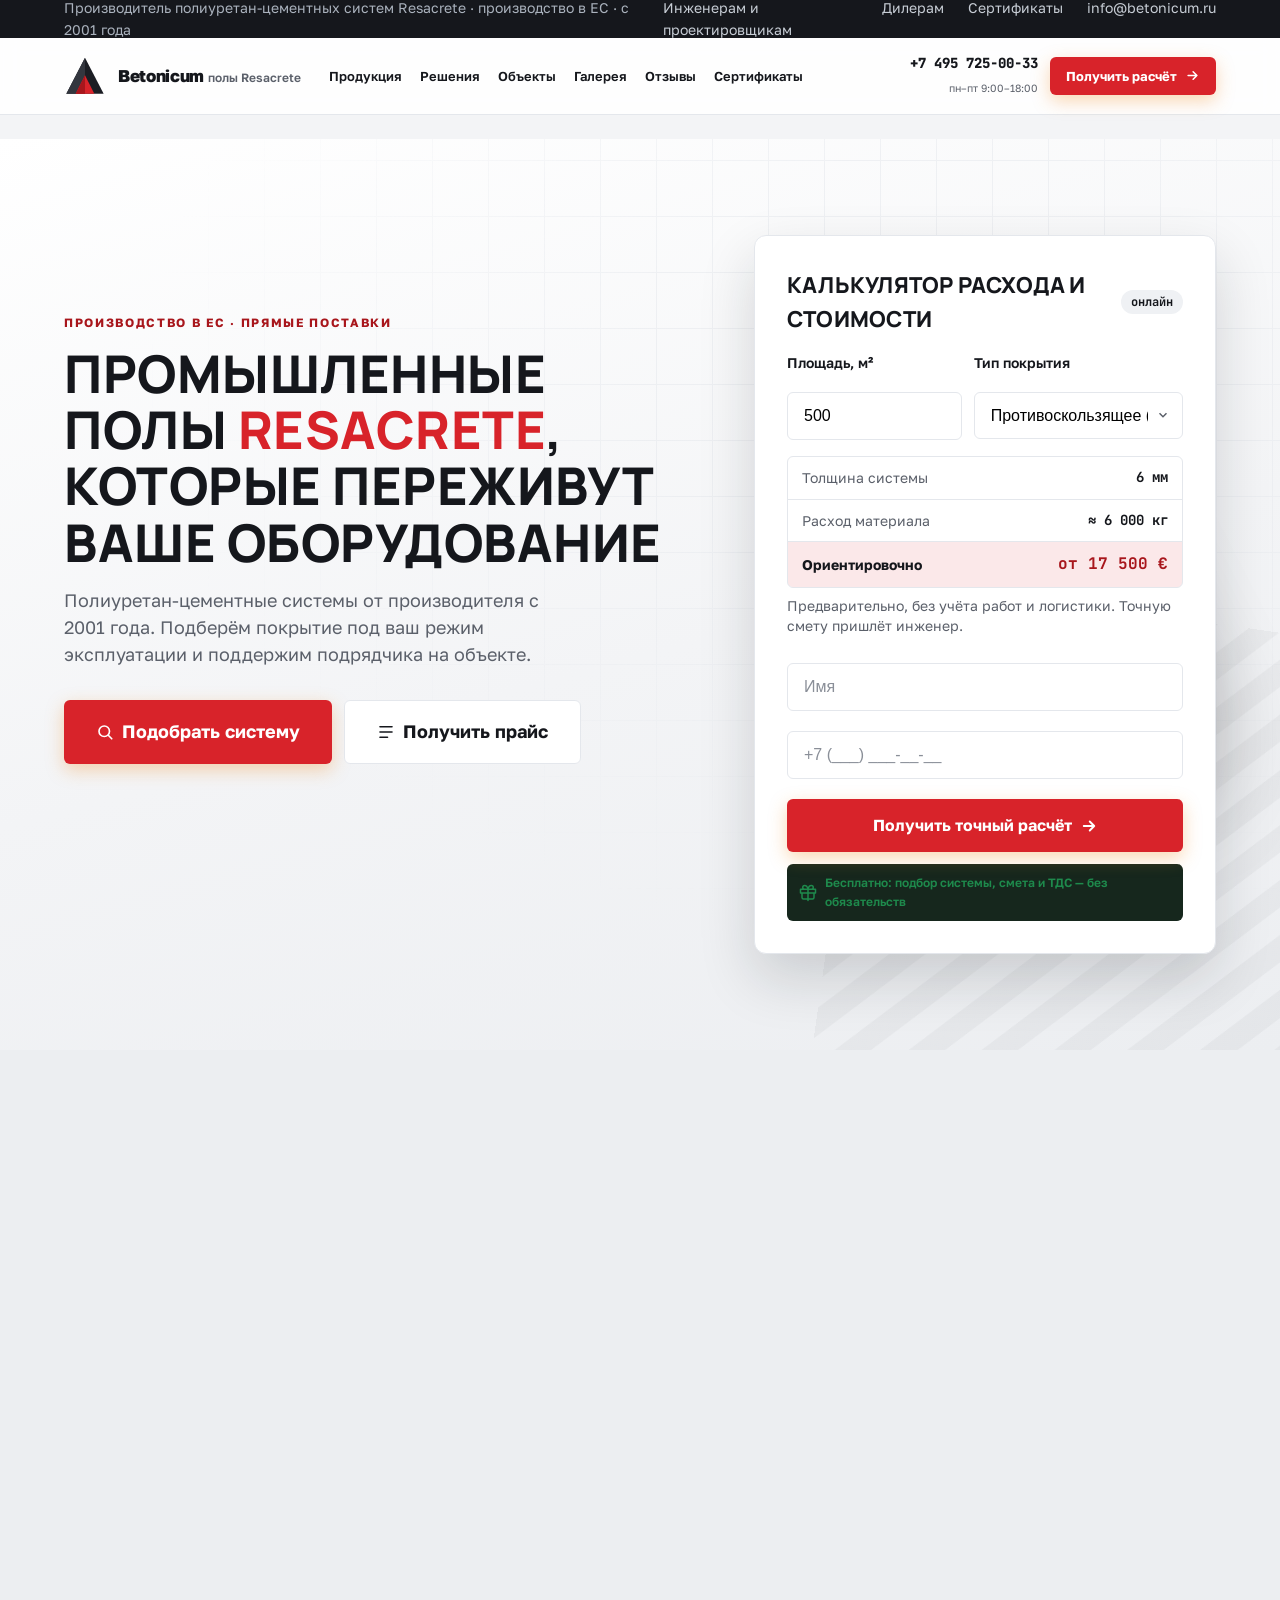
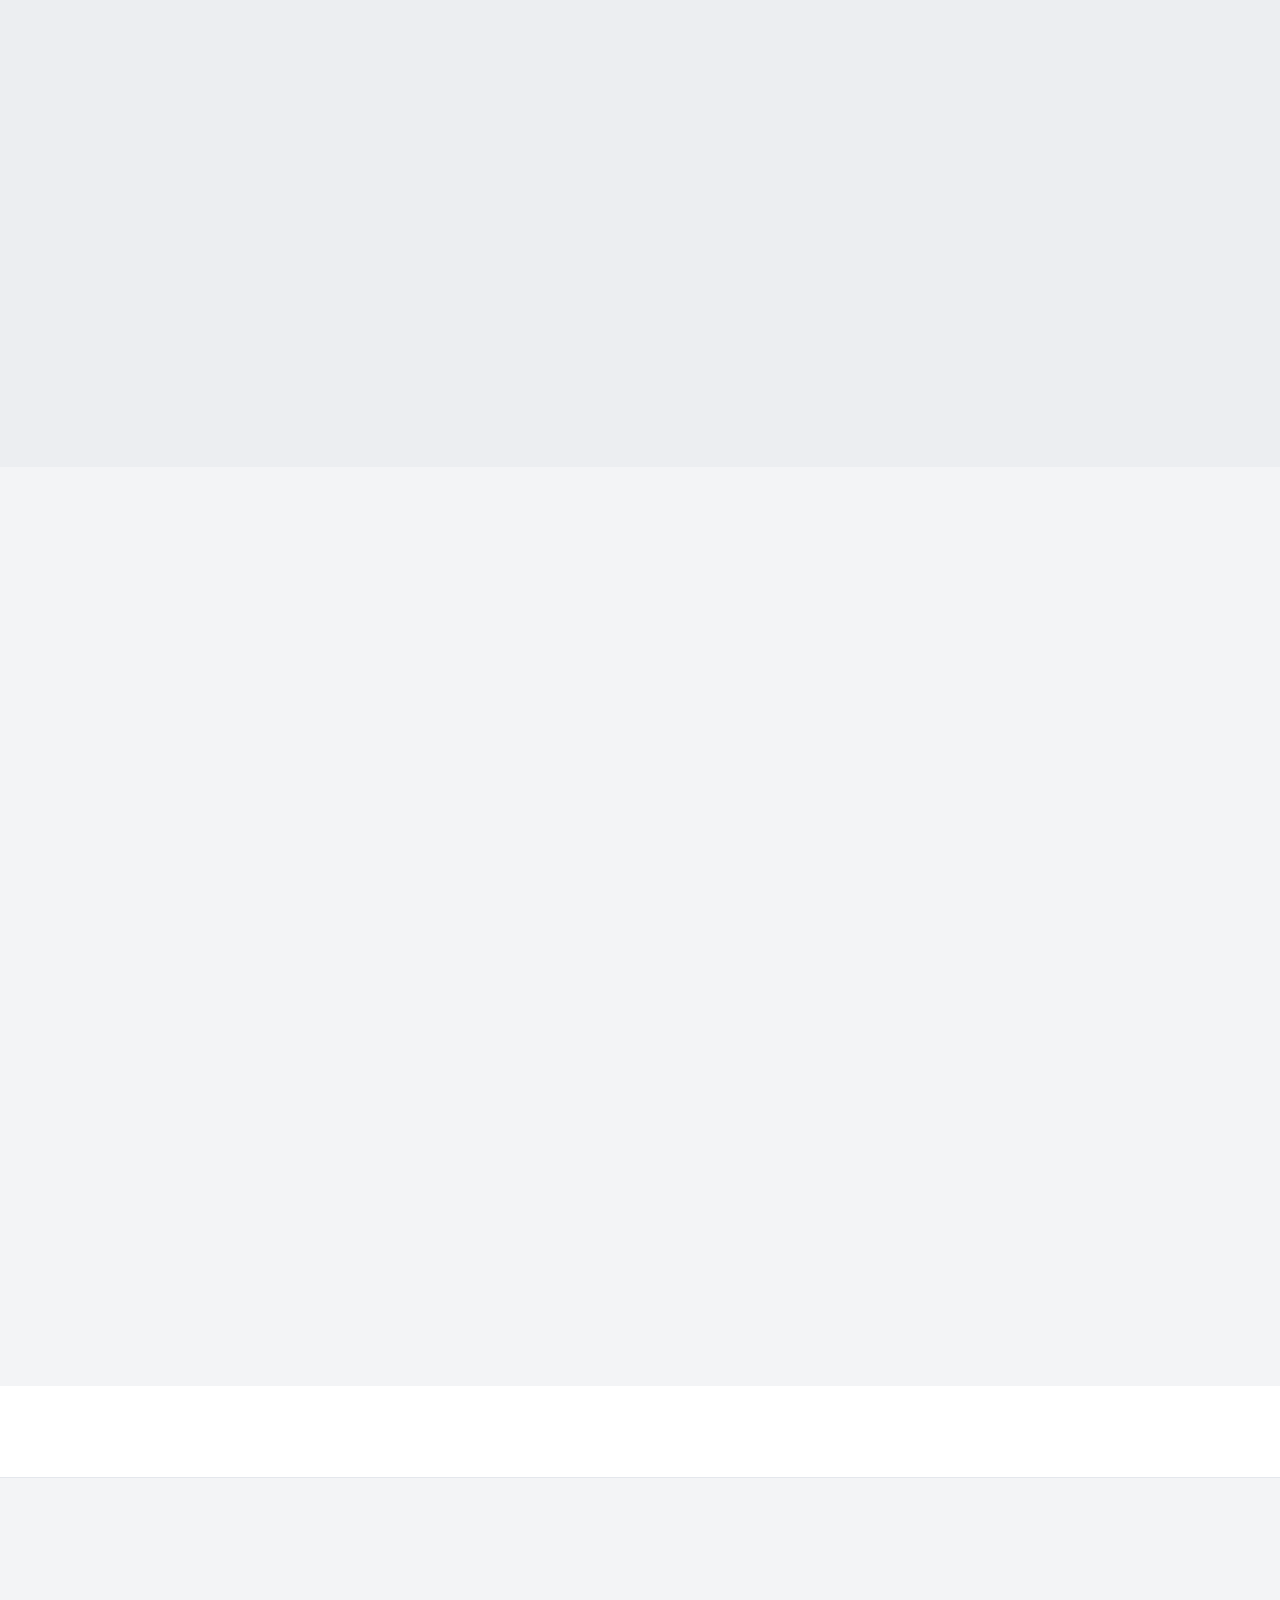
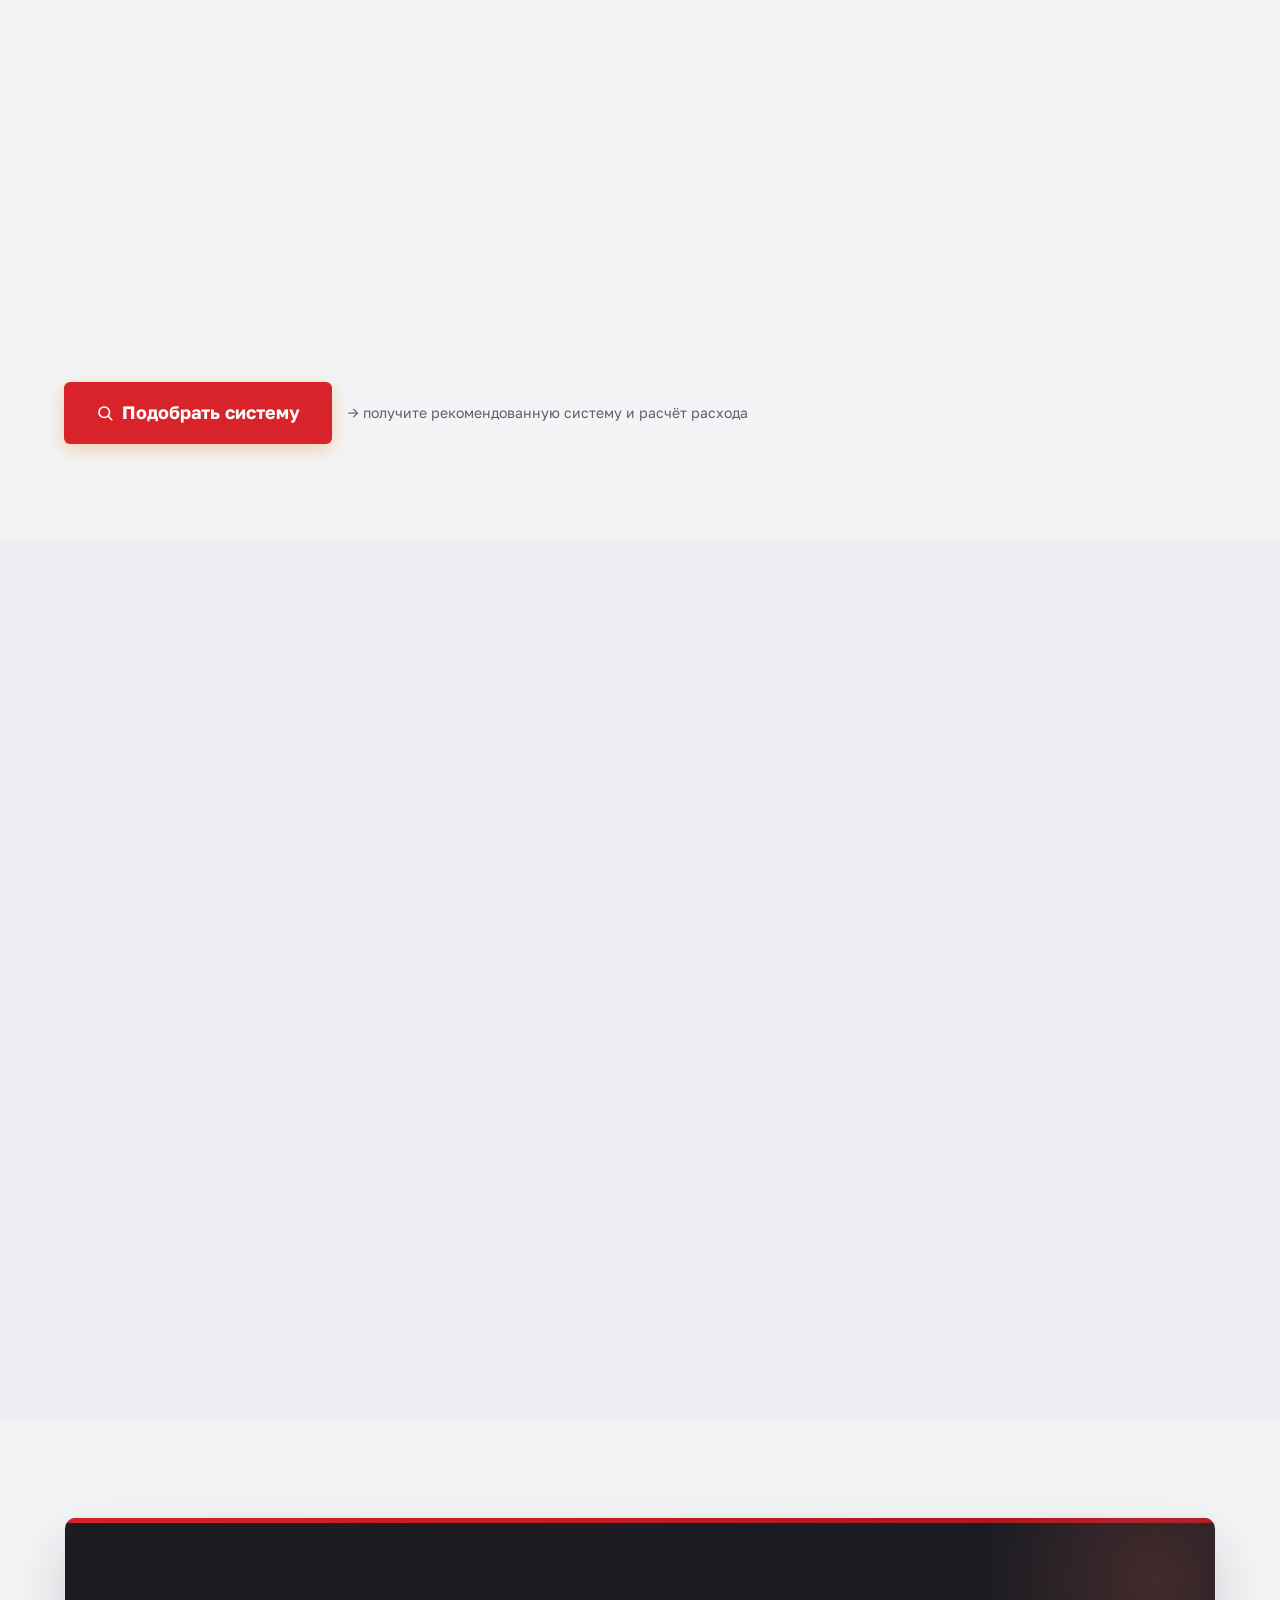
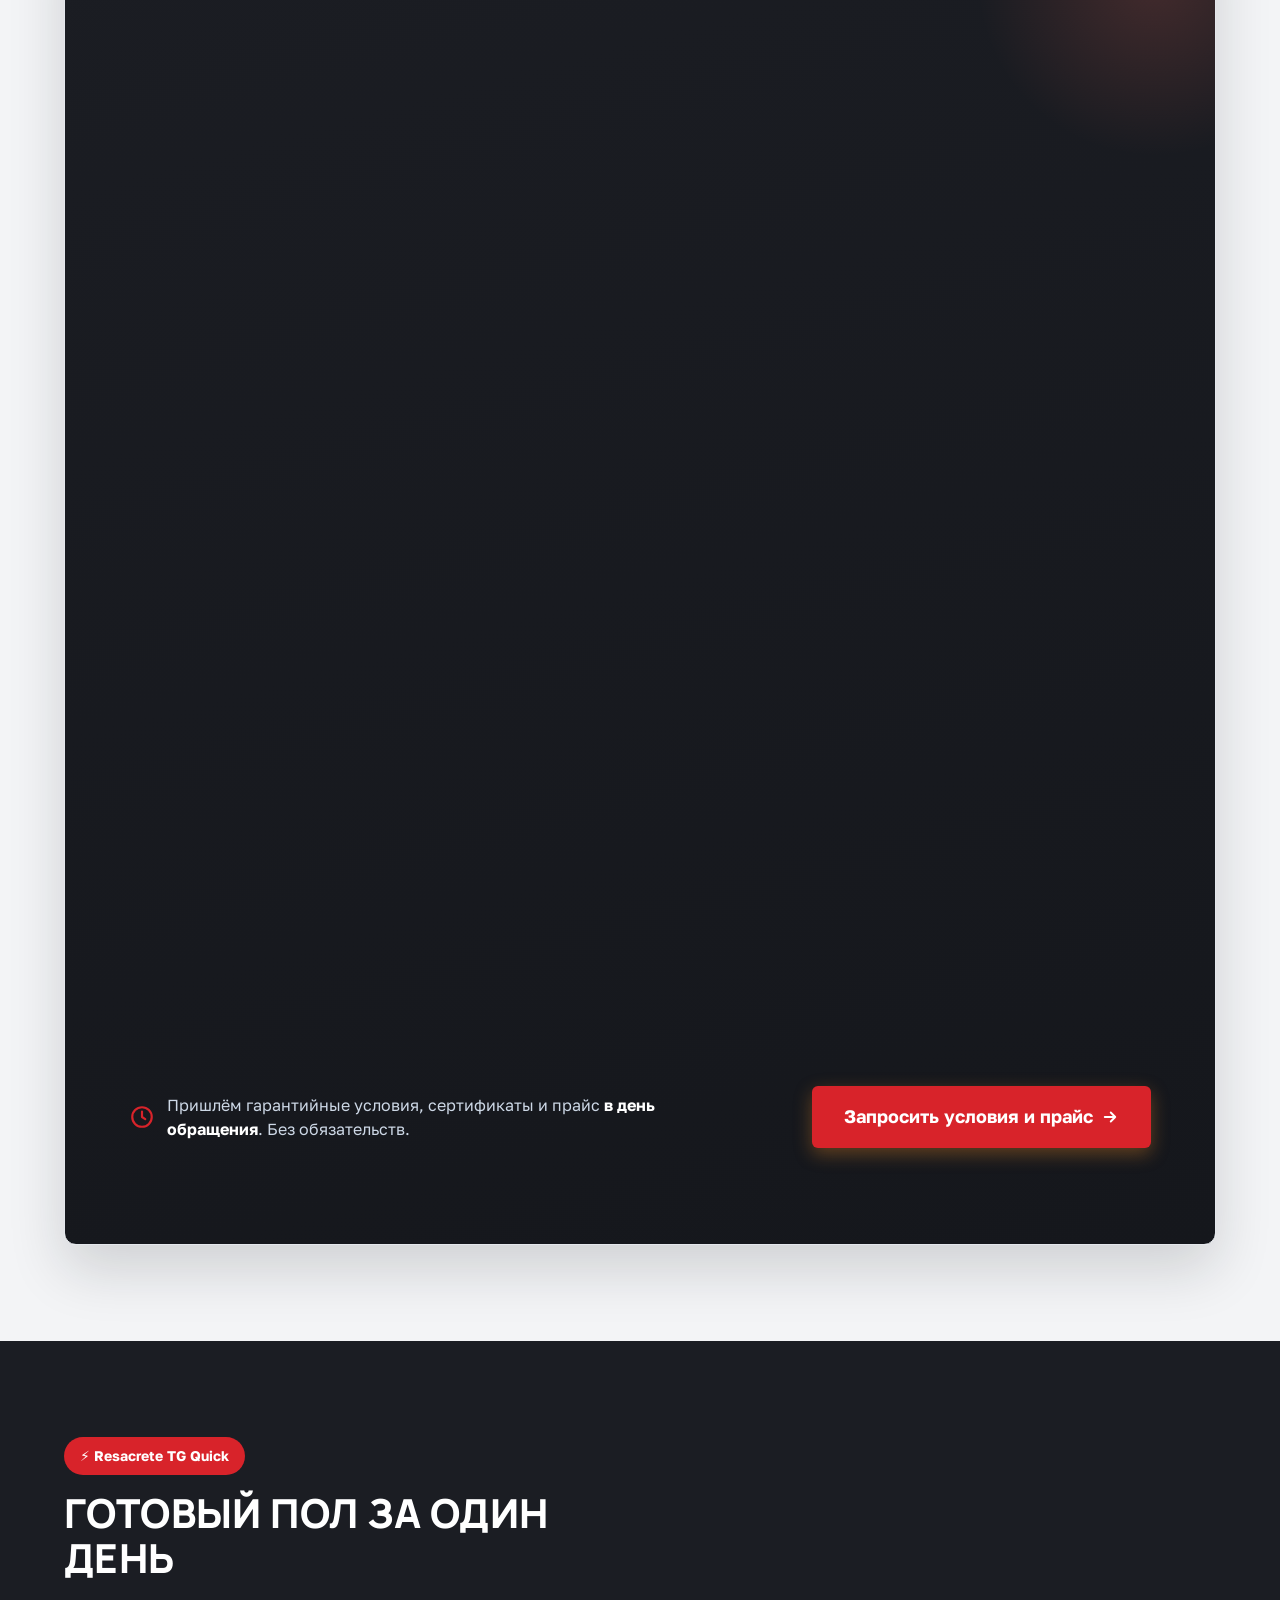
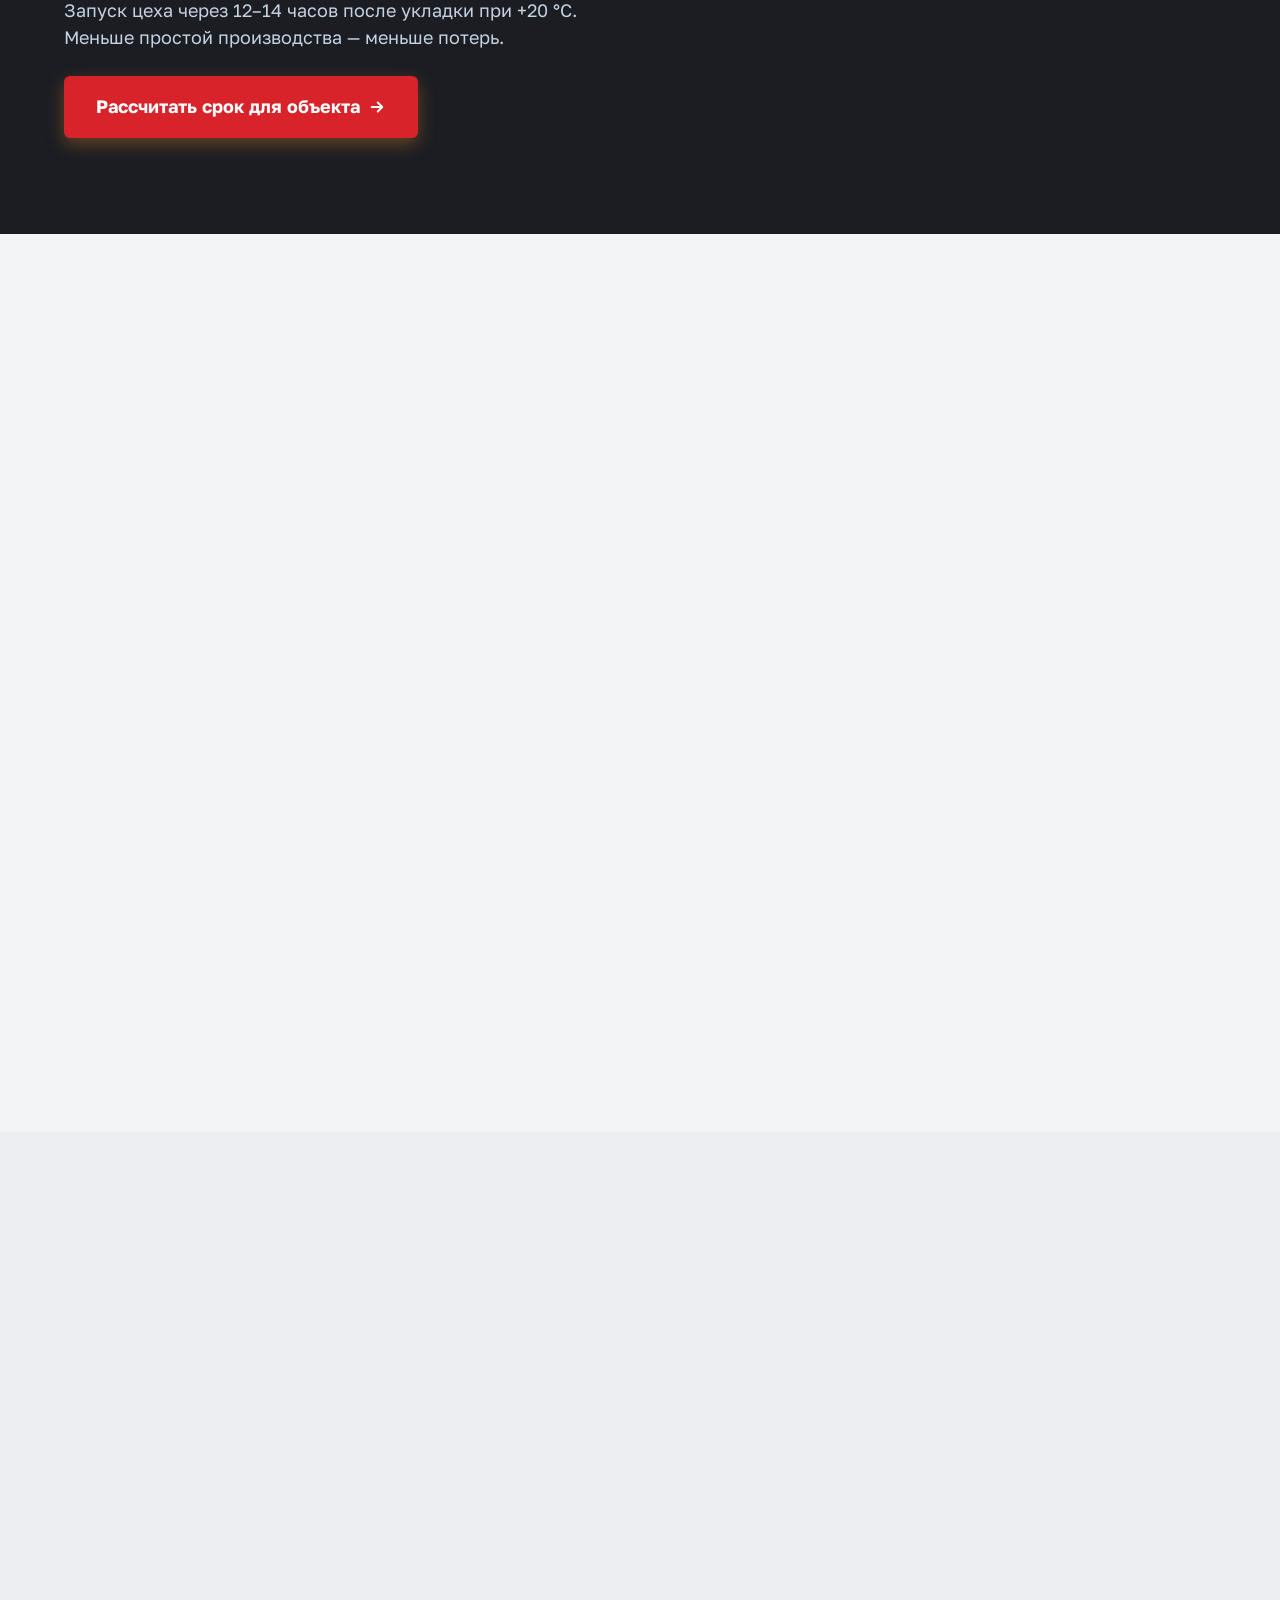
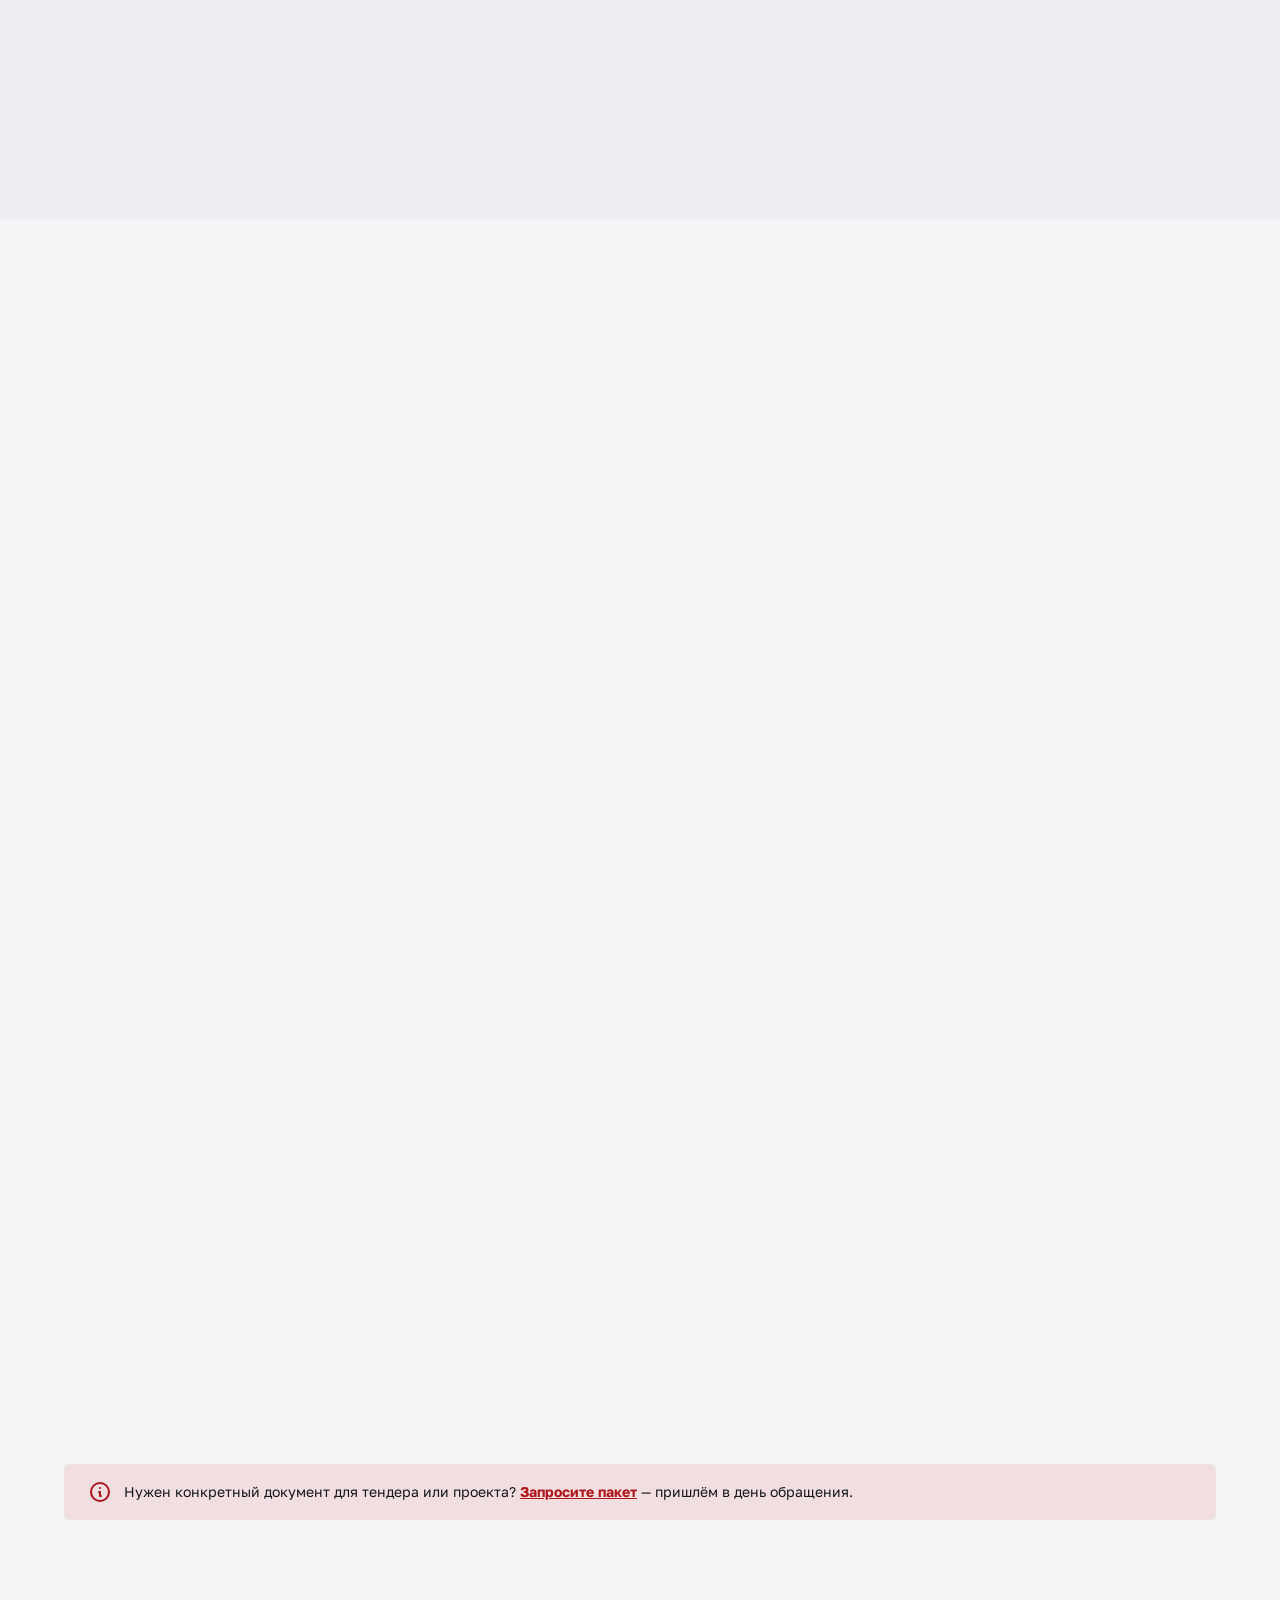
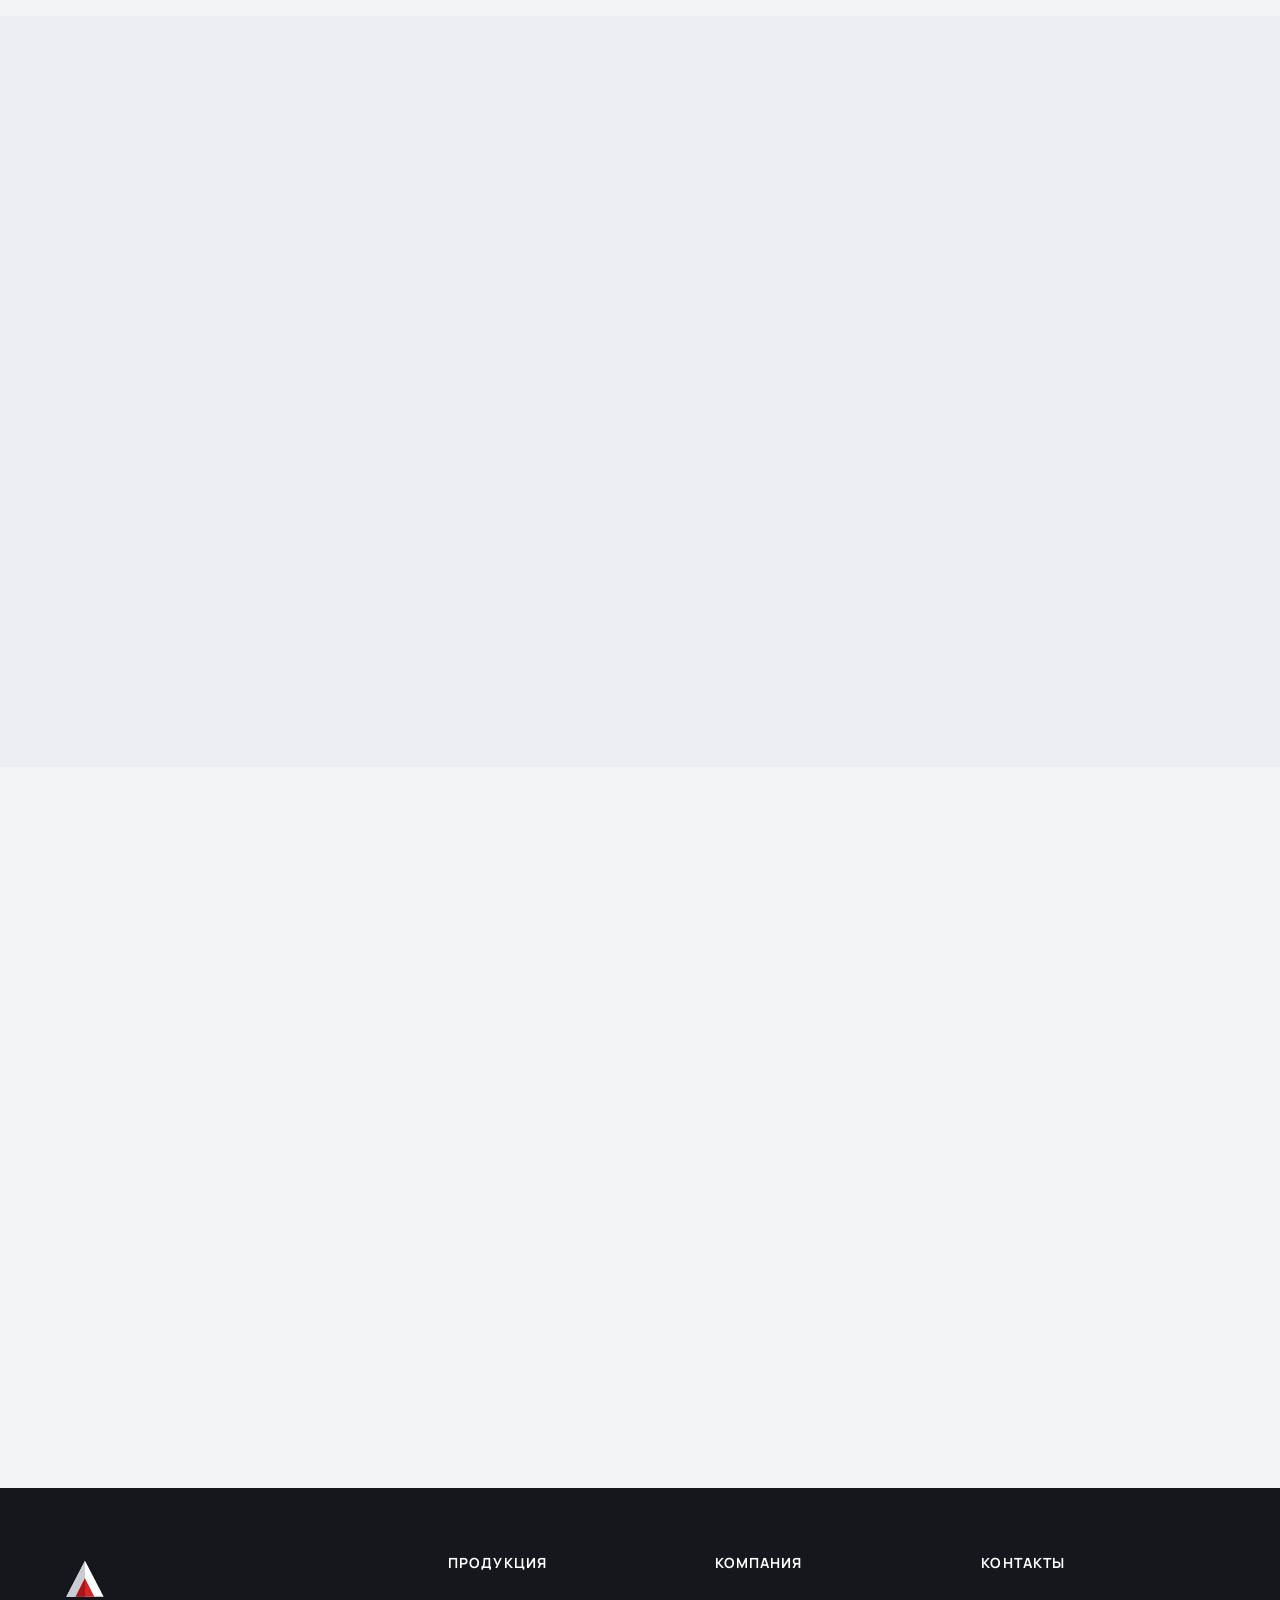
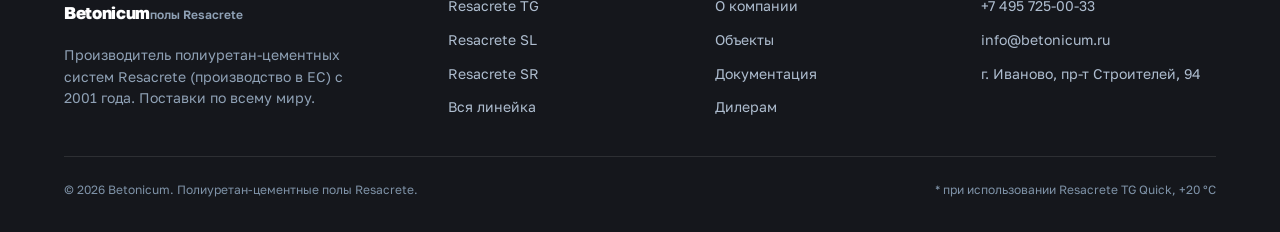
<file: index.html>
<!DOCTYPE html>
<!-- Корень демо-хостинга → полноценная первая страница сайта (site/).
     Прототип первого экрана PWA доступен отдельно по адресу pwa/app/. -->
<html lang="ru">
<head>
<meta charset="utf-8">
<meta http-equiv="refresh" content="0; url=site/">
<title>Betonicum — демо первой страницы</title>
</head>
<body>
<p><a href="site/">Открыть первую страницу сайта Betonicum</a> ·
   <a href="pwa/app/">мобильный прототип (PWA)</a></p>
</body>
</html>
</file>
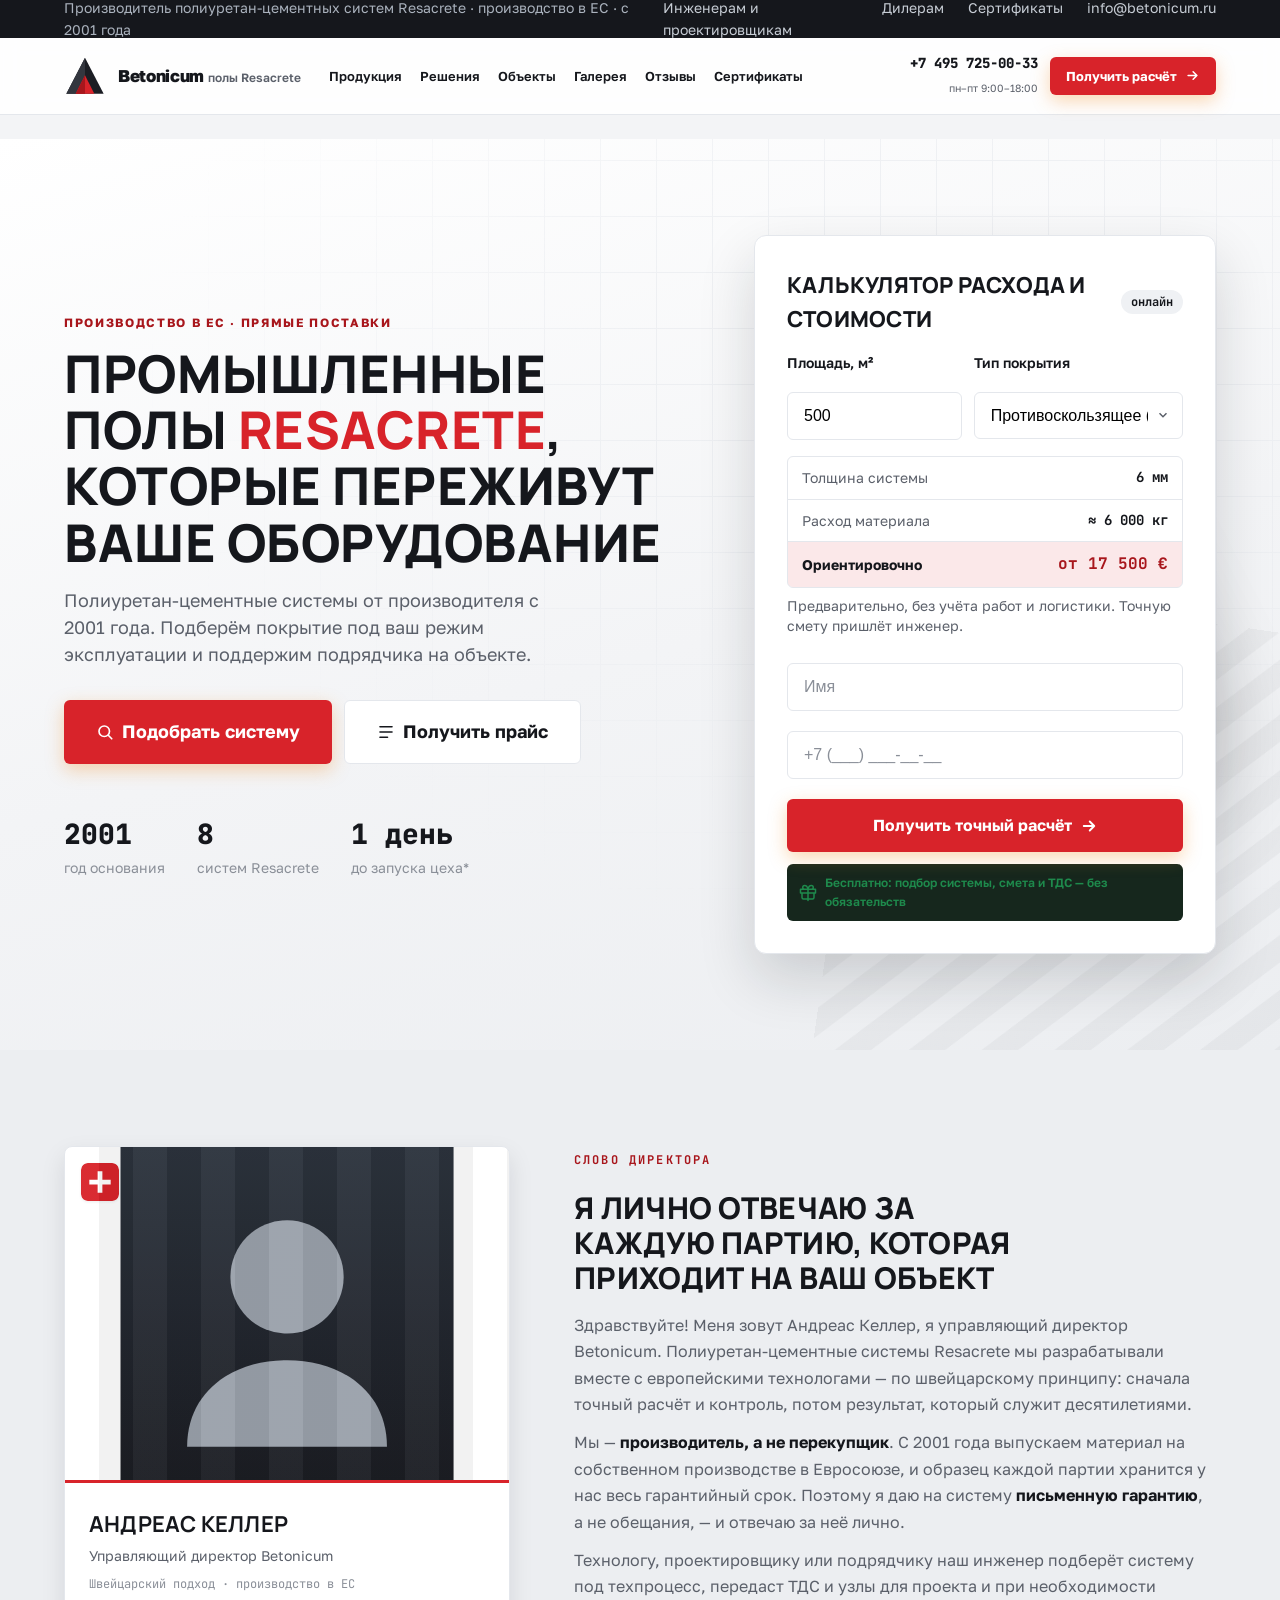
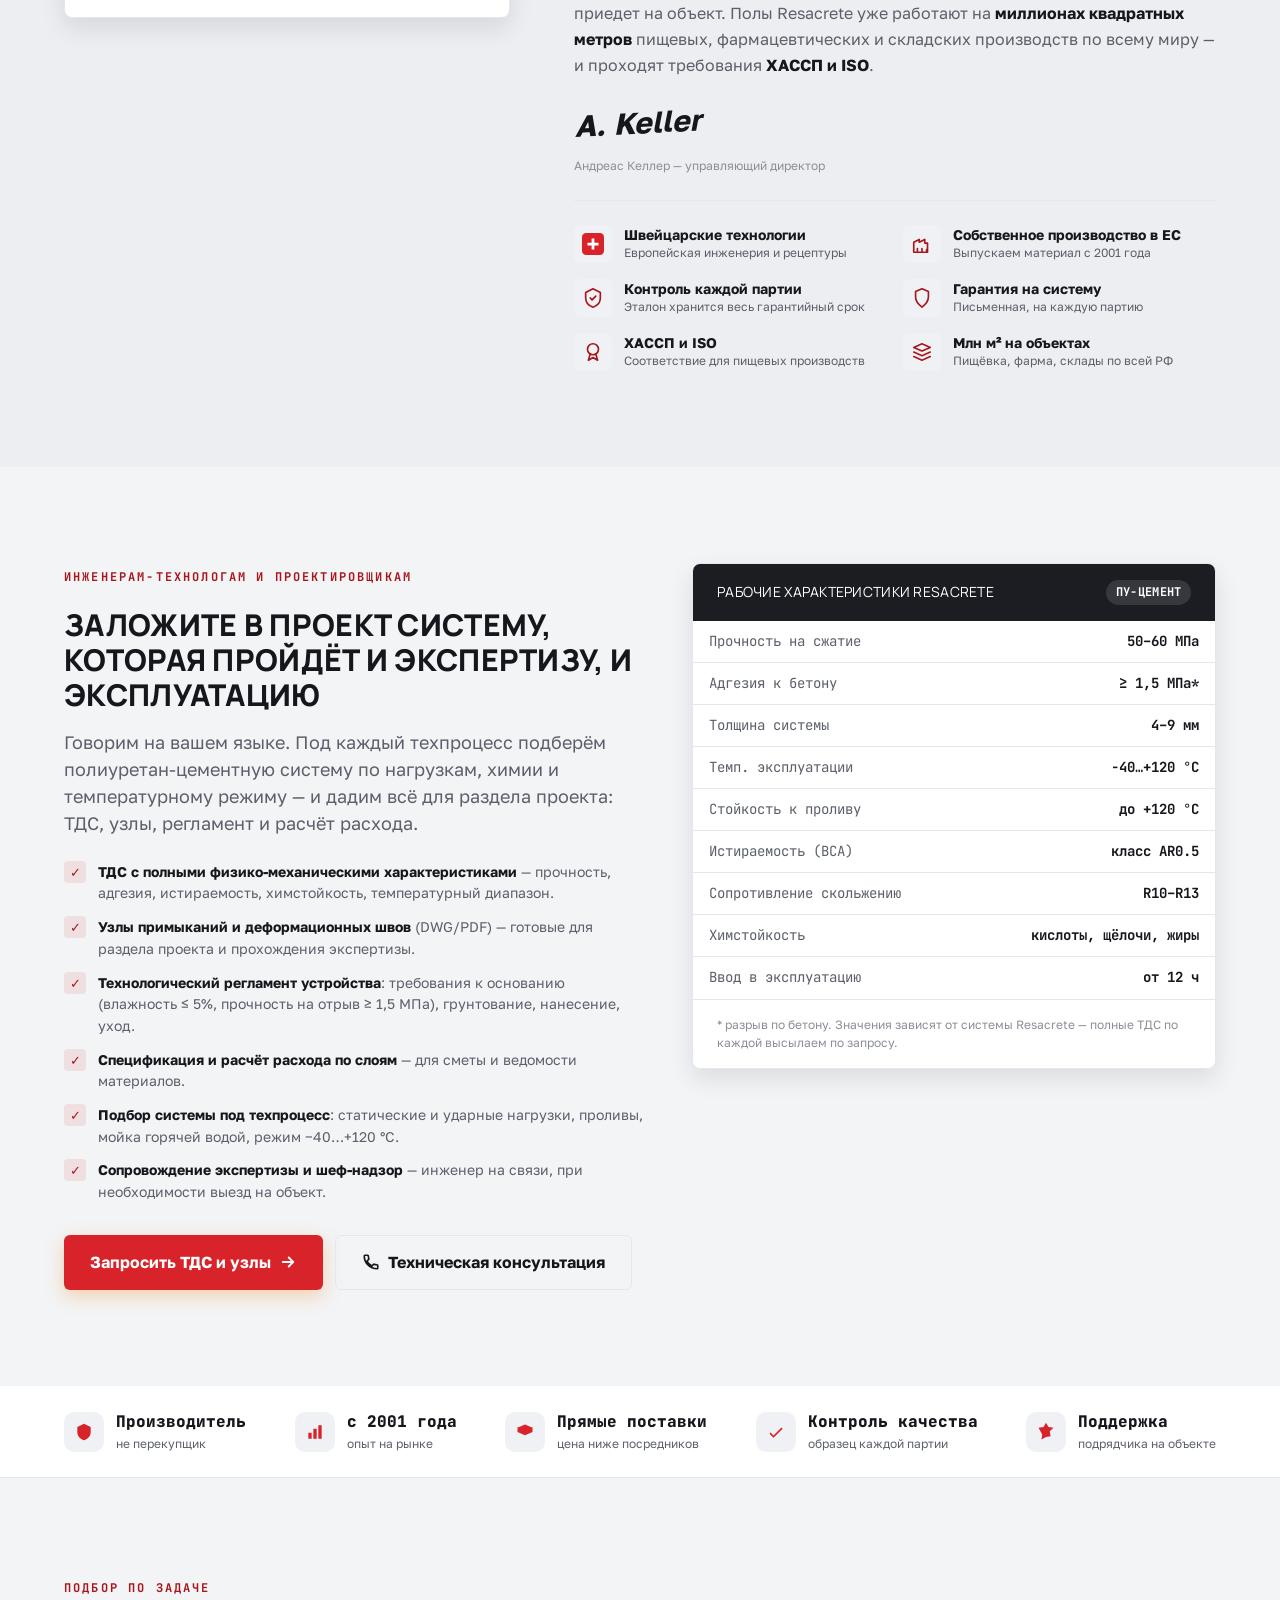
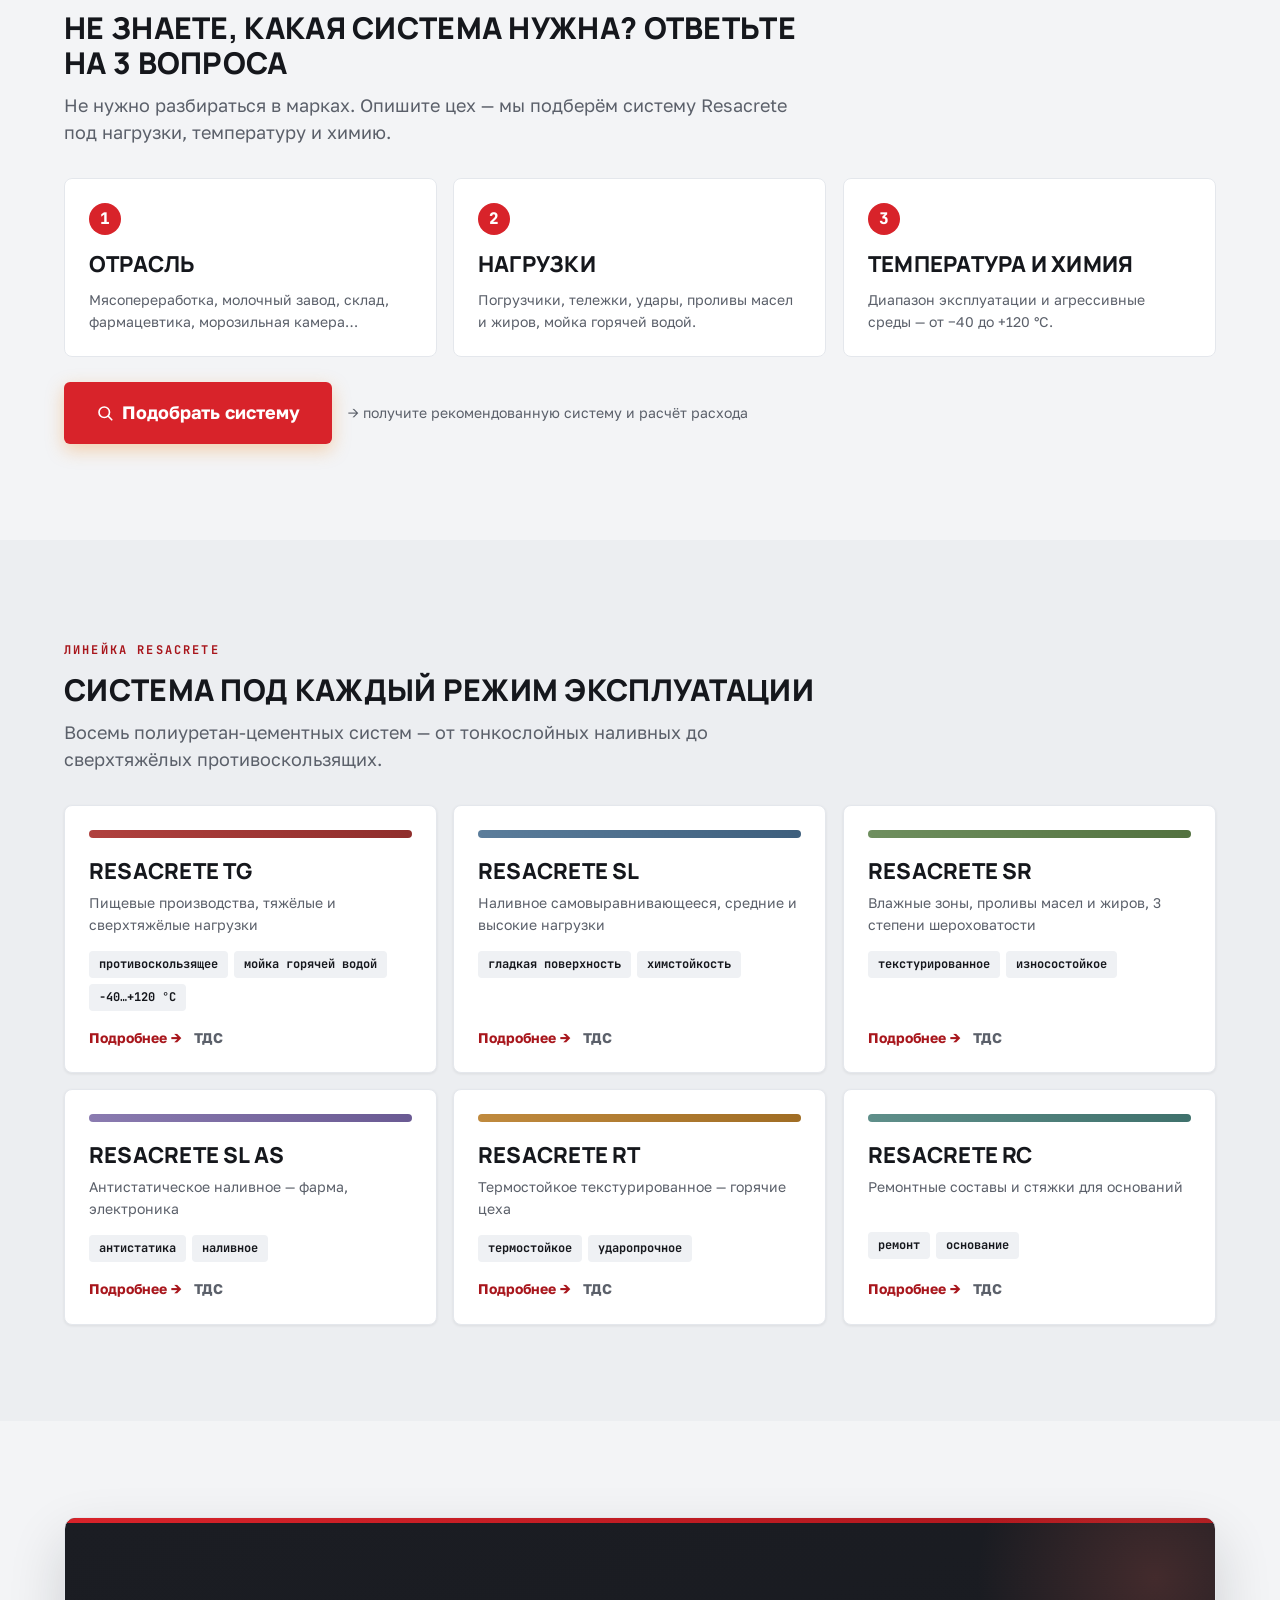
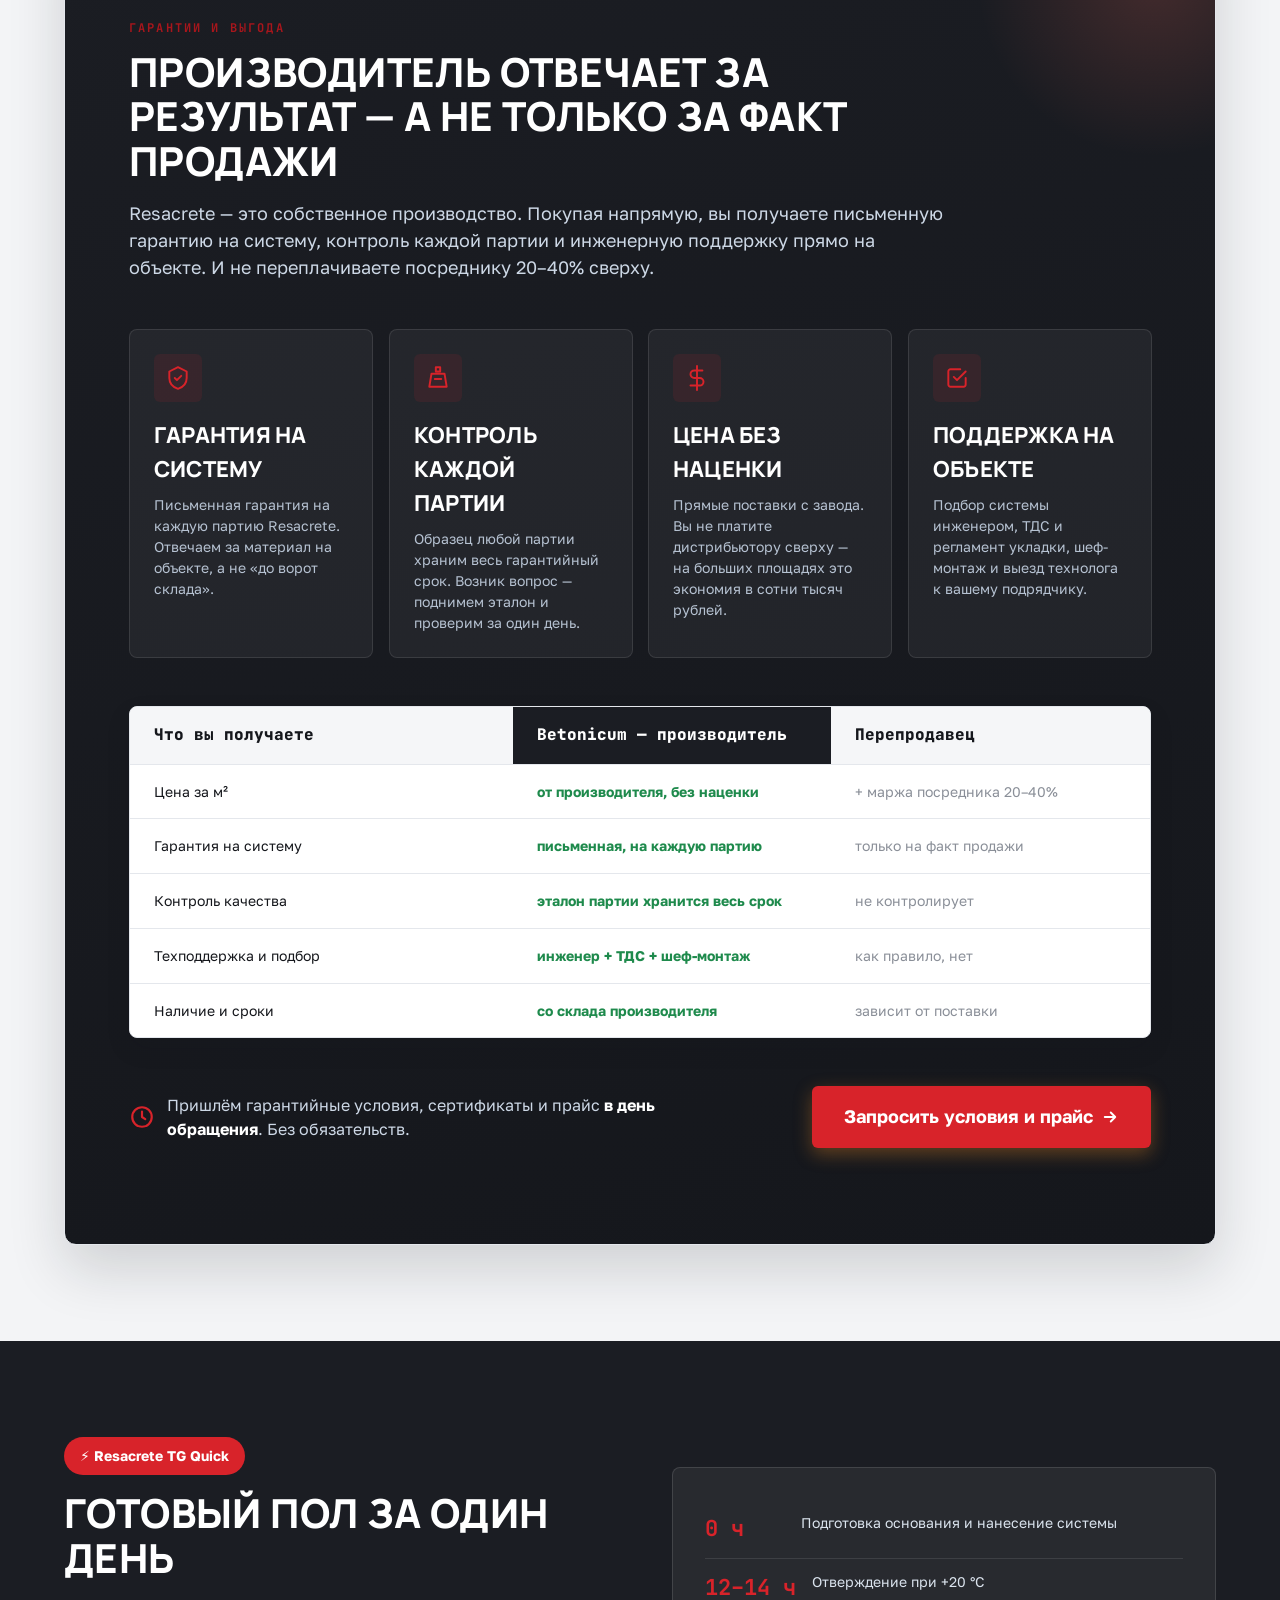
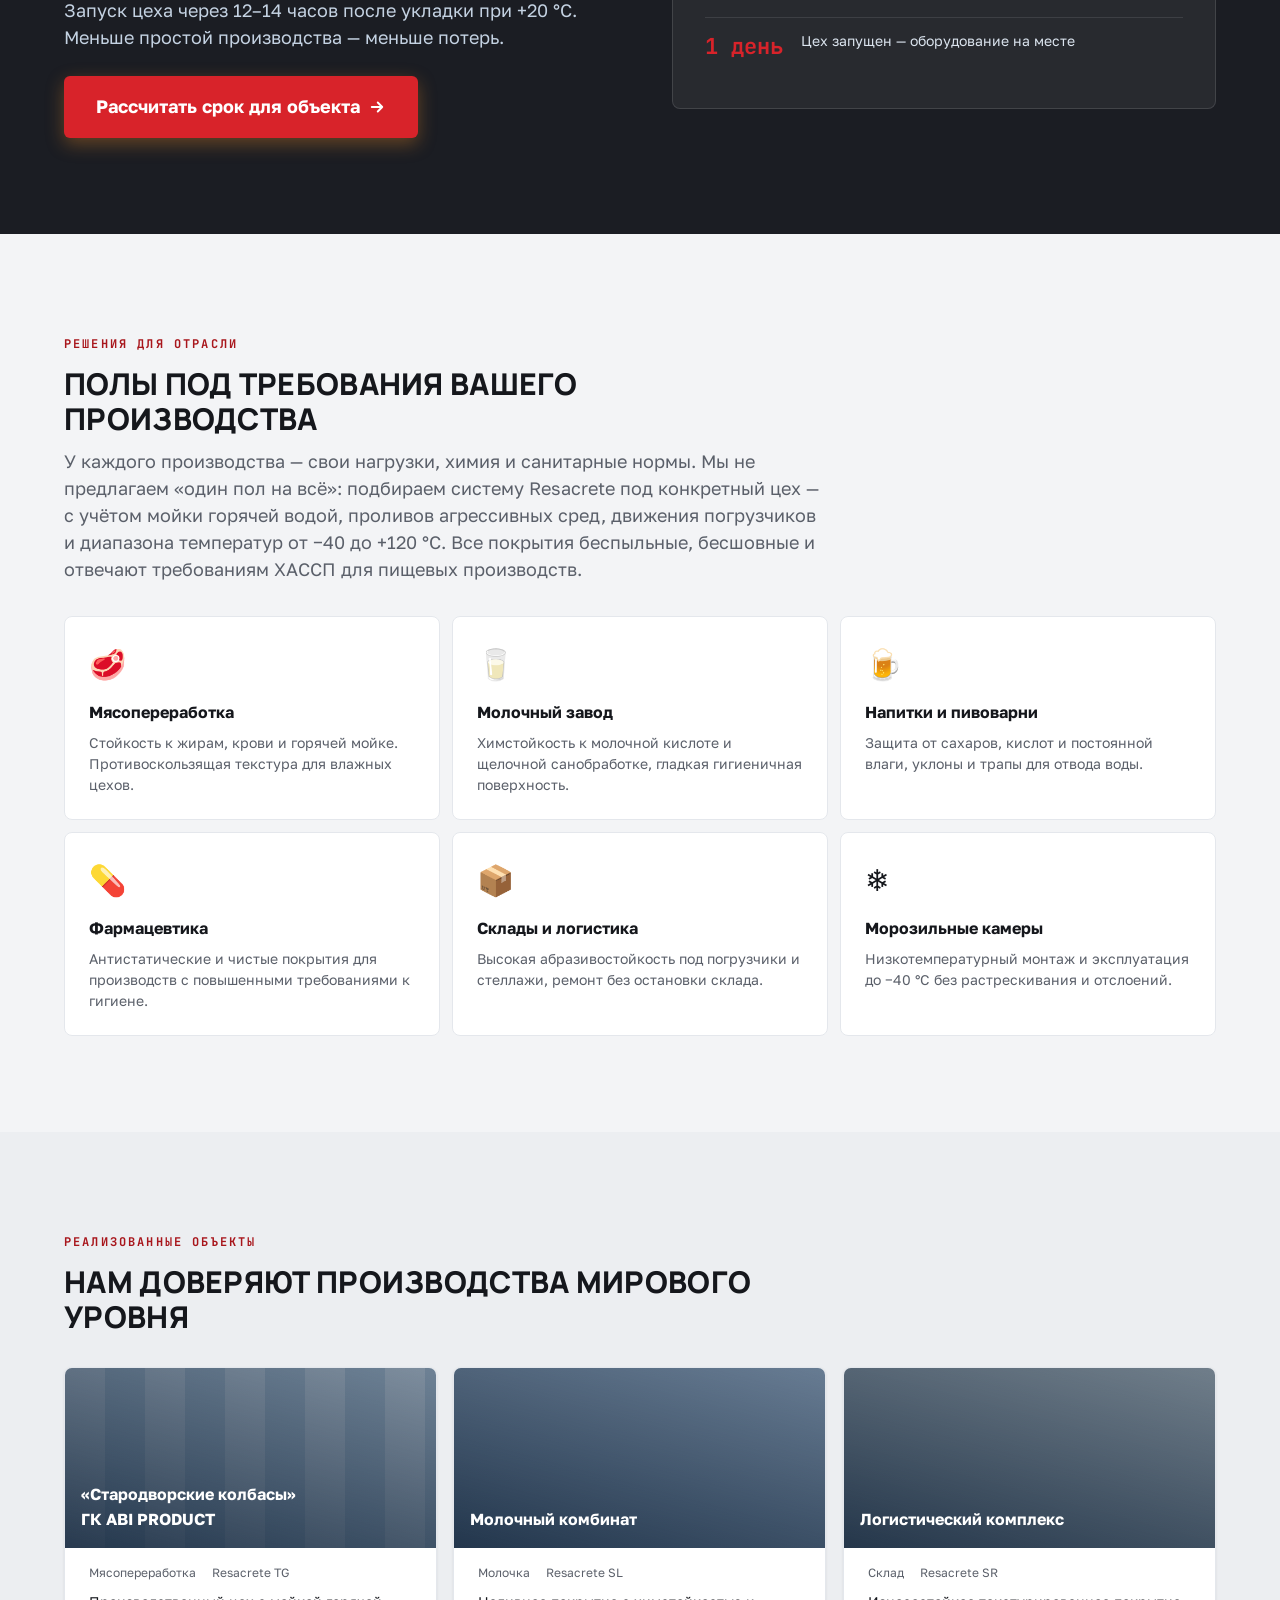
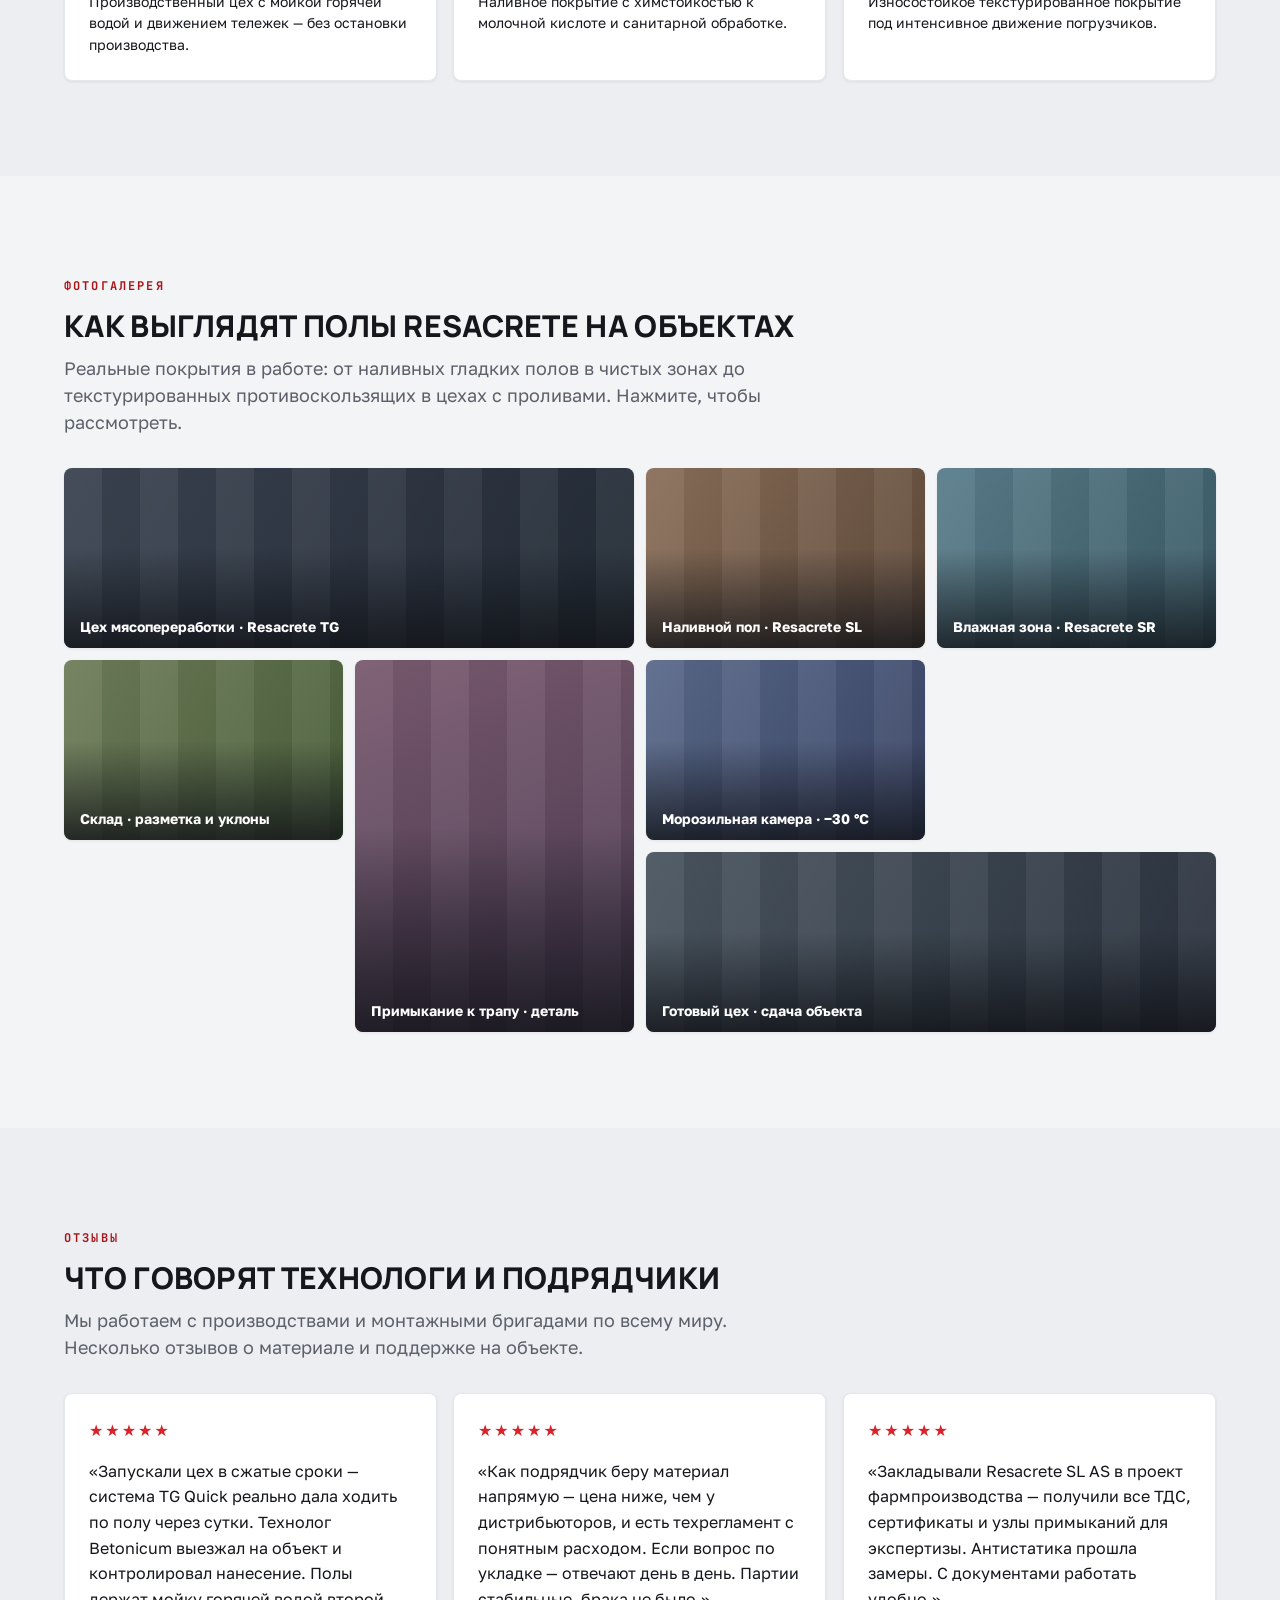
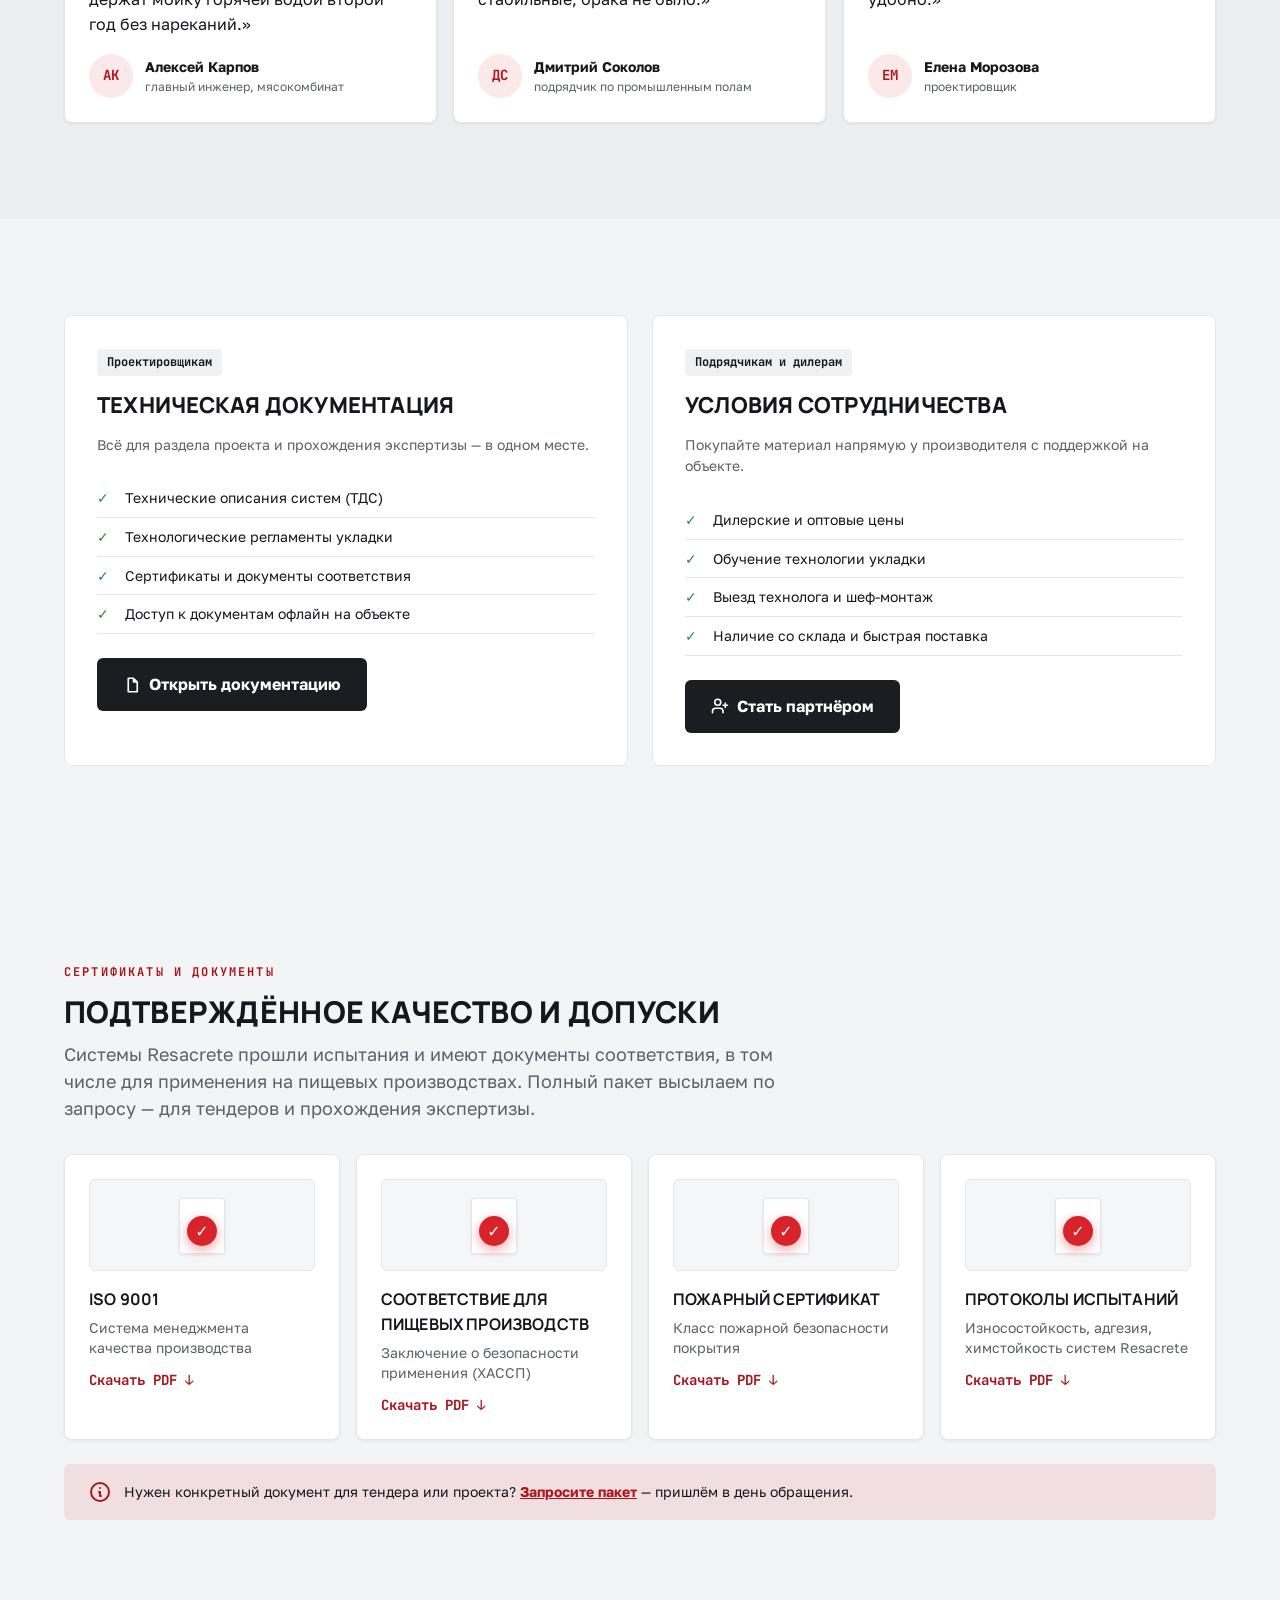
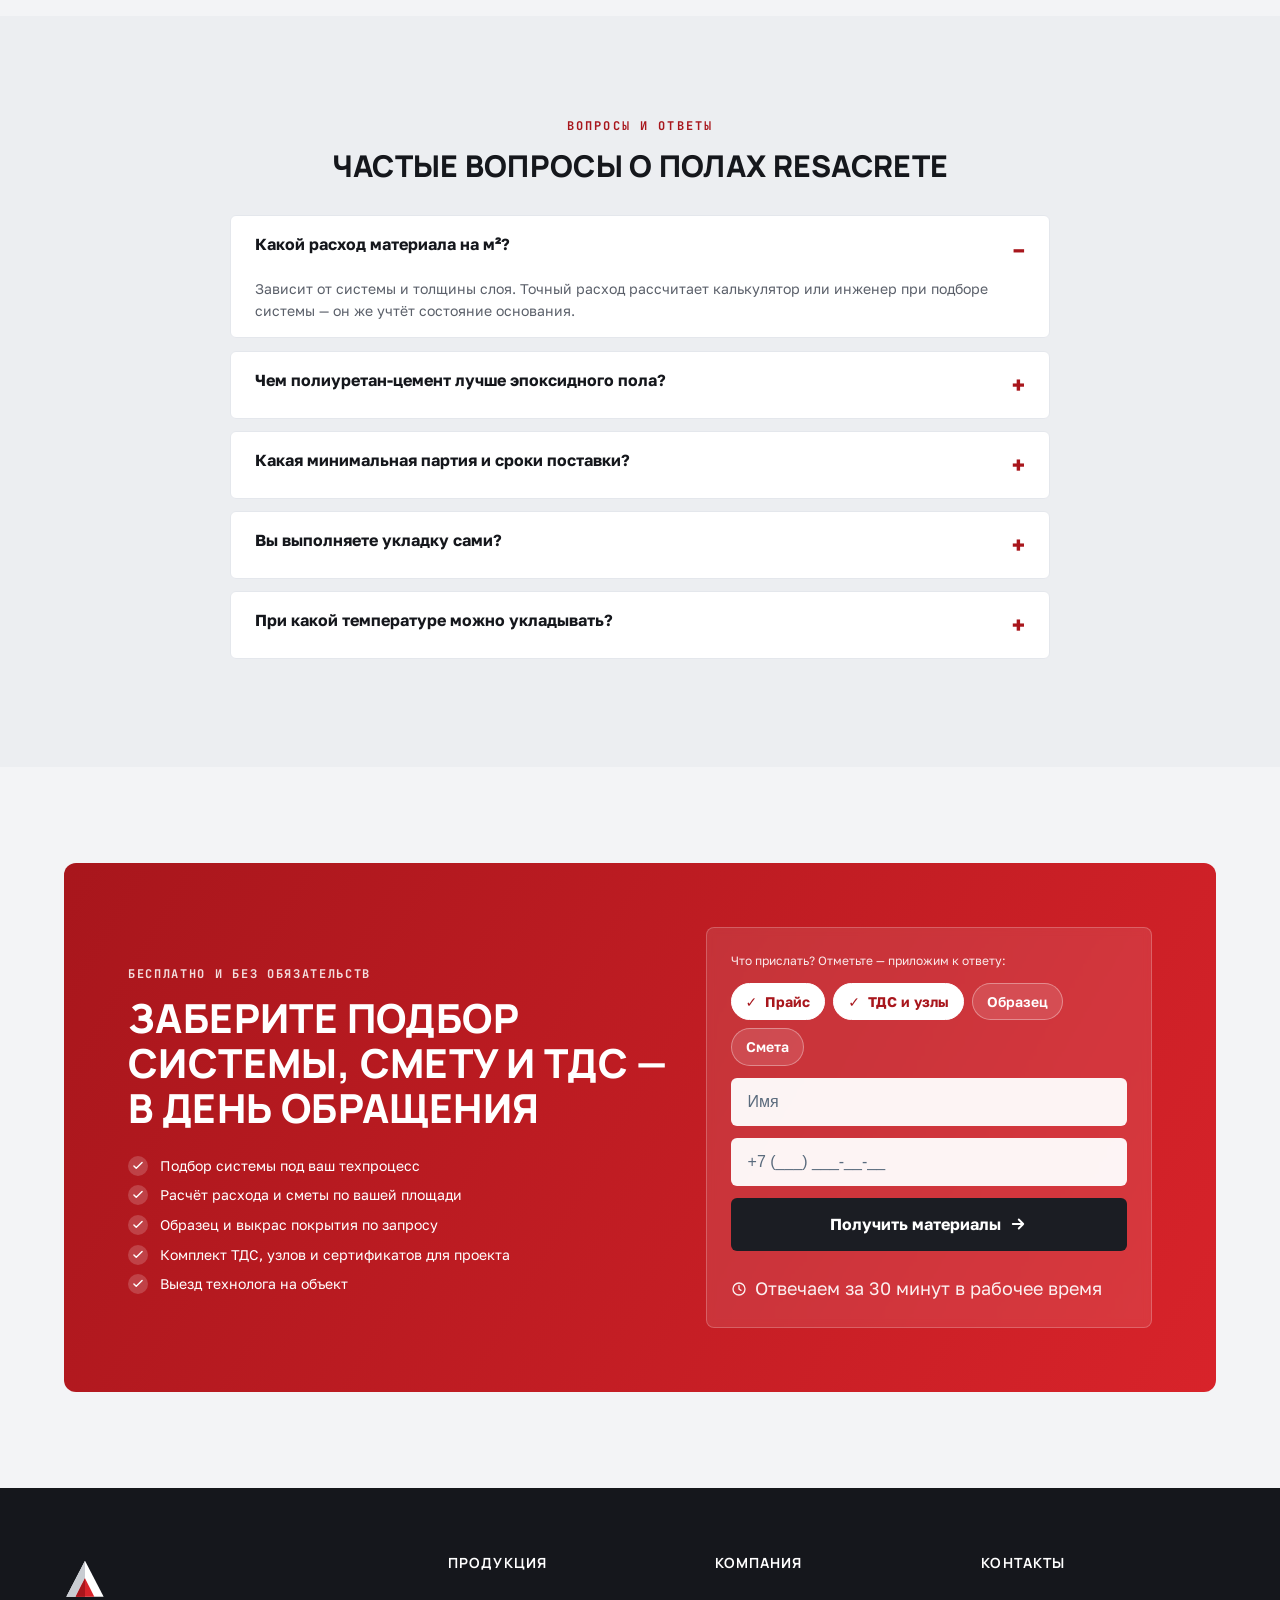
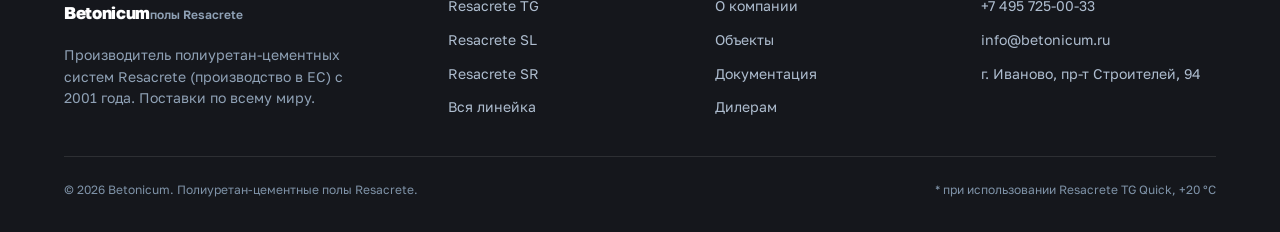
<file: site/index.html>
<!DOCTYPE html>
<html lang="ru">
<head>
<meta charset="utf-8">
<meta name="viewport" content="width=device-width, initial-scale=1">
<!-- SEO по шаблону из docs/seo-analysis.md -->
<title>Полиуретан-цементные полы Resacrete от производителя — Betonicum</title>
<meta name="description" content="Производим полиуретан-цементные системы Resacrete с 2001 года. Прямые поставки, подбор системы под отрасль, готовый пол за один день. Техдокументация и поддержка подрядчика.">
<link rel="preconnect" href="https://fonts.googleapis.com">
<link rel="preconnect" href="https://fonts.gstatic.com" crossorigin>
<link href="https://fonts.googleapis.com/css2?family=Manrope:wght@500;600;700;800&family=Golos+Text:wght@400;500;600;700&family=JetBrains+Mono:wght@500;700&display=swap" rel="stylesheet">
<link rel="stylesheet" href="styles.css">
<script type="application/ld+json">
{"@context":"https://schema.org","@type":"Organization","name":"Betonicum","url":"https://betonicum.ru/","foundingDate":"2001","brand":{"@type":"Brand","name":"Resacrete"},"contactPoint":{"@type":"ContactPoint","telephone":"+7-495-725-00-33","contactType":"sales","areaServed":"Worldwide"}}
</script>
</head>
<body>

<!-- ===== TOPBAR ===== -->
<div class="topbar">
  <div class="container">
    <span>Производитель полиуретан-цементных систем Resacrete · производство в ЕС · с 2001 года</span>
    <div class="topbar__links">
      <a href="#engineers">Инженерам и проектировщикам</a>
      <a href="#dealers">Дилерам</a>
      <a href="#certs">Сертификаты</a>
      <a href="mailto:info@betonicum.ru">info@betonicum.ru</a>
    </div>
  </div>
</div>

<!-- ===== HEADER ===== -->
<header class="header">
  <div class="container">
    <a class="brand" href="/">
      <svg class="brand__mark" viewBox="420 235 360 345" aria-hidden="true">
        <path d="M600 250 L760 560 L440 560 Z" fill="#1B1D23"/>
        <path d="M600 250 L600 560 L440 560 Z" fill="#33363E"/>
        <path d="M600 400 L680 560 L520 560 Z" fill="#D8232A"/>
        <path d="M600 400 L600 560 L520 560 Z" fill="#A8161C"/>
      </svg>
      <span>
        <span class="brand__name">Betonicum</span>
        <span class="brand__sub">полы Resacrete</span>
      </span>
    </a>
    <nav class="nav">
      <a href="#systems">Продукция</a>
      <a href="#industries">Решения</a>
      <a href="#cases">Объекты</a>
      <a href="#gallery">Галерея</a>
      <a href="#reviews">Отзывы</a>
      <a href="#certs">Сертификаты</a>
    </nav>
    <div class="header__actions">
      <a class="header__phone" href="tel:+74957250033">
        <b>+7 495 725-00-33</b>
        <span>пн–пт 9:00–18:00</span>
      </a>
      <a class="btn btn--primary" href="#quote">Получить расчёт<svg class="btn__ic btn__ic--arrow" viewBox="0 0 24 24" fill="none" stroke="currentColor" stroke-width="2.5" stroke-linecap="round" stroke-linejoin="round"><path d="M5 12h14M13 6l6 6-6 6"/></svg></a>
    </div>
  </div>
</header>

<!-- ===== HERO ===== -->
<section class="hero">
  <div class="container">
    <div class="hero__text">
      <span class="hero__overline">Производство в ЕС · прямые поставки</span>
      <h1>Промышленные полы <em>Resacrete</em>, которые переживут ваше оборудование</h1>
      <p class="hero__lead">Полиуретан-цементные системы от производителя с 2001 года. Подберём покрытие под ваш режим эксплуатации и поддержим подрядчика на объекте.</p>
      <div class="hero__cta">
        <a class="btn btn--primary btn--lg" href="#wizard"><svg class="btn__ic btn__ic--spin" viewBox="0 0 24 24" fill="none" stroke="currentColor" stroke-width="2.2" stroke-linecap="round" stroke-linejoin="round"><circle cx="11" cy="11" r="7"/><path d="M21 21l-4.3-4.3"/></svg>Подобрать систему</a>
        <a class="btn btn--ghost-light btn--lg" href="#price"><svg class="btn__ic" viewBox="0 0 24 24" fill="none" stroke="currentColor" stroke-width="2.2" stroke-linecap="round" stroke-linejoin="round"><path d="M4 5h16M4 12h16M4 19h10"/></svg>Получить прайс</a>
      </div>
      <div class="hero__facts">
        <div><b class="count" data-count="2001">2001</b><span>год основания</span></div>
        <div><b class="count" data-count="8">8</b><span>систем Resacrete</span></div>
        <div><b>1 день</b><span>до запуска цеха*</span></div>
      </div>
    </div>

    <aside class="quote-card calc" id="quote">
      <div class="calc__head">
        <h3>Калькулятор расхода и стоимости</h3>
        <span class="badge badge--neutral">онлайн</span>
      </div>
      <div class="calc__grid">
        <label class="field-group">
          <span class="field-label">Площадь, м²</span>
          <input class="field" id="calc-area" type="number" min="1" step="50" value="500" inputmode="numeric">
        </label>
        <label class="field-group">
          <span class="field-label">Тип покрытия</span>
          <select class="field" id="calc-sys">
            <option value="sl">Наливное гладкое (SL)</option>
            <option value="tg" selected>Противоскользящее (TG)</option>
            <option value="sr">Износостойкое (SR)</option>
            <option value="as">Антистатическое (SL AS)</option>
          </select>
        </label>
      </div>
      <div class="calc__out">
        <div class="calc__row"><span>Толщина системы</span><b id="calc-th">6 мм</b></div>
        <div class="calc__row"><span>Расход материала</span><b id="calc-kg">≈ 6 000 кг</b></div>
        <div class="calc__row calc__row--total"><span>Ориентировочно</span><b id="calc-sum">от 17 500 €</b></div>
      </div>
      <p class="calc__hint">Предварительно, без учёта работ и логистики. Точную смету пришлёт инженер.</p>
      <form class="calc__form" id="lead-hero">
        <input class="field" type="text" placeholder="Имя" autocomplete="name">
        <input class="field" type="tel" placeholder="+7 (___) ___-__-__" autocomplete="tel" inputmode="tel">
        <button class="btn btn--primary btn--block" type="submit">Получить точный расчёт<svg class="btn__ic btn__ic--arrow" viewBox="0 0 24 24" fill="none" stroke="currentColor" stroke-width="2.5" stroke-linecap="round" stroke-linejoin="round"><path d="M5 12h14M13 6l6 6-6 6"/></svg></button>
      </form>
      <div class="calc__perk">
        <svg viewBox="0 0 24 24" fill="none" stroke="currentColor" stroke-width="2" stroke-linecap="round" stroke-linejoin="round"><path d="M20 12v6a2 2 0 01-2 2H6a2 2 0 01-2-2v-6M2 7h20v5H2zM12 22V7M12 7H7.5a2.5 2.5 0 010-5C11 2 12 7 12 7zM12 7h4.5a2.5 2.5 0 000-5C13 2 12 7 12 7z"/></svg>
        <span>Бесплатно: подбор системы, смета и ТДС — без обязательств</span>
      </div>
    </aside>
  </div>
</section>

<!-- ===== ПРИВЕТСТВИЕ ДИРЕКТОРА (второй блок) ===== -->
<section class="section section--concrete" id="director">
  <div class="container">
    <div class="director">
      <div class="director__portrait" data-reveal="left">
        <div class="director__photo">
          <svg class="director__bust" viewBox="0 0 200 200" aria-hidden="true">
            <defs><linearGradient id="dg" x1="0" y1="0" x2="0" y2="1"><stop offset="0" stop-color="#2c333d"/><stop offset="1" stop-color="#1b1d23"/></linearGradient></defs>
            <rect width="200" height="200" fill="url(#dg)"/>
            <circle cx="100" cy="78" r="34" fill="#9aa1ab"/>
            <path d="M40 180c0-33 27-52 60-52s60 19 60 52z" fill="#9aa1ab"/>
          </svg>
          <span class="director__flag" aria-label="Швейцария">
            <svg viewBox="0 0 32 32"><rect width="32" height="32" rx="5" fill="#D8232A"/><path d="M14 7h4v7h7v4h-7v7h-4v-7H7v-4h7z" fill="#fff"/></svg>
          </span>
        </div>
        <div class="director__plate">
          <b>Андреас Келлер</b>
          <span>Управляющий директор Betonicum</span>
          <span class="director__loc">Швейцарский подход · производство в ЕС</span>
        </div>
      </div>

      <div class="director__letter" data-reveal="right">
        <span class="overline">Слово директора</span>
        <h2 class="title">Я лично отвечаю за каждую партию, которая приходит на ваш объект</h2>
        <div class="director__text">
          <p>Здравствуйте! Меня зовут Андреас Келлер, я управляющий директор Betonicum. Полиуретан-цементные системы Resacrete мы разрабатывали вместе с европейскими технологами — по швейцарскому принципу: сначала точный расчёт и контроль, потом результат, который служит десятилетиями.</p>
          <p>Мы — <b>производитель, а не перекупщик</b>. С 2001 года выпускаем материал на собственном производстве в Евросоюзе, и образец каждой партии хранится у нас весь гарантийный срок. Поэтому я даю на систему <b>письменную гарантию</b>, а не обещания, — и отвечаю за неё лично.</p>
          <p>Технологу, проектировщику или подрядчику наш инженер подберёт систему под техпроцесс, передаст ТДС и узлы для проекта и при необходимости приедет на объект. Полы Resacrete уже работают на <b>миллионах квадратных метров</b> пищевых, фармацевтических и складских производств по всему миру — и проходят требования <b>ХАССП и ISO</b>.</p>
        </div>
        <div class="director__sign">
          <span class="director__signname">A. Keller</span>
          <span class="director__signrole">Андреас Келлер — управляющий директор</span>
        </div>

        <ul class="director__trust">
          <li>
            <span class="director__tic"><svg viewBox="0 0 32 32"><rect width="32" height="32" rx="6" fill="#D8232A"/><path d="M14 8h4v6h6v4h-6v6h-4v-6H8v-4h6z" fill="#fff"/></svg></span>
            <span><b>Швейцарские технологии</b>Европейская инженерия и рецептуры</span>
          </li>
          <li>
            <span class="director__tic"><svg viewBox="0 0 24 24" fill="none" stroke="currentColor" stroke-width="1.8" stroke-linecap="round" stroke-linejoin="round"><path d="M3 21V10l6-3v3l6-3v4h3v10z"/><path d="M7 21v-4M12 21v-4M17 21v-3"/></svg></span>
            <span><b>Собственное производство в ЕС</b>Выпускаем материал с 2001 года</span>
          </li>
          <li>
            <span class="director__tic"><svg viewBox="0 0 24 24" fill="none" stroke="currentColor" stroke-width="1.8" stroke-linecap="round" stroke-linejoin="round"><path d="M12 2l8 4v6c0 5-3.4 8.5-8 10-4.6-1.5-8-5-8-10V6z"/><path d="M9 12l2 2 4-4"/></svg></span>
            <span><b>Контроль каждой партии</b>Эталон хранится весь гарантийный срок</span>
          </li>
          <li>
            <span class="director__tic"><svg viewBox="0 0 24 24" fill="none" stroke="currentColor" stroke-width="1.8" stroke-linecap="round" stroke-linejoin="round"><path d="M12 2l7 3v6c0 5-3 8-7 11-4-3-7-6-7-11V5z"/></svg></span>
            <span><b>Гарантия на систему</b>Письменная, на каждую партию</span>
          </li>
          <li>
            <span class="director__tic"><svg viewBox="0 0 24 24" fill="none" stroke="currentColor" stroke-width="1.8" stroke-linecap="round" stroke-linejoin="round"><circle cx="12" cy="9" r="6"/><path d="M9 14l-2 7 5-3 5 3-2-7"/></svg></span>
            <span><b>ХАССП и ISO</b>Соответствие для пищевых производств</span>
          </li>
          <li>
            <span class="director__tic"><svg viewBox="0 0 24 24" fill="none" stroke="currentColor" stroke-width="1.8" stroke-linecap="round" stroke-linejoin="round"><path d="M12 3l9 4-9 4-9-4zM3 12l9 4 9-4M3 17l9 4 9-4"/></svg></span>
            <span><b>Млн м² на объектах</b>Пищёвка, фарма, склады по всей РФ</span>
          </li>
        </ul>
      </div>
    </div>
  </div>
</section>

<!-- ===== ИНЖЕНЕРАМ И ПРОЕКТИРОВЩИКАМ (третий блок) ===== -->
<section class="section" id="engineers">
  <div class="container">
    <div class="eng">
      <div class="eng__main" data-reveal="left">
        <span class="overline">Инженерам-технологам и проектировщикам</span>
        <h2 class="title">Заложите в проект систему, которая пройдёт и экспертизу, и эксплуатацию</h2>
        <p>Говорим на вашем языке. Под каждый техпроцесс подберём полиуретан-цементную систему по нагрузкам, химии и температурному режиму — и дадим всё для раздела проекта: ТДС, узлы, регламент и расчёт расхода.</p>
        <ul class="eng__list">
          <li><b>ТДС с полными физико-механическими характеристиками</b> — прочность, адгезия, истираемость, химстойкость, температурный диапазон.</li>
          <li><b>Узлы примыканий и деформационных швов</b> (DWG/PDF) — готовые для раздела проекта и прохождения экспертизы.</li>
          <li><b>Технологический регламент устройства</b>: требования к основанию (влажность ≤ 5%, прочность на отрыв ≥ 1,5 МПа), грунтование, нанесение, уход.</li>
          <li><b>Спецификация и расчёт расхода по слоям</b> — для сметы и ведомости материалов.</li>
          <li><b>Подбор системы под техпроцесс</b>: статические и ударные нагрузки, проливы, мойка горячей водой, режим −40…+120 °C.</li>
          <li><b>Сопровождение экспертизы и шеф-надзор</b> — инженер на связи, при необходимости выезд на объект.</li>
        </ul>
        <div class="eng__cta">
          <a class="btn btn--primary" href="#quote">Запросить ТДС и узлы<svg class="btn__ic btn__ic--arrow" viewBox="0 0 24 24" fill="none" stroke="currentColor" stroke-width="2.5" stroke-linecap="round" stroke-linejoin="round"><path d="M5 12h14M13 6l6 6-6 6"/></svg></a>
          <a class="btn btn--ghost" href="tel:+74957250033"><svg class="btn__ic" viewBox="0 0 24 24" fill="none" stroke="currentColor" stroke-width="2.2" stroke-linecap="round" stroke-linejoin="round"><path d="M6.6 10.8c1.4 2.8 3.8 5.1 6.6 6.6l2.2-2.2c.3-.3.7-.4 1-.2 1.1.4 2.3.6 3.6.6.6 0 1 .4 1 1V20c0 .6-.4 1-1 1C10.6 21 3 13.4 3 4c0-.6.4-1 1-1h3.5c.6 0 1 .4 1 1 0 1.2.2 2.4.6 3.6.1.3 0 .7-.2 1l-2.3 2.2z"/></svg>Техническая консультация</a>
        </div>
      </div>

      <aside class="eng__spec" data-reveal="right">
        <div class="eng__spec-head">
          <span>Рабочие характеристики Resacrete</span>
          <span class="badge badge--neutral">ПУ-цемент</span>
        </div>
        <table class="spec">
          <tbody>
            <tr><td>Прочность на сжатие</td><td>50–60 МПа</td></tr>
            <tr><td>Адгезия к бетону</td><td>≥ 1,5 МПа*</td></tr>
            <tr><td>Толщина системы</td><td>4–9 мм</td></tr>
            <tr><td>Темп. эксплуатации</td><td>−40…+120 °C</td></tr>
            <tr><td>Стойкость к проливу</td><td>до +120 °C</td></tr>
            <tr><td>Истираемость (BCA)</td><td>класс AR0.5</td></tr>
            <tr><td>Сопротивление скольжению</td><td>R10–R13</td></tr>
            <tr><td>Химстойкость</td><td>кислоты, щёлочи, жиры</td></tr>
            <tr><td>Ввод в эксплуатацию</td><td>от 12 ч</td></tr>
          </tbody>
        </table>
        <p class="eng__note">* разрыв по бетону. Значения зависят от системы Resacrete — полные ТДС по каждой высылаем по запросу.</p>
      </aside>
    </div>
  </div>
</section>

<!-- ===== TRUST BAR ===== -->
<div class="trust">
  <div class="container">
    <div class="trust__item">
      <span class="ic"><svg width="20" height="20" viewBox="0 0 24 24" fill="currentColor"><path d="M12 2l8 4v6c0 5-3.4 8.5-8 10-4.6-1.5-8-5-8-10V6l8-4z"/></svg></span>
      <span><b>Производитель</b><span>не перекупщик</span></span>
    </div>
    <div class="trust__item">
      <span class="ic"><svg width="20" height="20" viewBox="0 0 24 24" fill="currentColor"><path d="M4 13h4v7H4zM10 8h4v12h-4zM16 4h4v16h-4z"/></svg></span>
      <span><b>с 2001 года</b><span>опыт на рынке</span></span>
    </div>
    <div class="trust__item">
      <span class="ic"><svg width="20" height="20" viewBox="0 0 24 24" fill="currentColor"><path d="M12 3l9 4-9 4-9-4 9-4zm0 7l9-4v6l-9 4-9-4V6l9 4z"/></svg></span>
      <span><b>Прямые поставки</b><span>цена ниже посредников</span></span>
    </div>
    <div class="trust__item">
      <span class="ic"><svg width="20" height="20" viewBox="0 0 24 24" fill="currentColor"><path d="M9 16.2l-3.5-3.5-1.4 1.4L9 19 20 8l-1.4-1.4z"/></svg></span>
      <span><b>Контроль качества</b><span>образец каждой партии</span></span>
    </div>
    <div class="trust__item">
      <span class="ic"><svg width="20" height="20" viewBox="0 0 24 24" fill="currentColor"><path d="M12 1l3 5 6 1-4.5 4 1 6L12 18l-5.5 3 1-6L3 7l6-1z"/></svg></span>
      <span><b>Поддержка</b><span>подрядчика на объекте</span></span>
    </div>
  </div>
</div>

<!-- ===== WIZARD ===== -->
<section class="section" id="wizard">
  <div class="container">
    <div class="sec-head">
      <span class="overline">Подбор по задаче</span>
      <h2 class="title">Не знаете, какая система нужна? Ответьте на 3 вопроса</h2>
      <p>Не нужно разбираться в марках. Опишите цех — мы подберём систему Resacrete под нагрузки, температуру и химию.</p>
    </div>
    <div class="wizard">
      <div class="wizard__step">
        <div class="wizard__num">1</div>
        <h3>Отрасль</h3>
        <p>Мясопереработка, молочный завод, склад, фармацевтика, морозильная камера…</p>
      </div>
      <div class="wizard__step">
        <div class="wizard__num">2</div>
        <h3>Нагрузки</h3>
        <p>Погрузчики, тележки, удары, проливы масел и жиров, мойка горячей водой.</p>
      </div>
      <div class="wizard__step">
        <div class="wizard__num">3</div>
        <h3>Температура и химия</h3>
        <p>Диапазон эксплуатации и агрессивные среды — от −40 до +120 °C.</p>
      </div>
    </div>
    <div class="wizard__cta">
      <a class="btn btn--primary btn--lg" href="#quote"><svg class="btn__ic btn__ic--spin" viewBox="0 0 24 24" fill="none" stroke="currentColor" stroke-width="2.2" stroke-linecap="round" stroke-linejoin="round"><circle cx="11" cy="11" r="7"/><path d="M21 21l-4.3-4.3"/></svg>Подобрать систему</a>
      <span style="color:var(--c-muted);font-size:var(--fs-small)">→ получите рекомендованную систему и расчёт расхода</span>
    </div>
  </div>
</section>

<!-- ===== СИСТЕМЫ ===== -->
<section class="section section--concrete" id="systems">
  <div class="container">
    <div class="sec-head">
      <span class="overline">Линейка Resacrete</span>
      <h2 class="title">Система под каждый режим эксплуатации</h2>
      <p>Восемь полиуретан-цементных систем — от тонкослойных наливных до сверхтяжёлых противоскользящих.</p>
    </div>
    <div class="sys-grid">
      <article class="card card--hover sys">
        <div class="sys__swatch" style="background:linear-gradient(90deg,#b0413e,#8f2e2c)"></div>
        <h3>Resacrete TG</h3>
        <div class="sys__for">Пищевые производства, тяжёлые и сверхтяжёлые нагрузки</div>
        <div class="sys__tags"><span class="tag">противоскользящее</span><span class="tag">мойка горячей водой</span><span class="tag">−40…+120 °C</span></div>
        <div class="sys__foot"><a href="/resalux-tg/">Подробнее →</a><a class="doc" href="#">ТДС</a></div>
      </article>
      <article class="card card--hover sys">
        <div class="sys__swatch" style="background:linear-gradient(90deg,#5b7d9b,#3e5f7d)"></div>
        <h3>Resacrete SL</h3>
        <div class="sys__for">Наливное самовыравнивающееся, средние и высокие нагрузки</div>
        <div class="sys__tags"><span class="tag">гладкая поверхность</span><span class="tag">химстойкость</span></div>
        <div class="sys__foot"><a href="/resalux-sl/">Подробнее →</a><a class="doc" href="#">ТДС</a></div>
      </article>
      <article class="card card--hover sys">
        <div class="sys__swatch" style="background:linear-gradient(90deg,#6f8f5f,#52713f)"></div>
        <h3>Resacrete SR</h3>
        <div class="sys__for">Влажные зоны, проливы масел и жиров, 3 степени шероховатости</div>
        <div class="sys__tags"><span class="tag">текстурированное</span><span class="tag">износостойкое</span></div>
        <div class="sys__foot"><a href="/resalux-sr/">Подробнее →</a><a class="doc" href="#">ТДС</a></div>
      </article>
      <article class="card card--hover sys">
        <div class="sys__swatch" style="background:linear-gradient(90deg,#8a7bb0,#6a5a93)"></div>
        <h3>Resacrete SL AS</h3>
        <div class="sys__for">Антистатическое наливное — фарма, электроника</div>
        <div class="sys__tags"><span class="tag">антистатика</span><span class="tag">наливное</span></div>
        <div class="sys__foot"><a href="/resalux-sl-as/">Подробнее →</a><a class="doc" href="#">ТДС</a></div>
      </article>
      <article class="card card--hover sys">
        <div class="sys__swatch" style="background:linear-gradient(90deg,#c08a3e,#a06d24)"></div>
        <h3>Resacrete RT</h3>
        <div class="sys__for">Термостойкое текстурированное — горячие цеха</div>
        <div class="sys__tags"><span class="tag">термостойкое</span><span class="tag">ударопрочное</span></div>
        <div class="sys__foot"><a href="/resalux-rt/">Подробнее →</a><a class="doc" href="#">ТДС</a></div>
      </article>
      <article class="card card--hover sys">
        <div class="sys__swatch" style="background:linear-gradient(90deg,#5f8f8a,#3f716c)"></div>
        <h3>Resacrete RC</h3>
        <div class="sys__for">Ремонтные составы и стяжки для оснований</div>
        <div class="sys__tags"><span class="tag">ремонт</span><span class="tag">основание</span></div>
        <div class="sys__foot"><a href="/resalux-rc/">Подробнее →</a><a class="doc" href="#">ТДС</a></div>
      </article>
    </div>
  </div>
</section>

<!-- ===== ГАРАНТИИ И ВЫГОДА (producer vs reseller) ===== -->
<section class="section" id="price">
  <div class="container">
    <div class="guarantee">
      <div class="guarantee__head">
        <span class="overline">Гарантии и выгода</span>
        <h2 class="title">Производитель отвечает за результат — а не только за факт продажи</h2>
        <p class="guarantee__lead">Resacrete — это собственное производство. Покупая напрямую, вы получаете письменную гарантию на систему, контроль каждой партии и инженерную поддержку прямо на объекте. И не переплачиваете посреднику 20–40% сверху.</p>
      </div>

      <div class="guarantee__cards">
        <div class="guarantee__card">
          <div class="guarantee__ic"><svg viewBox="0 0 24 24" fill="none" stroke="currentColor" stroke-width="1.8" stroke-linecap="round" stroke-linejoin="round"><path d="M12 2l8 4v6c0 5-3.4 8.5-8 10-4.6-1.5-8-5-8-10V6l8-4z"/><path d="M9 12l2 2 4-4"/></svg></div>
          <h3>Гарантия на систему</h3>
          <p>Письменная гарантия на каждую партию Resacrete. Отвечаем за материал на объекте, а не «до ворот склада».</p>
        </div>
        <div class="guarantee__card">
          <div class="guarantee__ic"><svg viewBox="0 0 24 24" fill="none" stroke="currentColor" stroke-width="1.8" stroke-linecap="round" stroke-linejoin="round"><path d="M10 2h4v4h-4zM6 8h12l2 12H4zM9 13h6"/></svg></div>
          <h3>Контроль каждой партии</h3>
          <p>Образец любой партии храним весь гарантийный срок. Возник вопрос — поднимем эталон и проверим за один день.</p>
        </div>
        <div class="guarantee__card">
          <div class="guarantee__ic"><svg viewBox="0 0 24 24" fill="none" stroke="currentColor" stroke-width="1.8" stroke-linecap="round" stroke-linejoin="round"><path d="M12 1v22M17 5H9.5a3.5 3.5 0 000 7h5a3.5 3.5 0 010 7H6"/></svg></div>
          <h3>Цена без наценки</h3>
          <p>Прямые поставки с завода. Вы не платите дистрибьютору сверху — на больших площадях это экономия в сотни тысяч рублей.</p>
        </div>
        <div class="guarantee__card">
          <div class="guarantee__ic"><svg viewBox="0 0 24 24" fill="none" stroke="currentColor" stroke-width="1.8" stroke-linecap="round" stroke-linejoin="round"><path d="M9 11l3 3 8-8M20 12v6a2 2 0 01-2 2H6a2 2 0 01-2-2V6a2 2 0 012-2h9"/></svg></div>
          <h3>Поддержка на объекте</h3>
          <p>Подбор системы инженером, ТДС и регламент укладки, шеф-монтаж и выезд технолога к вашему подрядчику.</p>
        </div>
      </div>

      <div class="compare">
        <div class="compare__row" style="display:contents">
          <div class="compare__cell compare__head">Что вы получаете</div>
          <div class="compare__cell compare__head compare__head--win">Betonicum — производитель</div>
          <div class="compare__cell compare__head">Перепродавец</div>
        </div>
        <div class="compare__row" style="display:contents">
          <div class="compare__cell">Цена за м²</div>
          <div class="compare__cell win">от производителя, без наценки</div>
          <div class="compare__cell lose">+ маржа посредника 20–40%</div>
        </div>
        <div class="compare__row" style="display:contents">
          <div class="compare__cell">Гарантия на систему</div>
          <div class="compare__cell win">письменная, на каждую партию</div>
          <div class="compare__cell lose">только на факт продажи</div>
        </div>
        <div class="compare__row" style="display:contents">
          <div class="compare__cell">Контроль качества</div>
          <div class="compare__cell win">эталон партии хранится весь срок</div>
          <div class="compare__cell lose">не контролирует</div>
        </div>
        <div class="compare__row" style="display:contents">
          <div class="compare__cell">Техподдержка и подбор</div>
          <div class="compare__cell win">инженер + ТДС + шеф-монтаж</div>
          <div class="compare__cell lose">как правило, нет</div>
        </div>
        <div class="compare__row" style="display:contents">
          <div class="compare__cell">Наличие и сроки</div>
          <div class="compare__cell win">со склада производителя</div>
          <div class="compare__cell lose">зависит от поставки</div>
        </div>
      </div>

      <div class="guarantee__foot">
        <div class="guarantee__reassure">
          <svg viewBox="0 0 24 24" fill="none" stroke="currentColor" stroke-width="2" stroke-linecap="round" stroke-linejoin="round"><circle cx="12" cy="12" r="9"/><path d="M12 7v5l3 2"/></svg>
          <span>Пришлём гарантийные условия, сертификаты и прайс <b>в день обращения</b>. Без обязательств.</span>
        </div>
        <a class="btn btn--primary btn--lg" href="#quote">Запросить условия и прайс<svg class="btn__ic btn__ic--arrow" viewBox="0 0 24 24" fill="none" stroke="currentColor" stroke-width="2.5" stroke-linecap="round" stroke-linejoin="round"><path d="M5 12h14M13 6l6 6-6 6"/></svg></a>
      </div>
    </div>
  </div>
</section>

<!-- ===== ПОЛ ЗА ОДИН ДЕНЬ ===== -->
<section class="section section--ink">
  <div class="container">
    <div class="oneday">
      <div>
        <span class="oneday__badge">⚡ Resacrete TG Quick</span>
        <h2>Готовый пол за один день</h2>
        <p>Запуск цеха через 12–14 часов после укладки при +20 °C. Меньше простой производства — меньше потерь.</p>
        <a class="btn btn--primary btn--lg" href="#quote" style="margin-top:var(--sp-5)">Рассчитать срок для объекта<svg class="btn__ic btn__ic--arrow" viewBox="0 0 24 24" fill="none" stroke="currentColor" stroke-width="2.5" stroke-linecap="round" stroke-linejoin="round"><path d="M5 12h14M13 6l6 6-6 6"/></svg></a>
      </div>
      <div class="oneday__timeline">
        <div class="oneday__t"><b>0 ч</b><span>Подготовка основания и нанесение системы</span></div>
        <div class="oneday__t"><b>12–14 ч</b><span>Отверждение при +20 °C</span></div>
        <div class="oneday__t"><b>1 день</b><span>Цех запущен — оборудование на месте</span></div>
      </div>
    </div>
  </div>
</section>

<!-- ===== ОТРАСЛИ ===== -->
<section class="section" id="industries">
  <div class="container">
    <div class="sec-head">
      <span class="overline">Решения для отрасли</span>
      <h2 class="title">Полы под требования вашего производства</h2>
      <p>У каждого производства — свои нагрузки, химия и санитарные нормы. Мы не предлагаем «один пол на всё»: подбираем систему Resacrete под конкретный цех — с учётом мойки горячей водой, проливов агрессивных сред, движения погрузчиков и диапазона температур от −40 до +120 °C. Все покрытия беспыльные, бесшовные и отвечают требованиям ХАССП для пищевых производств.</p>
    </div>
    <div class="ind-grid">
      <a class="ind" href="/resheniya/myasopererabotka/">
        <div class="emoji">🥩</div>
        <b>Мясопереработка</b>
        <span>Стойкость к жирам, крови и горячей мойке. Противоскользящая текстура для влажных цехов.</span>
      </a>
      <a class="ind" href="/resheniya/molochnyy-zavod/">
        <div class="emoji">🥛</div>
        <b>Молочный завод</b>
        <span>Химстойкость к молочной кислоте и щелочной санобработке, гладкая гигиеничная поверхность.</span>
      </a>
      <a class="ind" href="/resheniya/pivovarnya/">
        <div class="emoji">🍺</div>
        <b>Напитки и пивоварни</b>
        <span>Защита от сахаров, кислот и постоянной влаги, уклоны и трапы для отвода воды.</span>
      </a>
      <a class="ind" href="/resheniya/farma/">
        <div class="emoji">💊</div>
        <b>Фармацевтика</b>
        <span>Антистатические и чистые покрытия для производств с повышенными требованиями к гигиене.</span>
      </a>
      <a class="ind" href="/resheniya/sklad/">
        <div class="emoji">📦</div>
        <b>Склады и логистика</b>
        <span>Высокая абразивостойкость под погрузчики и стеллажи, ремонт без остановки склада.</span>
      </a>
      <a class="ind" href="/resheniya/morozilnye-kamery/">
        <div class="emoji">❄️</div>
        <b>Морозильные камеры</b>
        <span>Низкотемпературный монтаж и эксплуатация до −40 °C без растрескивания и отслоений.</span>
      </a>
    </div>
  </div>
</section>

<!-- ===== ОБЪЕКТЫ ===== -->
<section class="section section--concrete" id="cases">
  <div class="container">
    <div class="sec-head">
      <span class="overline">Реализованные объекты</span>
      <h2 class="title">Нам доверяют производства мирового уровня</h2>
    </div>
    <div class="cases">
      <article class="case">
        <div class="case__photo" style="background:linear-gradient(15deg,rgba(15,34,56,.82),rgba(15,34,56,.2)),repeating-linear-gradient(90deg,#9aa9b8 0 40px,#869aad 40px 80px)"><b>«Стародворские колбасы»<br>ГК ABI PRODUCT</b></div>
        <div class="case__body">
          <div class="case__meta"><span>Мясопереработка</span><span>Resacrete TG</span></div>
          <p>Производственный цех с мойкой горячей водой и движением тележек — без остановки производства.</p>
        </div>
      </article>
      <article class="case">
        <div class="case__photo" style="background:linear-gradient(15deg,rgba(15,34,56,.82),rgba(15,34,56,.2)),#7d92a9"><b>Молочный комбинат</b></div>
        <div class="case__body">
          <div class="case__meta"><span>Молочка</span><span>Resacrete SL</span></div>
          <p>Наливное покрытие с химстойкостью к молочной кислоте и санитарной обработке.</p>
        </div>
      </article>
      <article class="case">
        <div class="case__photo" style="background:linear-gradient(15deg,rgba(15,34,56,.82),rgba(15,34,56,.2)),#88959f"><b>Логистический комплекс</b></div>
        <div class="case__body">
          <div class="case__meta"><span>Склад</span><span>Resacrete SR</span></div>
          <p>Износостойкое текстурированное покрытие под интенсивное движение погрузчиков.</p>
        </div>
      </article>
    </div>
  </div>
</section>

<!-- ===== ФОТОГАЛЕРЕЯ ===== -->
<section class="section" id="gallery">
  <div class="container">
    <div class="sec-head">
      <span class="overline">Фотогалерея</span>
      <h2 class="title">Как выглядят полы Resacrete на объектах</h2>
      <p>Реальные покрытия в работе: от наливных гладких полов в чистых зонах до текстурированных противоскользящих в цехах с проливами. Нажмите, чтобы рассмотреть.</p>
    </div>
    <div class="gallery">
      <a class="gallery__item gallery__item--wide" style="--g:linear-gradient(120deg,#3a4350,#222a35)">
        <span class="gallery__cap">Цех мясопереработки · Resacrete TG</span>
      </a>
      <a class="gallery__item" style="--g:linear-gradient(120deg,#8a6f5a,#5f4a3a)">
        <span class="gallery__cap">Наливной пол · Resacrete SL</span>
      </a>
      <a class="gallery__item" style="--g:linear-gradient(120deg,#5a7d8a,#3a5a66)">
        <span class="gallery__cap">Влажная зона · Resacrete SR</span>
      </a>
      <a class="gallery__item" style="--g:linear-gradient(120deg,#6f7d5a,#4a5f3a)">
        <span class="gallery__cap">Склад · разметка и уклоны</span>
      </a>
      <a class="gallery__item gallery__item--tall" style="--g:linear-gradient(160deg,#7a5a6f,#4a3a52)">
        <span class="gallery__cap">Примыкание к трапу · деталь</span>
      </a>
      <a class="gallery__item" style="--g:linear-gradient(120deg,#5a6a8a,#3a4566)">
        <span class="gallery__cap">Морозильная камера · −30 °C</span>
      </a>
      <a class="gallery__item gallery__item--wide" style="--g:linear-gradient(120deg,#4a5560,#2a323d)">
        <span class="gallery__cap">Готовый цех · сдача объекта</span>
      </a>
    </div>
  </div>
</section>

<!-- ===== ОТЗЫВЫ ===== -->
<section class="section section--concrete" id="reviews">
  <div class="container">
    <div class="sec-head">
      <span class="overline">Отзывы</span>
      <h2 class="title">Что говорят технологи и подрядчики</h2>
      <p>Мы работаем с производствами и монтажными бригадами по всему миру. Несколько отзывов о материале и поддержке на объекте.</p>
    </div>
    <div class="reviews">
      <figure class="review">
        <div class="review__stars">★★★★★</div>
        <blockquote>«Запускали цех в сжатые сроки — система TG Quick реально дала ходить по полу через сутки. Технолог Betonicum выезжал на объект и контролировал нанесение. Полы держат мойку горячей водой второй год без нареканий.»</blockquote>
        <figcaption class="review__author">
          <span class="review__avatar">АК</span>
          <span><b>Алексей Карпов</b><span>главный инженер, мясокомбинат</span></span>
        </figcaption>
      </figure>
      <figure class="review">
        <div class="review__stars">★★★★★</div>
        <blockquote>«Как подрядчик беру материал напрямую — цена ниже, чем у дистрибьюторов, и есть техрегламент с понятным расходом. Если вопрос по укладке — отвечают день в день. Партии стабильные, брака не было.»</blockquote>
        <figcaption class="review__author">
          <span class="review__avatar">ДС</span>
          <span><b>Дмитрий Соколов</b><span>подрядчик по промышленным полам</span></span>
        </figcaption>
      </figure>
      <figure class="review">
        <div class="review__stars">★★★★★</div>
        <blockquote>«Закладывали Resacrete SL AS в проект фармпроизводства — получили все ТДС, сертификаты и узлы примыканий для экспертизы. Антистатика прошла замеры. С документами работать удобно.»</blockquote>
        <figcaption class="review__author">
          <span class="review__avatar">ЕМ</span>
          <span><b>Елена Морозова</b><span>проектировщик</span></span>
        </figcaption>
      </figure>
    </div>
  </div>
</section>

<!-- ===== ДЛЯ ПРОЕКТИРОВЩИКОВ / ПОДРЯДЧИКОВ ===== -->
<section class="section" id="docs">
  <div class="container">
    <div class="duo">
      <div class="duo__card" id="dealers">
        <span class="tag tag--accent">Проектировщикам</span>
        <h3 style="margin-top:var(--sp-3)">Техническая документация</h3>
        <p>Всё для раздела проекта и прохождения экспертизы — в одном месте.</p>
        <ul class="duo__list">
          <li>Технические описания систем (ТДС)</li>
          <li>Технологические регламенты укладки</li>
          <li>Сертификаты и документы соответствия</li>
          <li>Доступ к документам офлайн на объекте</li>
        </ul>
        <a class="btn btn--dark" href="/for-partners/"><svg class="btn__ic" viewBox="0 0 24 24" fill="none" stroke="currentColor" stroke-width="2.2" stroke-linecap="round" stroke-linejoin="round"><path d="M7 3h7l5 5v13H7zM14 3v5h5"/></svg>Открыть документацию</a>
      </div>
      <div class="duo__card">
        <span class="tag tag--accent">Подрядчикам и дилерам</span>
        <h3 style="margin-top:var(--sp-3)">Условия сотрудничества</h3>
        <p>Покупайте материал напрямую у производителя с поддержкой на объекте.</p>
        <ul class="duo__list">
          <li>Дилерские и оптовые цены</li>
          <li>Обучение технологии укладки</li>
          <li>Выезд технолога и шеф-монтаж</li>
          <li>Наличие со склада и быстрая поставка</li>
        </ul>
        <a class="btn btn--dark" href="#quote"><svg class="btn__ic" viewBox="0 0 24 24" fill="none" stroke="currentColor" stroke-width="2.2" stroke-linecap="round" stroke-linejoin="round"><path d="M16 21v-2a4 4 0 00-4-4H6a4 4 0 00-4 4v2M9 11a4 4 0 100-8 4 4 0 000 8zM19 8v6M22 11h-6"/></svg>Стать партнёром</a>
      </div>
    </div>
  </div>
</section>

<!-- ===== СЕРТИФИКАТЫ ===== -->
<section class="section" id="certs">
  <div class="container">
    <div class="sec-head">
      <span class="overline">Сертификаты и документы</span>
      <h2 class="title">Подтверждённое качество и допуски</h2>
      <p>Системы Resacrete прошли испытания и имеют документы соответствия, в том числе для применения на пищевых производствах. Полный пакет высылаем по запросу — для тендеров и прохождения экспертизы.</p>
    </div>
    <div class="certs">
      <a class="cert">
        <div class="cert__doc"><span class="cert__seal">✓</span></div>
        <div class="cert__body"><b>ISO 9001</b><span>Система менеджмента качества производства</span><span class="cert__dl">Скачать PDF ↓</span></div>
      </a>
      <a class="cert">
        <div class="cert__doc"><span class="cert__seal">✓</span></div>
        <div class="cert__body"><b>Соответствие для пищевых производств</b><span>Заключение о безопасности применения (ХАССП)</span><span class="cert__dl">Скачать PDF ↓</span></div>
      </a>
      <a class="cert">
        <div class="cert__doc"><span class="cert__seal">✓</span></div>
        <div class="cert__body"><b>Пожарный сертификат</b><span>Класс пожарной безопасности покрытия</span><span class="cert__dl">Скачать PDF ↓</span></div>
      </a>
      <a class="cert">
        <div class="cert__doc"><span class="cert__seal">✓</span></div>
        <div class="cert__body"><b>Протоколы испытаний</b><span>Износостойкость, адгезия, химстойкость систем Resacrete</span><span class="cert__dl">Скачать PDF ↓</span></div>
      </a>
    </div>
    <div class="certs__note">
      <svg viewBox="0 0 24 24" fill="none" stroke="currentColor" stroke-width="2" stroke-linecap="round" stroke-linejoin="round"><circle cx="12" cy="12" r="9"/><path d="M12 8h.01M11 12h1v4h1"/></svg>
      <span>Нужен конкретный документ для тендера или проекта? <a href="#quote">Запросите пакет</a> — пришлём в день обращения.</span>
    </div>
  </div>
</section>

<!-- ===== FAQ ===== -->
<section class="section section--concrete">
  <div class="container">
    <div class="sec-head" style="margin-left:auto;margin-right:auto;text-align:center">
      <span class="overline">Вопросы и ответы</span>
      <h2 class="title">Частые вопросы о полах Resacrete</h2>
    </div>
    <div class="faq">
      <details class="faq__item" open><summary>Какой расход материала на м²?</summary><p>Зависит от системы и толщины слоя. Точный расход рассчитает калькулятор или инженер при подборе системы — он же учтёт состояние основания.</p></details>
      <details class="faq__item"><summary>Чем полиуретан-цемент лучше эпоксидного пола?</summary><p>ПУ-цемент эластичнее, лучше держит удары, вибрации и перепады температур, выдерживает мойку горячей водой и агрессивные среды пищевых производств.</p></details>
      <details class="faq__item"><summary>Какая минимальная партия и сроки поставки?</summary><p>Поставляем со склада производителя; условия по партии и срокам уточняются при заявке в зависимости от системы и объёма.</p></details>
      <details class="faq__item"><summary>Вы выполняете укладку сами?</summary><p>Мы производим материал. Укладку ведут проверенные подрядчики при нашей технической поддержке — выезд технолога, регламенты, шеф-монтаж.</p></details>
      <details class="faq__item"><summary>При какой температуре можно укладывать?</summary><p>Системы Resacrete рассчитаны на широкий диапазон, включая низкотемпературный монтаж для морозильных камер. Подберём систему под ваши условия.</p></details>
    </div>
  </div>
</section>

<!-- ===== CTA (интерактивный, с плюшками) ===== -->
<section class="section" id="cta">
  <div class="container">
    <div class="cta-band cta-lead">
      <div class="cta-lead__main">
        <span class="cta-lead__over">Бесплатно и без обязательств</span>
        <h2>Заберите подбор системы, смету и ТДС — в день обращения</h2>
        <ul class="cta-perks">
          <li><svg viewBox="0 0 24 24" fill="none" stroke="currentColor" stroke-width="2.4" stroke-linecap="round" stroke-linejoin="round"><path d="M5 12l4 4L19 6"/></svg>Подбор системы под ваш техпроцесс</li>
          <li><svg viewBox="0 0 24 24" fill="none" stroke="currentColor" stroke-width="2.4" stroke-linecap="round" stroke-linejoin="round"><path d="M5 12l4 4L19 6"/></svg>Расчёт расхода и сметы по вашей площади</li>
          <li><svg viewBox="0 0 24 24" fill="none" stroke="currentColor" stroke-width="2.4" stroke-linecap="round" stroke-linejoin="round"><path d="M5 12l4 4L19 6"/></svg>Образец и выкрас покрытия по запросу</li>
          <li><svg viewBox="0 0 24 24" fill="none" stroke="currentColor" stroke-width="2.4" stroke-linecap="round" stroke-linejoin="round"><path d="M5 12l4 4L19 6"/></svg>Комплект ТДС, узлов и сертификатов для проекта</li>
          <li><svg viewBox="0 0 24 24" fill="none" stroke="currentColor" stroke-width="2.4" stroke-linecap="round" stroke-linejoin="round"><path d="M5 12l4 4L19 6"/></svg>Выезд технолога на объект</li>
        </ul>
      </div>
      <form class="cta-lead__form" id="lead-cta">
        <span class="cta-chips__label">Что прислать? Отметьте — приложим к ответу:</span>
        <div class="cta-chips">
          <button type="button" class="chip chip--toggle is-on" data-pick="Прайс">Прайс</button>
          <button type="button" class="chip chip--toggle is-on" data-pick="ТДС">ТДС и узлы</button>
          <button type="button" class="chip chip--toggle" data-pick="Образец">Образец</button>
          <button type="button" class="chip chip--toggle" data-pick="Смета">Смета</button>
        </div>
        <input class="field" type="text" placeholder="Имя">
        <input class="field" type="tel" placeholder="+7 (___) ___-__-__">
        <button class="btn btn--dark btn--block" type="submit">Получить материалы<svg class="btn__ic btn__ic--arrow" viewBox="0 0 24 24" fill="none" stroke="currentColor" stroke-width="2.5" stroke-linecap="round" stroke-linejoin="round"><path d="M5 12h14M13 6l6 6-6 6"/></svg></button>
        <p class="cta-note"><svg viewBox="0 0 24 24" fill="none" stroke="currentColor" stroke-width="2" stroke-linecap="round" stroke-linejoin="round"><circle cx="12" cy="12" r="9"/><path d="M12 7v5l3 2"/></svg>Отвечаем за 30 минут в рабочее время</p>
      </form>
    </div>
  </div>
</section>

<!-- ===== FOOTER ===== -->
<footer class="footer">
  <div class="container">
    <div class="footer__top">
      <div class="footer__brand">
        <a class="brand" href="/">
          <svg class="brand__mark" viewBox="420 235 360 345" aria-hidden="true"><path d="M600 250 L760 560 L440 560 Z" fill="#ffffff"/><path d="M600 250 L600 560 L440 560 Z" fill="#C9CCD2"/><path d="M600 400 L680 560 L520 560 Z" fill="#D8232A"/><path d="M600 400 L600 560 L520 560 Z" fill="#A8161C"/></svg>
          <span><span class="brand__name" style="color:#fff">Betonicum</span><span class="brand__sub" style="color:#8fa1b5">полы Resacrete</span></span>
        </a>
        <p>Производитель полиуретан-цементных систем Resacrete (производство в ЕС) с 2001 года. Поставки по всему миру.</p>
      </div>
      <div>
        <h4>Продукция</h4>
        <a href="/resalux-tg/">Resacrete TG</a>
        <a href="/resalux-sl/">Resacrete SL</a>
        <a href="/resalux-sr/">Resacrete SR</a>
        <a href="/products/">Вся линейка</a>
      </div>
      <div>
        <h4>Компания</h4>
        <a href="/about/">О компании</a>
        <a href="#cases">Объекты</a>
        <a href="#docs">Документация</a>
        <a href="#dealers">Дилерам</a>
      </div>
      <div>
        <h4>Контакты</h4>
        <a href="tel:+74957250033">+7 495 725-00-33</a>
        <a href="mailto:info@betonicum.ru">info@betonicum.ru</a>
        <a href="#">г. Иваново, пр-т Строителей, 94</a>
      </div>
    </div>
    <div class="footer__bottom">
      <span>© 2026 Betonicum. Полиуретан-цементные полы Resacrete.</span>
      <span>* при использовании Resacrete TG Quick, +20 °C</span>
    </div>
  </div>
</footer>

<!-- плавающая кнопка-лидолов -->
<button class="fab-cta" id="fab-cta" aria-label="Рассчитать стоимость">
  <span class="fab-cta__ring"></span>
  <svg viewBox="0 0 24 24" fill="none" stroke="currentColor" stroke-width="2" stroke-linecap="round" stroke-linejoin="round"><rect x="5" y="3" width="14" height="18" rx="2"/><path d="M8 7h8M8 11h2M8 15h2M14 11h2M14 15h2"/></svg>
  <span class="fab-cta__label">Рассчитать стоимость</span>
</button>

<!-- тост уведомлений (лиды/калькулятор) -->
<div class="toast" id="toast" role="status" aria-live="polite"></div>

<script src="anim.js" defer></script>
<script src="leadgen.js" defer></script>
</body>
</html>
</file>
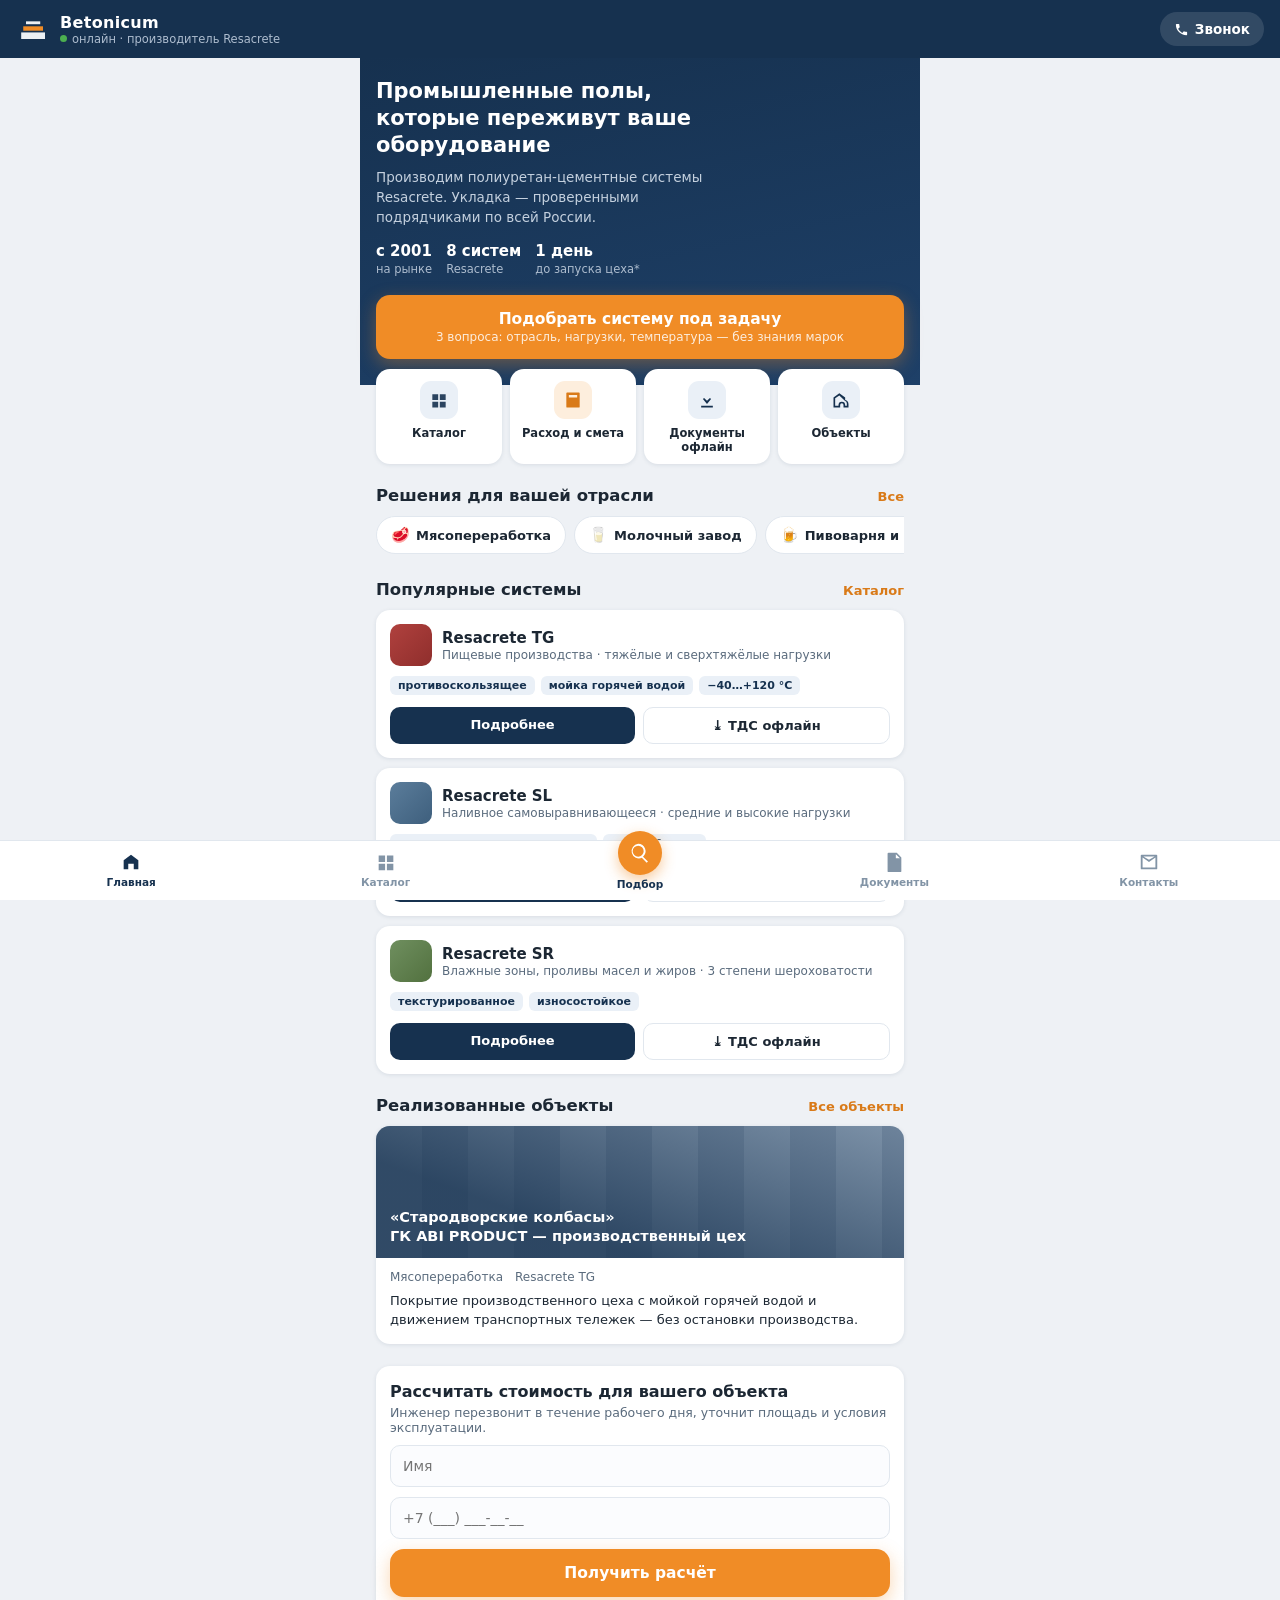
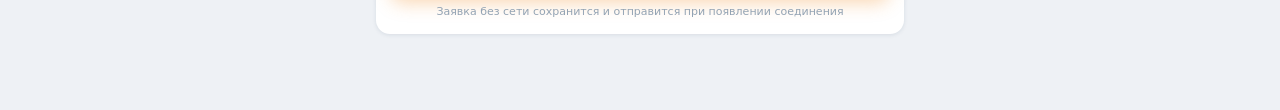
<file: pwa/app/index.html>
<!DOCTYPE html>
<html lang="ru">
<head>
<meta charset="utf-8">
<meta name="viewport" content="width=device-width, initial-scale=1, viewport-fit=cover">
<!-- Title по шаблону из docs/seo-analysis.md, п. 2 -->
<title>Полиуретан-цементные полы Resacrete от производителя — Betonicum</title>
<meta name="description" content="Производим полиуретан-цементные системы Resacrete с 2001 года. Подбор покрытия под вашу отрасль, калькулятор расхода, техдокументация офлайн.">
<meta name="theme-color" content="#16314f">
<!-- Пути относительные, чтобы прототип работал и на демо-хостинге в подкаталоге.
     При деплое на betonicum.ru заменить на /manifest.webmanifest и /pwa/icons/… -->
<link rel="manifest" href="../manifest.webmanifest">
<link rel="apple-touch-icon" href="../icons/icon-192.png">
<script type="application/ld+json">
{
  "@context": "https://schema.org",
  "@type": "Organization",
  "name": "Betonicum",
  "url": "https://betonicum.ru/",
  "logo": "https://betonicum.ru/pwa/icons/icon-512.png",
  "foundingDate": "2001",
  "contactPoint": {
    "@type": "ContactPoint",
    "telephone": "+7-495-725-00-33",
    "contactType": "sales",
    "areaServed": "RU",
    "availableLanguage": "ru"
  }
}
</script>
<style>
  :root {
    --bg: #16314f;          /* фирменный тёмно-синий */
    --bg-2: #1e4068;
    --accent: #f08c26;      /* фирменный оранжевый */
    --accent-dark: #d97a18;
    --surface: #ffffff;
    --canvas: #eef1f5;
    --text: #1c2733;
    --muted: #5a6b7d;
    --line: #e1e7ee;
    --radius: 14px;
    --shadow: 0 1px 4px rgba(22, 49, 79, .10);
    --safe-bottom: env(safe-area-inset-bottom, 0px);
  }
  * { box-sizing: border-box; margin: 0; padding: 0; }
  html { -webkit-text-size-adjust: 100%; }
  body {
    font-family: system-ui, -apple-system, "Segoe UI", Roboto, sans-serif;
    background: var(--canvas);
    color: var(--text);
    padding-bottom: calc(76px + var(--safe-bottom)); /* место под нижнюю навигацию */
  }
  a { text-decoration: none; color: inherit; }
  button { font: inherit; cursor: pointer; }

  /* ---------- Шапка ---------- */
  .appbar {
    position: sticky; top: 0; z-index: 50;
    background: var(--bg); color: #fff;
    padding: 12px 16px calc(12px);
    padding-top: calc(12px + env(safe-area-inset-top, 0px));
    display: flex; align-items: center; gap: 10px;
  }
  .appbar img { width: 34px; height: 34px; border-radius: 8px; flex: none; }
  .appbar .brand { flex: 1; min-width: 0; }
  .appbar .brand strong { display: block; font-size: 16px; letter-spacing: .02em; }
  .appbar .brand span {
    display: flex; align-items: center; gap: 5px;
    font-size: 11.5px; color: #aebdcf;
    white-space: nowrap; overflow: hidden; text-overflow: ellipsis;
  }
  .dot { width: 7px; height: 7px; border-radius: 50%; background: #4caf50; flex: none; }
  .dot.off { background: #f0a226; }
  .call {
    display: flex; align-items: center; gap: 6px;
    background: rgba(255,255,255,.12); color: #fff;
    border: 0; border-radius: 22px; padding: 9px 14px;
    font-size: 13.5px; font-weight: 600;
  }

  /* ---------- Hero: подбор по задаче, а не по номенклатуре ---------- */
  .hero {
    background: linear-gradient(168deg, var(--bg) 0%, var(--bg-2) 100%);
    color: #fff; padding: 20px 16px 26px;
  }
  .hero h1 { font-size: 21px; line-height: 1.28; font-weight: 700; max-width: 22ch; }
  .hero p { margin-top: 8px; font-size: 13.5px; line-height: 1.5; color: #c4d0de; max-width: 38ch; }
  .hero .trust { display: flex; gap: 14px; margin-top: 14px; }
  .hero .trust div { font-size: 11.5px; color: #aebdcf; line-height: 1.35; }
  .hero .trust b { display: block; font-size: 15px; color: #fff; }
  .cta {
    display: block; width: 100%; margin-top: 18px;
    background: var(--accent); color: #fff; border: 0;
    border-radius: var(--radius); padding: 15px;
    font-size: 15.5px; font-weight: 700; text-align: center;
    box-shadow: 0 6px 18px rgba(240, 140, 38, .35);
  }
  .cta:active { background: var(--accent-dark); }
  .cta small { display: block; font-weight: 400; font-size: 12px; opacity: .85; margin-top: 2px; }

  /* ---------- Быстрые действия ---------- */
  .quick {
    display: grid; grid-template-columns: repeat(4, 1fr); gap: 8px;
    padding: 0 16px; margin-top: -16px; /* наезжает на hero */
  }
  .quick a {
    background: var(--surface); border-radius: var(--radius);
    box-shadow: var(--shadow); padding: 12px 6px 10px;
    display: flex; flex-direction: column; align-items: center; gap: 7px;
    font-size: 11.5px; font-weight: 600; color: var(--text); text-align: center;
  }
  .quick .ic {
    width: 38px; height: 38px; border-radius: 11px;
    background: #eaf0f7; color: var(--bg);
    display: flex; align-items: center; justify-content: center;
  }
  .quick .ic svg { width: 20px; height: 20px; }
  .quick a.hot .ic { background: #fdeedd; color: var(--accent-dark); }
  .badge {
    position: absolute; transform: translate(14px, -14px);
    background: var(--accent); color: #fff; font-size: 9.5px; font-weight: 700;
    border-radius: 8px; padding: 2px 5px;
  }

  /* ---------- Секции ---------- */
  section { padding: 22px 16px 0; }
  .sec-head { display: flex; align-items: baseline; justify-content: space-between; margin-bottom: 11px; }
  .sec-head h2 { font-size: 16.5px; font-weight: 700; }
  .sec-head a { font-size: 13px; font-weight: 600; color: var(--accent-dark); }

  /* отраслевые чипы — кластер 2 из seo-analysis */
  .chips { display: flex; gap: 8px; overflow-x: auto; padding-bottom: 4px; scrollbar-width: none; }
  .chips::-webkit-scrollbar { display: none; }
  .chips a {
    flex: none; background: var(--surface); border: 1px solid var(--line);
    border-radius: 20px; padding: 9px 14px;
    font-size: 13px; font-weight: 600; color: var(--text);
    display: flex; align-items: center; gap: 6px;
  }
  .chips a span { font-size: 15px; }

  /* карточки продуктов */
  .cards { display: flex; flex-direction: column; gap: 10px; }
  .card {
    background: var(--surface); border-radius: var(--radius);
    box-shadow: var(--shadow); padding: 14px;
  }
  .card .top { display: flex; align-items: center; gap: 10px; }
  .swatch { width: 42px; height: 42px; border-radius: 10px; flex: none; }
  .card h3 { font-size: 15px; }
  .card .for { font-size: 12px; color: var(--muted); margin-top: 1px; }
  .tags { display: flex; flex-wrap: wrap; gap: 6px; margin-top: 10px; }
  .tags span {
    background: #eaf0f7; color: var(--bg); border-radius: 6px;
    padding: 3px 8px; font-size: 11px; font-weight: 600;
  }
  .card .row { display: flex; gap: 8px; margin-top: 12px; }
  .btn {
    flex: 1; border-radius: 10px; padding: 10px; font-size: 13px; font-weight: 600;
    text-align: center; border: 0;
  }
  .btn.primary { background: var(--bg); color: #fff; }
  .btn.ghost { background: none; border: 1.5px solid var(--line); color: var(--text); display: flex; align-items: center; justify-content: center; gap: 6px; }
  .btn.ghost.saved { border-color: #4caf50; color: #2e7d32; }

  /* кейс */
  .case {
    background: var(--surface); border-radius: var(--radius); box-shadow: var(--shadow);
    overflow: hidden;
  }
  .case .photo {
    height: 132px;
    background:
      linear-gradient(20deg, rgba(22,49,79,.78) 30%, rgba(22,49,79,.15)),
      repeating-linear-gradient(90deg, #8fa3b8 0 46px, #7d92a9 46px 92px);
    display: flex; align-items: flex-end; padding: 12px 14px; color: #fff;
  }
  .case .photo b { font-size: 14.5px; line-height: 1.3; }
  .case .body { padding: 12px 14px 14px; }
  .case .meta { font-size: 12px; color: var(--muted); display: flex; gap: 12px; }
  .case .body p { font-size: 13px; line-height: 1.45; margin-top: 8px; }

  /* лид-форма: короткая, имя+телефон (ux-research, п. 4.3) */
  .lead {
    background: var(--surface); border-radius: var(--radius); box-shadow: var(--shadow);
    padding: 16px 14px;
  }
  .lead h2 { font-size: 16px; }
  .lead p { font-size: 12.5px; color: var(--muted); margin-top: 4px; }
  .lead input {
    width: 100%; margin-top: 10px; border: 1.5px solid var(--line); border-radius: 10px;
    padding: 12px; font: inherit; font-size: 14px; background: #fbfcfe;
  }
  .lead input:focus { outline: none; border-color: var(--bg); }
  .lead button { width: 100%; margin-top: 10px; }
  .lead .note { font-size: 11px; color: #93a3b3; margin-top: 8px; text-align: center; }

  /* ---------- Нижняя навигация ---------- */
  nav.tabs {
    position: fixed; left: 0; right: 0; bottom: 0; z-index: 50;
    background: var(--surface); border-top: 1px solid var(--line);
    display: grid; grid-template-columns: repeat(5, 1fr);
    padding: 6px 4px calc(6px + var(--safe-bottom));
  }
  nav.tabs a {
    display: flex; flex-direction: column; align-items: center; gap: 3px;
    font-size: 10.5px; font-weight: 600; color: #8294a6; padding: 4px 0;
  }
  nav.tabs a svg { width: 22px; height: 22px; }
  nav.tabs a.active { color: var(--bg); }
  nav.tabs a.fab-wrap { position: relative; color: var(--bg); }
  nav.tabs .fab {
    width: 44px; height: 44px; border-radius: 50%;
    background: var(--accent); color: #fff;
    display: flex; align-items: center; justify-content: center;
    margin-top: -20px; box-shadow: 0 5px 14px rgba(240,140,38,.45);
  }
  nav.tabs .fab svg { width: 22px; height: 22px; }

  /* офлайн-плашка */
  .offline-bar {
    display: none; background: #f0a226; color: #3d2a05;
    font-size: 12.5px; font-weight: 600; text-align: center; padding: 7px 12px;
  }
  body.is-offline .offline-bar { display: block; }
  body.is-offline .dot { background: #f0a226; }

  @media (min-width: 640px) {
    .hero, section, .quick { max-width: 560px; margin-left: auto; margin-right: auto; }
    .quick { margin-top: -16px; }
  }
</style>
</head>
<body>

<header class="appbar">
  <img src="../icons/icon-192.png" alt="Betonicum">
  <div class="brand">
    <strong>Betonicum</strong>
    <span><i class="dot" id="net-dot"></i><span id="net-label">онлайн · производитель Resacrete</span></span>
  </div>
  <a class="call" href="tel:+74957250033" aria-label="Позвонить в отдел продаж">
    <svg viewBox="0 0 24 24" width="15" height="15" fill="currentColor"><path d="M6.6 10.8c1.4 2.8 3.8 5.1 6.6 6.6l2.2-2.2c.3-.3.7-.4 1-.2 1.1.4 2.3.6 3.6.6.6 0 1 .4 1 1V20c0 .6-.4 1-1 1C10.6 21 3 13.4 3 4c0-.6.4-1 1-1h3.5c.6 0 1 .4 1 1 0 1.2.2 2.4.6 3.6.1.3 0 .7-.2 1l-2.3 2.2z"/></svg>
    Звонок
  </a>
</header>

<div class="offline-bar">Нет сети — показываем сохранённые данные. Документы офлайн доступны.</div>

<!-- Hero: вход от задачи клиента, а не от номенклатуры (ux-research, п. 4.2) -->
<div class="hero">
  <h1>Промышленные полы, которые переживут ваше оборудование</h1>
  <p>Производим полиуретан-цементные системы Resacrete. Укладка — проверенными подрядчиками по всей России.</p>
  <div class="trust">
    <div><b>с 2001</b> на рынке</div>
    <div><b>8 систем</b> Resacrete</div>
    <div><b>1 день</b> до запуска цеха*</div>
  </div>
  <button class="cta" id="cta-wizard">
    Подобрать систему под задачу
    <small>3 вопроса: отрасль, нагрузки, температура — без знания марок</small>
  </button>
</div>

<!-- Быстрые действия: главные сценарии четырёх персон -->
<div class="quick" role="navigation" aria-label="Быстрые действия">
  <a href="/products/">
    <span class="ic"><svg viewBox="0 0 24 24" fill="currentColor"><path d="M4 5h7v7H4zM13 5h7v7h-7zM4 14h7v7H4zM13 14h7v7h-7z" opacity=".9"/></svg></span>
    Каталог
  </a>
  <a href="#calc" class="hot">
    <span class="ic"><svg viewBox="0 0 24 24" fill="currentColor"><path d="M5 3h14a1 1 0 011 1v16a1 1 0 01-1 1H5a1 1 0 01-1-1V4a1 1 0 011-1zm2 3v3h10V6H7zm0 6h3v2H7v-2zm5 0h3v2h-3v-2zm-5 4h3v2H7v-2zm5 0h6v2h-6v-2z"/></svg></span>
    Расход и смета
  </a>
  <a href="/offline.html">
    <span class="ic"><svg viewBox="0 0 24 24" fill="currentColor"><path d="M12 3v10l3.5-3.5 1.4 1.4L12 16.8 7.1 10.9l1.4-1.4L12 13V3h0zM5 19h14v2H5z"/></svg><span class="badge" id="docs-count" hidden>0</span></span>
    Документы офлайн
  </a>
  <a href="/objects/">
    <span class="ic"><svg viewBox="0 0 24 24" fill="currentColor"><path d="M3 21V9l7-5 7 5v3.1a5.4 5.4 0 014 5.2V21h-6v-3a2 2 0 00-4 0v3H3zm2-2h4v-1a4 4 0 018 0v1h2v-2.7a3.4 3.4 0 00-2.4-3.3L10 6.5 5 10v9z"/></svg></span>
    Объекты
  </a>
</div>

<!-- Отраслевые сценарии — посадочные кластера 2 (seo-analysis, п. 4) -->
<section aria-labelledby="h-industry">
  <div class="sec-head">
    <h2 id="h-industry">Решения для вашей отрасли</h2>
    <a href="/resheniya/">Все</a>
  </div>
  <div class="chips">
    <a href="/resheniya/myasopererabotka/"><span>🥩</span>Мясопереработка</a>
    <a href="/resheniya/molochnyy-zavod/"><span>🥛</span>Молочный завод</a>
    <a href="/resheniya/pivovarnya/"><span>🍺</span>Пивоварня и напитки</a>
    <a href="/resheniya/farma/"><span>💊</span>Фармацевтика</a>
    <a href="/resheniya/sklad/"><span>📦</span>Склады и логистика</a>
    <a href="/resheniya/morozilnye-kamery/"><span>❄️</span>Морозильные камеры</a>
  </div>
</section>

<!-- Популярные системы: карточка = назначение + ТДС офлайн -->
<section aria-labelledby="h-products">
  <div class="sec-head">
    <h2 id="h-products">Популярные системы</h2>
    <a href="/products/">Каталог</a>
  </div>
  <div class="cards">

    <article class="card">
      <div class="top">
        <span class="swatch" style="background:linear-gradient(135deg,#b0413e,#8f2e2c)"></span>
        <div>
          <h3>Resacrete TG</h3>
          <div class="for">Пищевые производства · тяжёлые и сверхтяжёлые нагрузки</div>
        </div>
      </div>
      <div class="tags"><span>противоскользящее</span><span>мойка горячей водой</span><span>−40…+120 °C</span></div>
      <div class="row">
        <a class="btn primary" href="/resalux-tg/">Подробнее</a>
        <button class="btn ghost" data-doc="/docs/tds-resalux-tg.pdf">⤓ ТДС офлайн</button>
      </div>
    </article>

    <article class="card">
      <div class="top">
        <span class="swatch" style="background:linear-gradient(135deg,#5b7d9b,#3e5f7d)"></span>
        <div>
          <h3>Resacrete SL</h3>
          <div class="for">Наливное самовыравнивающееся · средние и высокие нагрузки</div>
        </div>
      </div>
      <div class="tags"><span>гладкая матовая поверхность</span><span>химстойкость</span></div>
      <div class="row">
        <a class="btn primary" href="/resalux-sl/">Подробнее</a>
        <button class="btn ghost" data-doc="/docs/tds-resalux-sl.pdf">⤓ ТДС офлайн</button>
      </div>
    </article>

    <article class="card">
      <div class="top">
        <span class="swatch" style="background:linear-gradient(135deg,#6f8f5f,#52713f)"></span>
        <div>
          <h3>Resacrete SR</h3>
          <div class="for">Влажные зоны, проливы масел и жиров · 3 степени шероховатости</div>
        </div>
      </div>
      <div class="tags"><span>текстурированное</span><span>износостойкое</span></div>
      <div class="row">
        <a class="btn primary" href="/resalux-sr/">Подробнее</a>
        <button class="btn ghost" data-doc="/docs/tds-resalux-sr.pdf">⤓ ТДС офлайн</button>
      </div>
    </article>

  </div>
</section>

<!-- Кейс: доверие через реализованные объекты -->
<section aria-labelledby="h-case">
  <div class="sec-head">
    <h2 id="h-case">Реализованные объекты</h2>
    <a href="/objects/">Все объекты</a>
  </div>
  <article class="case">
    <div class="photo"><b>«Стародворские колбасы»<br>ГК ABI PRODUCT — производственный цех</b></div>
    <div class="body">
      <div class="meta"><span>Мясопереработка</span><span>Resacrete TG</span></div>
      <p>Покрытие производственного цеха с мойкой горячей водой и движением транспортных тележек — без остановки производства.</p>
    </div>
  </article>
</section>

<!-- Короткая лид-форма: имя + телефон -->
<section aria-labelledby="h-lead" id="calc">
  <div class="lead">
    <h2 id="h-lead">Рассчитать стоимость для вашего объекта</h2>
    <p>Инженер перезвонит в течение рабочего дня, уточнит площадь и условия эксплуатации.</p>
    <form id="lead-form">
      <input type="text" name="name" placeholder="Имя" autocomplete="name" required>
      <input type="tel" name="phone" placeholder="+7 (___) ___-__-__" autocomplete="tel" inputmode="tel" required>
      <button class="cta" type="submit" style="margin-top:10px">Получить расчёт</button>
    </form>
    <p class="note">Заявка без сети сохранится и отправится при появлении соединения</p>
  </div>
</section>

<nav class="tabs" aria-label="Основная навигация">
  <a href="/" class="active">
    <svg viewBox="0 0 24 24" fill="currentColor"><path d="M12 4l8 6v10h-5v-6H9v6H4V10z"/></svg>
    Главная
  </a>
  <a href="/products/">
    <svg viewBox="0 0 24 24" fill="currentColor"><path d="M4 5h7v7H4zM13 5h7v7h-7zM4 14h7v7H4zM13 14h7v7h-7z"/></svg>
    Каталог
  </a>
  <a href="#" class="fab-wrap" id="tab-wizard" aria-label="Подбор системы">
    <span class="fab"><svg viewBox="0 0 24 24" fill="currentColor"><path d="M10 2a8 8 0 015.3 14l5.4 5.3-1.4 1.4-5.3-5.4A8 8 0 1110 2zm0 2a6 6 0 100 12 6 6 0 000-12z"/></svg></span>
    Подбор
  </a>
  <a href="/offline.html">
    <svg viewBox="0 0 24 24" fill="currentColor"><path d="M6 2h9l5 5v15a1 1 0 01-1 1H6a1 1 0 01-1-1V3a1 1 0 011-1zm8 1.5V8h4.5L14 3.5zM8 12h8v2H8v-2zm0 4h8v2H8v-2z"/></svg>
    Документы
  </a>
  <a href="/contacts/">
    <svg viewBox="0 0 24 24" fill="currentColor"><path d="M4 4h16a1 1 0 011 1v14a1 1 0 01-1 1H4a1 1 0 01-1-1V5a1 1 0 011-1zm8 8L5 7v11h14V7l-7 5zm0-2.4L18.2 6H5.8L12 9.6z"/></svg>
    Контакты
  </a>
</nav>

<script>
  /* Индикатор сети + офлайн-плашка */
  function netState() {
    var off = !navigator.onLine;
    document.body.classList.toggle('is-offline', off);
    document.getElementById('net-label').textContent =
      off ? 'офлайн · документы доступны' : 'онлайн · производитель Resacrete';
  }
  window.addEventListener('online', netState);
  window.addEventListener('offline', netState);
  netState();

  /* Счётчик сохранённых документов на ярлыке «Документы офлайн» */
  if ('caches' in window) {
    caches.open('betonicum-docs').then(function (c) { return c.keys(); }).then(function (keys) {
      var b = document.getElementById('docs-count');
      if (keys.length) { b.textContent = keys.length; b.hidden = false; }
    });
  }

  /* Кнопки «ТДС офлайн» — сохранение через service worker (pwa/sw.js, SAVE_DOC) */
  document.querySelectorAll('[data-doc]').forEach(function (btn) {
    btn.addEventListener('click', function () {
      if (navigator.serviceWorker && navigator.serviceWorker.controller) {
        navigator.serviceWorker.controller.postMessage({ type: 'SAVE_DOC', url: btn.dataset.doc });
      }
      btn.classList.add('saved');
      btn.textContent = '✓ Сохранено';
    });
  });

  /* Мастер подбора — фаза 2; пока ведём на каталог с пояснением */
  ['cta-wizard', 'tab-wizard'].forEach(function (id) {
    document.getElementById(id).addEventListener('click', function (e) {
      e.preventDefault();
      /* Продакшен: location.href = '/podbor/' — мастер из 3 шагов: отрасль → нагрузки → температура */
      demoToast('Прототип: мастер подбора (3 шага) — следующая итерация');
    });
  });

  /* Демо-режим прототипа: внутренние разделы сайта ещё не свёрстаны —
     показываем подсказку вместо перехода на 404. Удалить при деплое на betonicum.ru. */
  function demoToast(text) {
    var t = document.createElement('div');
    t.textContent = text;
    t.setAttribute('style',
      'position:fixed;bottom:90px;left:50%;transform:translateX(-50%);z-index:99;' +
      'background:#16314f;color:#fff;border-radius:8px;padding:10px 18px;max-width:86%;' +
      'font:13.5px system-ui,sans-serif;box-shadow:0 4px 14px rgba(0,0,0,.3);text-align:center;');
    document.body.appendChild(t);
    setTimeout(function () { t.remove(); }, 2600);
  }
  document.addEventListener('click', function (e) {
    var a = e.target.closest('a[href^="/"]');
    if (!a) return;
    e.preventDefault();
    demoToast('Прототип первого экрана: раздел «' + (a.textContent.trim().slice(0, 30) || a.getAttribute('href')) + '» появится в следующей итерации');
  });

  /* Лид-форма: офлайн-очередь (упрощённо, до Background Sync фазы 3) */
  document.getElementById('lead-form').addEventListener('submit', function (e) {
    e.preventDefault();
    var data = Object.fromEntries(new FormData(e.target));
    if (!navigator.onLine) {
      try {
        var q = JSON.parse(localStorage.getItem('lead-queue') || '[]');
        q.push({ data: data, ts: Date.now() });
        localStorage.setItem('lead-queue', JSON.stringify(q));
        alert('Нет сети. Заявка сохранена и отправится автоматически.');
      } catch (err) { alert('Не удалось сохранить заявку.'); }
      return;
    }
    /* TODO: endpoint формы WordPress (admin-ajax / WPForms webhook) */
    alert('Спасибо! Инженер свяжется с вами в течение рабочего дня.');
    e.target.reset();
  });
</script>
</body>
</html>
</file>
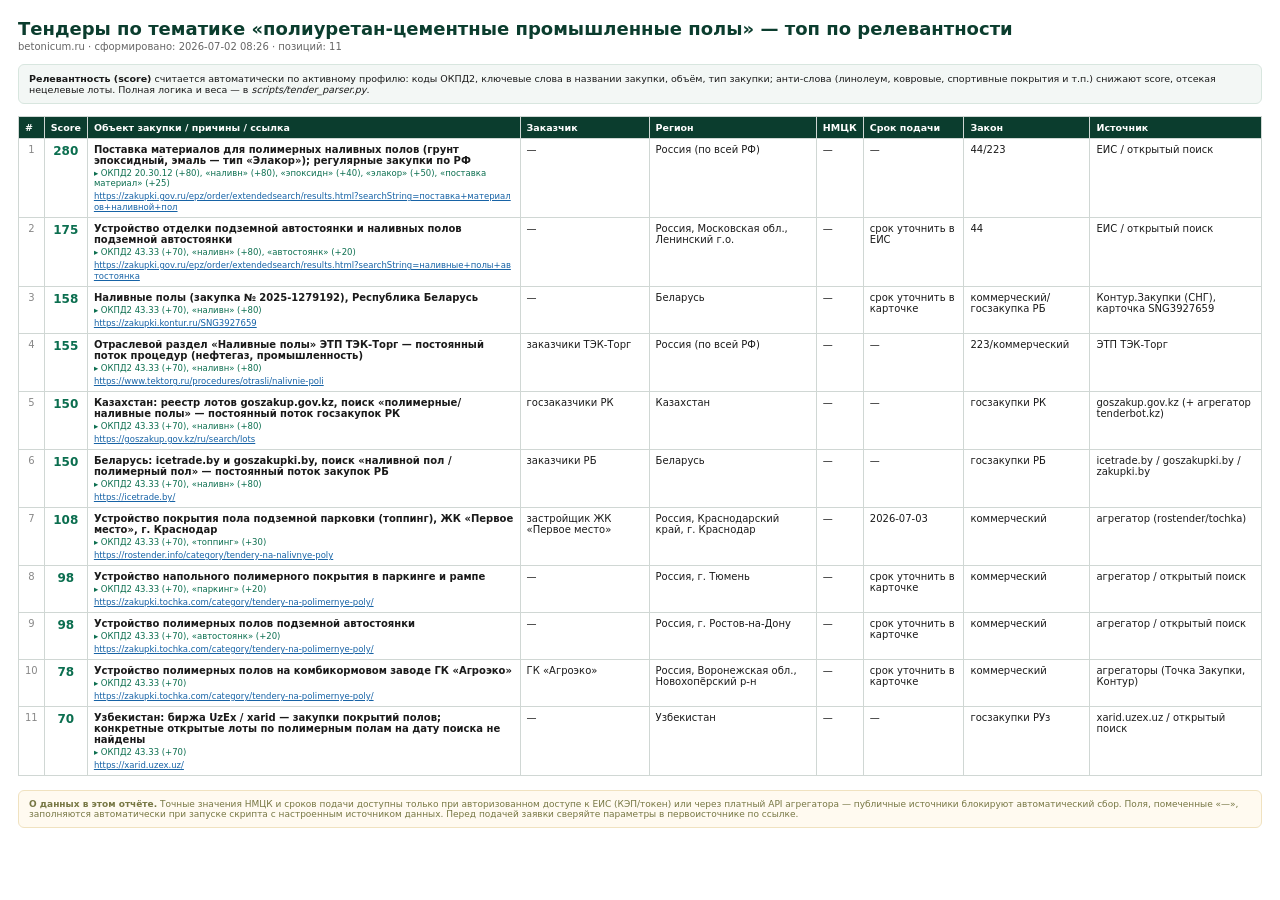
<file: out/tenders_report.html>
<!DOCTYPE html>
<html lang="ru"><head><meta charset="utf-8">
<style>
  body { font-family: 'DejaVu Sans', Arial, sans-serif; font-size: 10px; color:#1a1a1a; margin: 18px; }
  h1 { font-size: 18px; margin: 0 0 2px; color:#0b3d2e; }
  .sub { color:#666; font-size: 10px; margin-bottom: 12px; }
  .legend { background:#f3f7f5; border:1px solid #d8e6df; border-radius:6px; padding:8px 10px; margin-bottom:12px; font-size:9.5px; }
  table { border-collapse: collapse; width: 100%; }
  th, td { border: 1px solid #d0d7d4; padding: 5px 6px; vertical-align: top; text-align: left; }
  th { background:#0b3d2e; color:#fff; font-size: 9.5px; }
  td.num { text-align:center; color:#888; }
  td.score { text-align:center; font-weight:bold; color:#0b6e4f; font-size: 12px; }
  .obj { font-weight:bold; }
  .reasons { color:#0b6e4f; font-size: 8.5px; margin: 2px 0; }
  td.nmck { white-space: nowrap; }
  a { color:#1763a6; font-size: 8.5px; word-break: break-all; }
  .note { margin-top:14px; font-size:9px; color:#774; background:#fffaf0; border:1px solid #f0e2c0; border-radius:6px; padding:8px 10px; }
</style></head>
<body>
  <h1>Тендеры по тематике «полиуретан-цементные промышленные полы» — топ по релевантности</h1>
  <div class="sub">betonicum.ru · сформировано: 2026-07-02 08:26 · позиций: 11</div>
  <div class="legend">
    <b>Релевантность (score)</b> считается автоматически по активному профилю: коды ОКПД2,
    ключевые слова в названии закупки, объём, тип закупки; анти-слова (линолеум, ковровые,
    спортивные покрытия и т.п.) снижают score, отсекая нецелевые лоты.
    Полная логика и веса — в <i>scripts/tender_parser.py</i>.
  </div>
  <table>
    <tr>
      <th>#</th><th>Score</th><th>Объект закупки / причины / ссылка</th>
      <th>Заказчик</th><th>Регион</th><th>НМЦК</th><th>Срок подачи</th><th>Закон</th><th>Источник</th>
    </tr>
    
        <tr>
          <td class="num">1</td>
          <td class="score">280</td>
          <td>
            <div class="obj">Поставка материалов для полимерных наливных полов (грунт эпоксидный, эмаль — тип «Элакор»); регулярные закупки по РФ</div>
            <div class="reasons">▸ ОКПД2 20.30.12 (+80), «наливн» (+80), «эпоксидн» (+40), «элакор» (+50), «поставка материал» (+25)</div>
            <a href="https://zakupki.gov.ru/epz/order/extendedsearch/results.html?searchString=поставка+материалов+наливной+пол">https://zakupki.gov.ru/epz/order/extendedsearch/results.html?searchString=поставка+материалов+наливной+пол</a>
          </td>
          <td>—</td>
          <td>Россия (по всей РФ)</td>
          <td class="nmck">—</td>
          <td>—</td>
          <td>44/223</td>
          <td>ЕИС / открытый поиск</td>
        </tr>

        <tr>
          <td class="num">2</td>
          <td class="score">175</td>
          <td>
            <div class="obj">Устройство отделки подземной автостоянки и наливных полов подземной автостоянки</div>
            <div class="reasons">▸ ОКПД2 43.33 (+70), «наливн» (+80), «автостоянк» (+20)</div>
            <a href="https://zakupki.gov.ru/epz/order/extendedsearch/results.html?searchString=наливные+полы+автостоянка">https://zakupki.gov.ru/epz/order/extendedsearch/results.html?searchString=наливные+полы+автостоянка</a>
          </td>
          <td>—</td>
          <td>Россия, Московская обл., Ленинский г.о.</td>
          <td class="nmck">—</td>
          <td>срок уточнить в ЕИС</td>
          <td>44</td>
          <td>ЕИС / открытый поиск</td>
        </tr>

        <tr>
          <td class="num">3</td>
          <td class="score">158</td>
          <td>
            <div class="obj">Наливные полы (закупка № 2025-1279192), Республика Беларусь</div>
            <div class="reasons">▸ ОКПД2 43.33 (+70), «наливн» (+80)</div>
            <a href="https://zakupki.kontur.ru/SNG3927659">https://zakupki.kontur.ru/SNG3927659</a>
          </td>
          <td>—</td>
          <td>Беларусь</td>
          <td class="nmck">—</td>
          <td>срок уточнить в карточке</td>
          <td>коммерческий/госзакупка РБ</td>
          <td>Контур.Закупки (СНГ), карточка SNG3927659</td>
        </tr>

        <tr>
          <td class="num">4</td>
          <td class="score">155</td>
          <td>
            <div class="obj">Отраслевой раздел «Наливные полы» ЭТП ТЭК-Торг — постоянный поток процедур (нефтегаз, промышленность)</div>
            <div class="reasons">▸ ОКПД2 43.33 (+70), «наливн» (+80)</div>
            <a href="https://www.tektorg.ru/procedures/otrasli/nalivnie-poli">https://www.tektorg.ru/procedures/otrasli/nalivnie-poli</a>
          </td>
          <td>заказчики ТЭК-Торг</td>
          <td>Россия (по всей РФ)</td>
          <td class="nmck">—</td>
          <td>—</td>
          <td>223/коммерческий</td>
          <td>ЭТП ТЭК-Торг</td>
        </tr>

        <tr>
          <td class="num">5</td>
          <td class="score">150</td>
          <td>
            <div class="obj">Казахстан: реестр лотов goszakup.gov.kz, поиск «полимерные/наливные полы» — постоянный поток госзакупок РК</div>
            <div class="reasons">▸ ОКПД2 43.33 (+70), «наливн» (+80)</div>
            <a href="https://goszakup.gov.kz/ru/search/lots">https://goszakup.gov.kz/ru/search/lots</a>
          </td>
          <td>госзаказчики РК</td>
          <td>Казахстан</td>
          <td class="nmck">—</td>
          <td>—</td>
          <td>госзакупки РК</td>
          <td>goszakup.gov.kz (+ агрегатор tenderbot.kz)</td>
        </tr>

        <tr>
          <td class="num">6</td>
          <td class="score">150</td>
          <td>
            <div class="obj">Беларусь: icetrade.by и goszakupki.by, поиск «наливной пол / полимерный пол» — постоянный поток закупок РБ</div>
            <div class="reasons">▸ ОКПД2 43.33 (+70), «наливн» (+80)</div>
            <a href="https://icetrade.by/">https://icetrade.by/</a>
          </td>
          <td>заказчики РБ</td>
          <td>Беларусь</td>
          <td class="nmck">—</td>
          <td>—</td>
          <td>госзакупки РБ</td>
          <td>icetrade.by / goszakupki.by / zakupki.by</td>
        </tr>

        <tr>
          <td class="num">7</td>
          <td class="score">108</td>
          <td>
            <div class="obj">Устройство покрытия пола подземной парковки (топпинг), ЖК «Первое место», г. Краснодар</div>
            <div class="reasons">▸ ОКПД2 43.33 (+70), «топпинг» (+30)</div>
            <a href="https://rostender.info/category/tendery-na-nalivnye-poly">https://rostender.info/category/tendery-na-nalivnye-poly</a>
          </td>
          <td>застройщик ЖК «Первое место»</td>
          <td>Россия, Краснодарский край, г. Краснодар</td>
          <td class="nmck">—</td>
          <td>2026-07-03</td>
          <td>коммерческий</td>
          <td>агрегатор (rostender/tochka)</td>
        </tr>

        <tr>
          <td class="num">8</td>
          <td class="score">98</td>
          <td>
            <div class="obj">Устройство напольного полимерного покрытия в паркинге и рампе</div>
            <div class="reasons">▸ ОКПД2 43.33 (+70), «паркинг» (+20)</div>
            <a href="https://zakupki.tochka.com/category/tendery-na-polimernye-poly/">https://zakupki.tochka.com/category/tendery-na-polimernye-poly/</a>
          </td>
          <td>—</td>
          <td>Россия, г. Тюмень</td>
          <td class="nmck">—</td>
          <td>срок уточнить в карточке</td>
          <td>коммерческий</td>
          <td>агрегатор / открытый поиск</td>
        </tr>

        <tr>
          <td class="num">9</td>
          <td class="score">98</td>
          <td>
            <div class="obj">Устройство полимерных полов подземной автостоянки</div>
            <div class="reasons">▸ ОКПД2 43.33 (+70), «автостоянк» (+20)</div>
            <a href="https://zakupki.tochka.com/category/tendery-na-polimernye-poly/">https://zakupki.tochka.com/category/tendery-na-polimernye-poly/</a>
          </td>
          <td>—</td>
          <td>Россия, г. Ростов-на-Дону</td>
          <td class="nmck">—</td>
          <td>срок уточнить в карточке</td>
          <td>коммерческий</td>
          <td>агрегатор / открытый поиск</td>
        </tr>

        <tr>
          <td class="num">10</td>
          <td class="score">78</td>
          <td>
            <div class="obj">Устройство полимерных полов на комбикормовом заводе ГК «Агроэко»</div>
            <div class="reasons">▸ ОКПД2 43.33 (+70)</div>
            <a href="https://zakupki.tochka.com/category/tendery-na-polimernye-poly/">https://zakupki.tochka.com/category/tendery-na-polimernye-poly/</a>
          </td>
          <td>ГК «Агроэко»</td>
          <td>Россия, Воронежская обл., Новохопёрский р-н</td>
          <td class="nmck">—</td>
          <td>срок уточнить в карточке</td>
          <td>коммерческий</td>
          <td>агрегаторы (Точка Закупки, Контур)</td>
        </tr>

        <tr>
          <td class="num">11</td>
          <td class="score">70</td>
          <td>
            <div class="obj">Узбекистан: биржа UzEx / xarid — закупки покрытий полов; конкретные открытые лоты по полимерным полам на дату поиска не найдены</div>
            <div class="reasons">▸ ОКПД2 43.33 (+70)</div>
            <a href="https://xarid.uzex.uz/">https://xarid.uzex.uz/</a>
          </td>
          <td>—</td>
          <td>Узбекистан</td>
          <td class="nmck">—</td>
          <td>—</td>
          <td>госзакупки РУз</td>
          <td>xarid.uzex.uz / открытый поиск</td>
        </tr>
  </table>
  <div class="note">
    <b>О данных в этом отчёте.</b> Точные значения НМЦК и сроков подачи доступны только при
    авторизованном доступе к ЕИС (КЭП/токен) или через платный API агрегатора — публичные источники
    блокируют автоматический сбор. Поля, помеченные «—», заполняются автоматически при запуске
    скрипта с настроенным источником данных. Перед подачей заявки сверяйте параметры в первоисточнике
    по ссылке.
  </div>
</body></html>
</file>
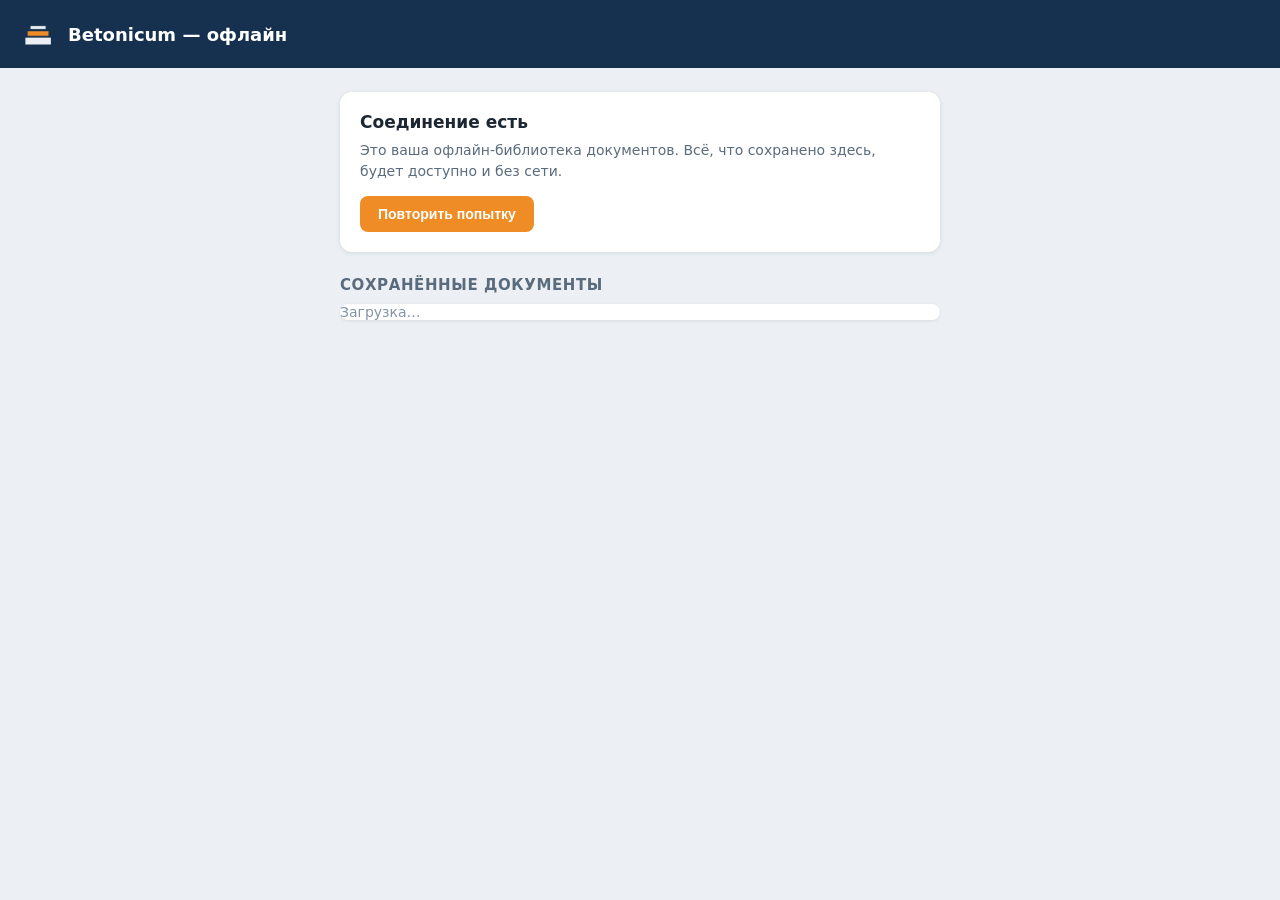
<file: pwa/offline.html>
<!DOCTYPE html>
<html lang="ru">
<head>
<meta charset="utf-8">
<meta name="viewport" content="width=device-width, initial-scale=1">
<meta name="theme-color" content="#16314f">
<link rel="manifest" href="/manifest.webmanifest">
<title>Офлайн-режим — Betonicum</title>
<style>
  :root { --bg:#16314f; --accent:#f08c26; --light:#ecf0f4; }
  * { box-sizing: border-box; margin: 0; }
  body {
    font-family: system-ui, -apple-system, "Segoe UI", Roboto, sans-serif;
    background: var(--light); color: #1c2733; min-height: 100vh;
    display: flex; flex-direction: column;
  }
  header {
    background: var(--bg); color: #fff; padding: 16px 20px;
    display: flex; align-items: center; gap: 12px;
  }
  header img { width: 36px; height: 36px; border-radius: 8px; }
  header h1 { font-size: 18px; font-weight: 600; }
  main { flex: 1; padding: 24px 20px; max-width: 640px; width: 100%; margin: 0 auto; }
  .status {
    background: #fff; border-radius: 12px; padding: 20px;
    box-shadow: 0 1px 4px rgba(22,49,79,.12); margin-bottom: 24px;
  }
  .status h2 { font-size: 17px; margin-bottom: 8px; }
  .status p { font-size: 14px; color: #5a6b7d; line-height: 1.5; }
  .status button {
    margin-top: 14px; background: var(--accent); color: #fff; border: 0;
    padding: 10px 18px; border-radius: 8px; font-size: 14px; font-weight: 600; cursor: pointer;
  }
  h3 { font-size: 15px; color: #5a6b7d; margin: 0 0 10px; text-transform: uppercase; letter-spacing: .04em; }
  ul#docs { list-style: none; padding: 0; }
  ul#docs li {
    background: #fff; border-radius: 10px; margin-bottom: 8px;
    display: flex; align-items: center; box-shadow: 0 1px 3px rgba(22,49,79,.10);
  }
  ul#docs a {
    flex: 1; padding: 14px 16px; color: var(--bg); text-decoration: none;
    font-size: 14px; font-weight: 500; word-break: break-all;
  }
  ul#docs button {
    background: none; border: 0; color: #b03a2e; font-size: 13px;
    padding: 14px 16px; cursor: pointer;
  }
  .empty { font-size: 14px; color: #8294a6; }
</style>
</head>
<body>
<header>
  <img src="/pwa/icons/icon-192.png" alt="">
  <h1>Betonicum — офлайн</h1>
</header>
<main>
  <div class="status">
    <h2 id="st-title">Нет подключения к сети</h2>
    <p id="st-text">Страница, которую вы запросили, недоступна без интернета.
       Ниже — техническая документация, сохранённая на этом устройстве: она открывается без сети.</p>
    <button onclick="location.reload()">Повторить попытку</button>
  </div>

  <h3>Сохранённые документы</h3>
  <ul id="docs"><li class="empty">Загрузка…</li></ul>
</main>

<script>
  function fileName(url) {
    try { return decodeURIComponent(new URL(url).pathname.split('/').pop()); }
    catch (e) { return url; }
  }

  function render(urls) {
    const list = document.getElementById('docs');
    list.innerHTML = '';
    if (!urls.length) {
      list.innerHTML = '<li class="empty">Пока ничего не сохранено. На карточках продукции ' +
        'нажмите «Сохранить офлайн» рядом с нужным документом.</li>';
      return;
    }
    urls.forEach((url) => {
      const li = document.createElement('li');
      const a = document.createElement('a');
      a.href = url;
      a.textContent = fileName(url);
      const del = document.createElement('button');
      del.textContent = 'Удалить';
      del.onclick = () => {
        navigator.serviceWorker.controller?.postMessage({ type: 'REMOVE_DOC', url });
        li.remove();
      };
      li.append(a, del);
      list.append(li);
    });
  }

  async function loadDocs() {
    if (!('serviceWorker' in navigator)) { render([]); return; }
    const reg = await navigator.serviceWorker.ready;
    const channel = new MessageChannel();
    channel.port1.onmessage = (e) => render(e.data.urls || []);
    (reg.active || navigator.serviceWorker.controller)?.postMessage({ type: 'LIST_DOCS' }, [channel.port2]);
  }

  if (navigator.onLine) {
    document.getElementById('st-title').textContent = 'Соединение есть';
    document.getElementById('st-text').textContent =
      'Это ваша офлайн-библиотека документов. Всё, что сохранено здесь, будет доступно и без сети.';
  }
  window.addEventListener('online', () => location.reload());
  loadDocs();
</script>
</body>
</html>
</file>
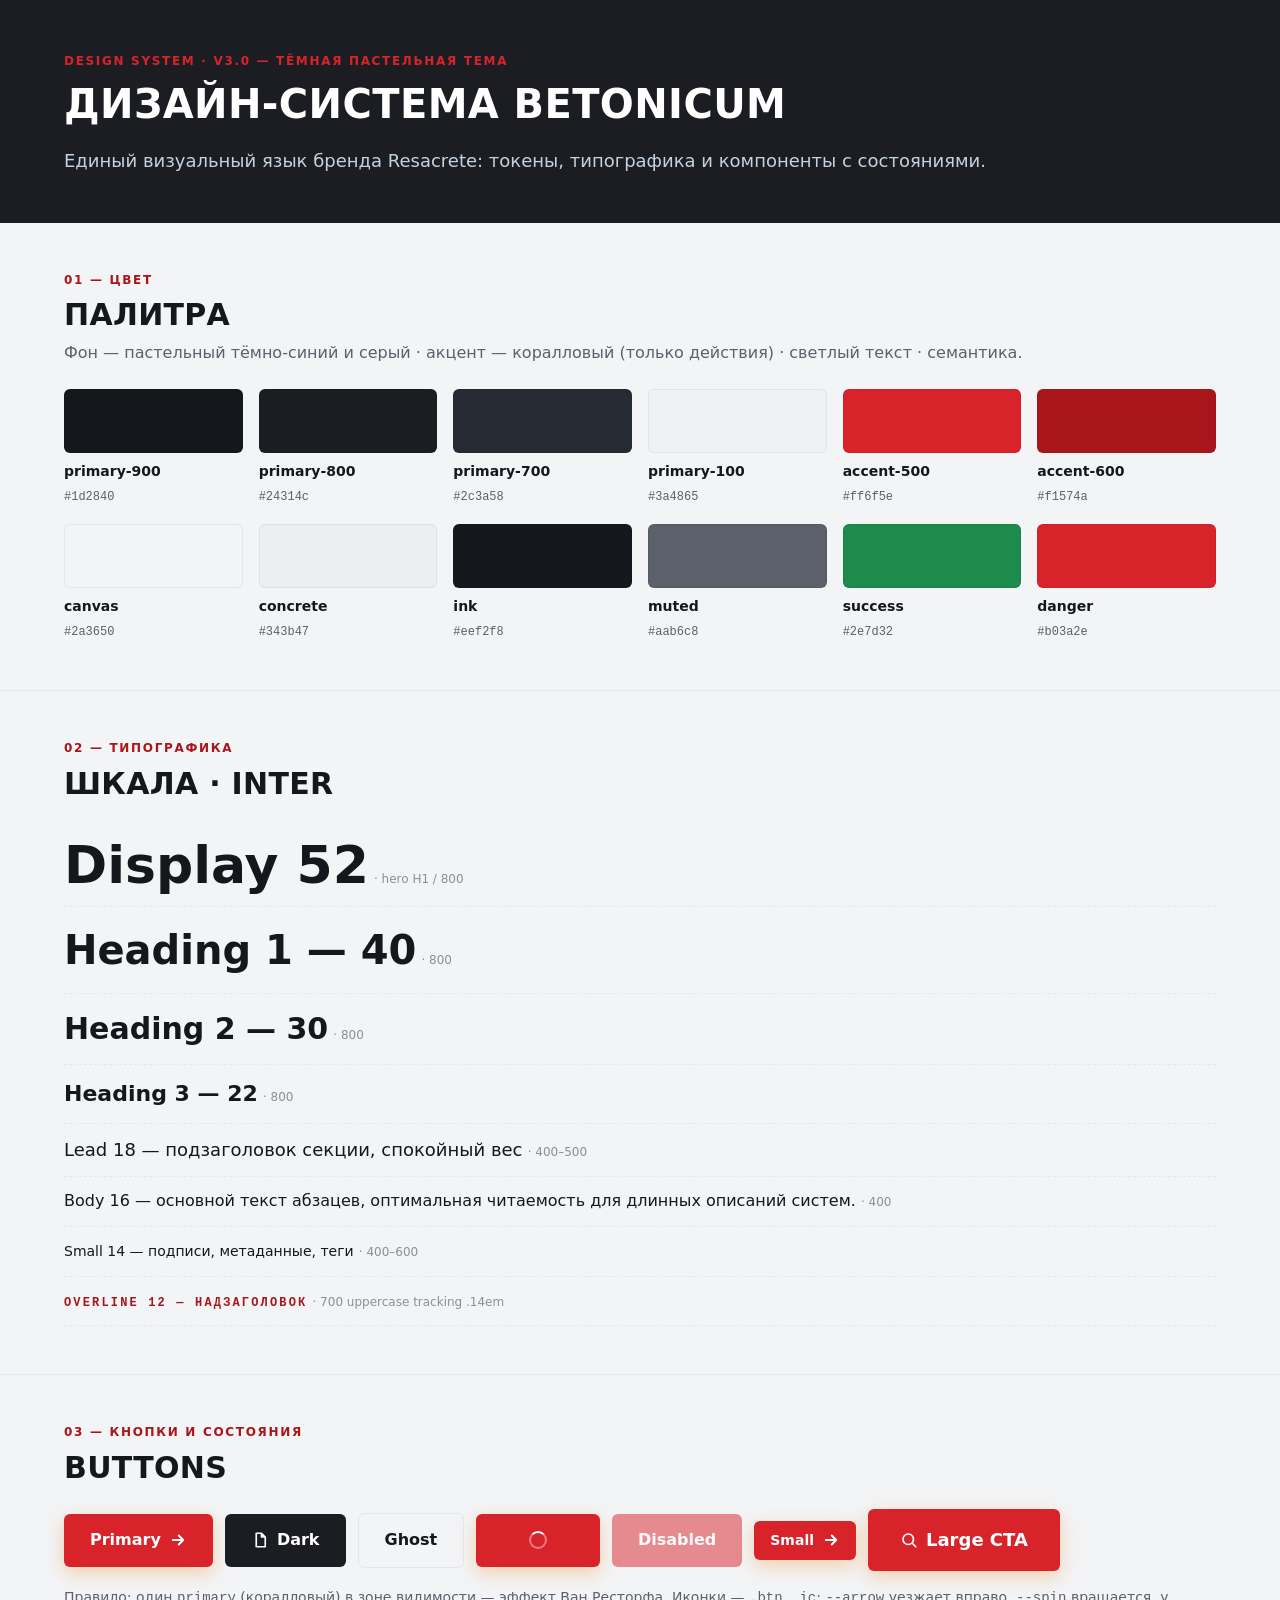
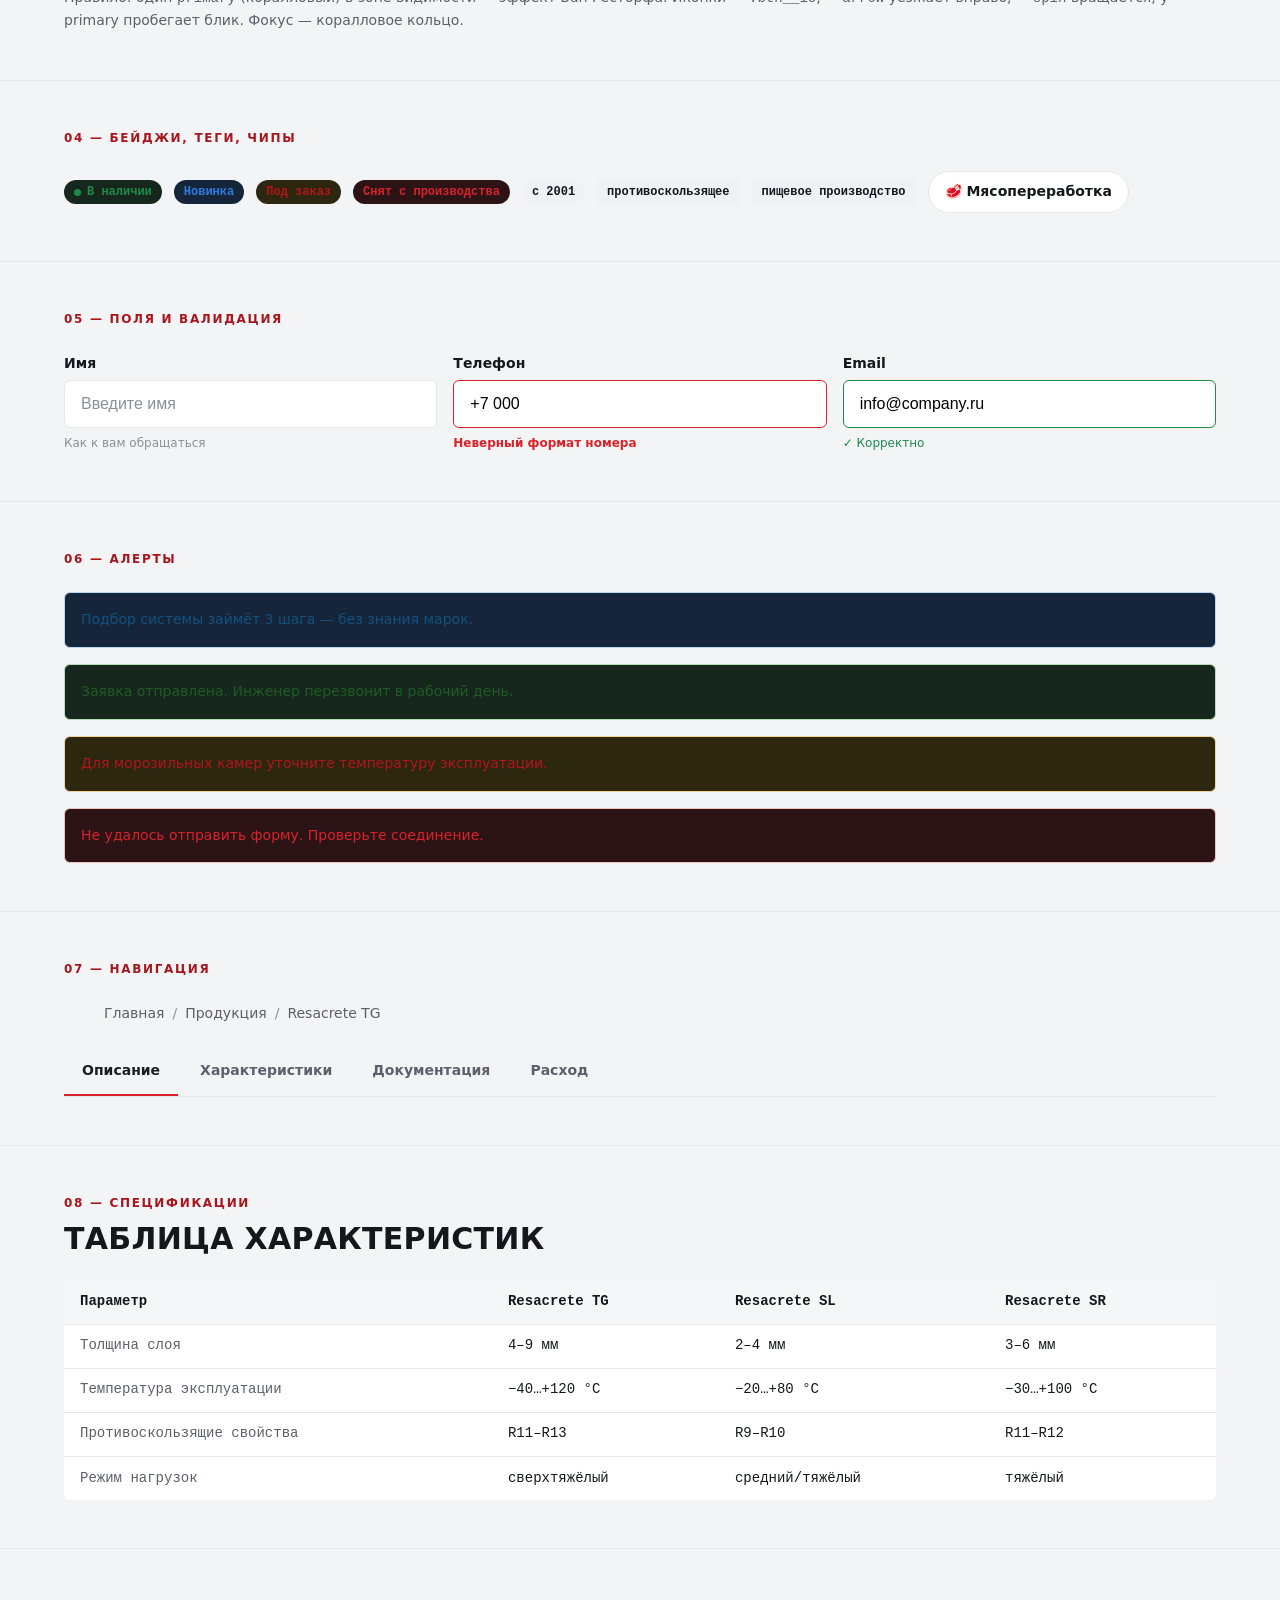
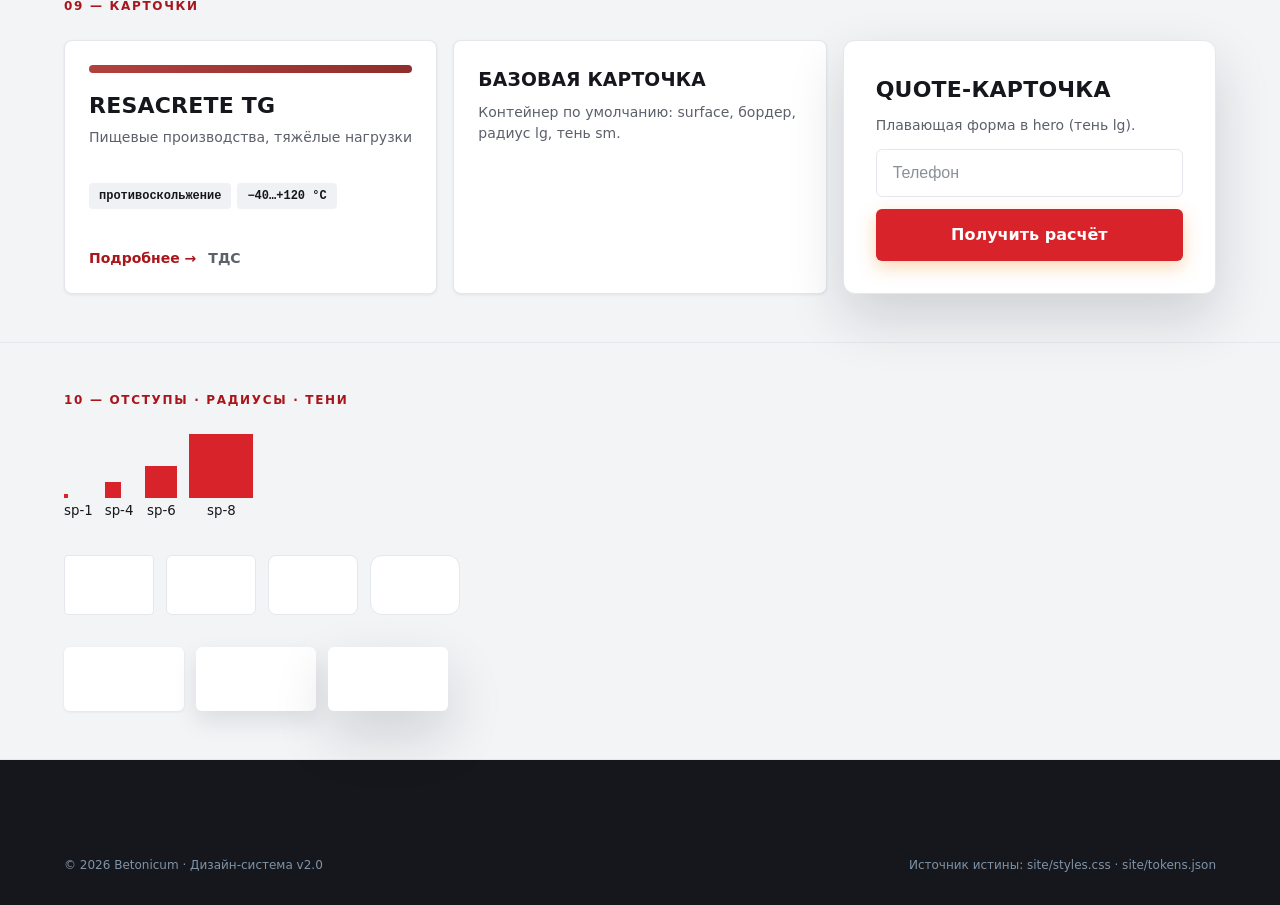
<file: site/styleguide.html>
<!DOCTYPE html>
<html lang="ru">
<head>
<meta charset="utf-8">
<meta name="viewport" content="width=device-width, initial-scale=1">
<title>Дизайн-система Betonicum — Styleguide</title>
<link rel="preconnect" href="https://fonts.googleapis.com">
<link href="https://fonts.googleapis.com/css2?family=Inter:wght@400;500;600;700;800&display=swap" rel="stylesheet">
<link rel="stylesheet" href="styles.css">
<style>
  .sg-head { background: var(--c-primary-800); color:#fff; padding: var(--sp-7) 0; }
  .sg-head h1 { color:#fff; font-size: var(--fs-h1); }
  .sg-head p { color:#c4d2e2; margin-top: var(--sp-3); font-size: var(--fs-lead); }
  .sg-sec { padding: var(--sp-7) 0; border-bottom: 1px solid var(--c-line); }
  .sg-label { font-size: var(--fs-cap); font-weight: 700; letter-spacing:.14em; text-transform:uppercase; color: var(--c-accent-600); margin-bottom: var(--sp-2); }
  .sg-grid { display:grid; gap: var(--sp-4); }
  .sg-colors { grid-template-columns: repeat(6, 1fr); }
  .sg-swatch b { display:block; font-size: var(--fs-small); margin-top: var(--sp-2); }
  .sg-swatch code { font-size: var(--fs-cap); color: var(--c-muted); }
  .type-row { padding: var(--sp-3) 0; border-bottom: 1px dashed var(--c-line); }
  .type-row small { color: var(--c-faint); font-size: var(--fs-cap); }
  .demo { display:flex; gap: var(--sp-3); flex-wrap: wrap; align-items:center; }
  @media (max-width: 992px){ .sg-colors { grid-template-columns: repeat(3,1fr);} }
</style>
</head>
<body>

<header class="sg-head">
  <div class="container">
    <span class="sg-label" style="color:var(--c-accent-500)">Design System · v3.0 — тёмная пастельная тема</span>
    <h1>Дизайн-система Betonicum</h1>
    <p>Единый визуальный язык бренда Resacrete: токены, типографика и компоненты с состояниями.</p>
  </div>
</header>

<!-- ЦВЕТ -->
<section class="sg-sec"><div class="container">
  <div class="sg-label">01 — Цвет</div>
  <h2 class="title">Палитра</h2>
  <p class="u-muted" style="margin:var(--sp-2) 0 var(--sp-5)">Фон — пастельный тёмно-синий и серый · акцент — коралловый (только действия) · светлый текст · семантика.</p>
  <div class="sg-grid sg-colors">
    <div class="sg-swatch"><div class="swatch-box" style="background:var(--c-primary-900)"></div><b>primary-900</b><code>#1d2840</code></div>
    <div class="sg-swatch"><div class="swatch-box" style="background:var(--c-primary-800)"></div><b>primary-800</b><code>#24314c</code></div>
    <div class="sg-swatch"><div class="swatch-box" style="background:var(--c-primary-700)"></div><b>primary-700</b><code>#2c3a58</code></div>
    <div class="sg-swatch"><div class="swatch-box" style="background:var(--c-primary-100)"></div><b>primary-100</b><code>#3a4865</code></div>
    <div class="sg-swatch"><div class="swatch-box" style="background:var(--c-accent-500)"></div><b>accent-500</b><code>#ff6f5e</code></div>
    <div class="sg-swatch"><div class="swatch-box" style="background:var(--c-accent-600)"></div><b>accent-600</b><code>#f1574a</code></div>
    <div class="sg-swatch"><div class="swatch-box" style="background:var(--c-canvas)"></div><b>canvas</b><code>#2a3650</code></div>
    <div class="sg-swatch"><div class="swatch-box" style="background:var(--c-concrete)"></div><b>concrete</b><code>#343b47</code></div>
    <div class="sg-swatch"><div class="swatch-box" style="background:var(--c-ink)"></div><b>ink</b><code>#eef2f8</code></div>
    <div class="sg-swatch"><div class="swatch-box" style="background:var(--c-muted)"></div><b>muted</b><code>#aab6c8</code></div>
    <div class="sg-swatch"><div class="swatch-box" style="background:var(--c-success)"></div><b>success</b><code>#2e7d32</code></div>
    <div class="sg-swatch"><div class="swatch-box" style="background:var(--c-danger)"></div><b>danger</b><code>#b03a2e</code></div>
  </div>
</div></section>

<!-- ТИПОГРАФИКА -->
<section class="sg-sec"><div class="container">
  <div class="sg-label">02 — Типографика</div>
  <h2 class="title">Шкала · Inter</h2>
  <div style="margin-top:var(--sp-5)">
    <div class="type-row"><span style="font-size:var(--fs-display);font-weight:800;line-height:1.08">Display 52</span> <small>· hero H1 / 800</small></div>
    <div class="type-row"><span style="font-size:var(--fs-h1);font-weight:800">Heading 1 — 40</span> <small>· 800</small></div>
    <div class="type-row"><span style="font-size:var(--fs-h2);font-weight:800">Heading 2 — 30</span> <small>· 800</small></div>
    <div class="type-row"><span style="font-size:var(--fs-h3);font-weight:800">Heading 3 — 22</span> <small>· 800</small></div>
    <div class="type-row"><span style="font-size:var(--fs-lead)">Lead 18 — подзаголовок секции, спокойный вес</span> <small>· 400–500</small></div>
    <div class="type-row"><span style="font-size:var(--fs-body)">Body 16 — основной текст абзацев, оптимальная читаемость для длинных описаний систем.</span> <small>· 400</small></div>
    <div class="type-row"><span style="font-size:var(--fs-small)">Small 14 — подписи, метаданные, теги</span> <small>· 400–600</small></div>
    <div class="type-row"><span class="overline" style="margin:0">Overline 12 — надзаголовок</span> <small>· 700 uppercase tracking .14em</small></div>
  </div>
</div></section>

<!-- КНОПКИ -->
<section class="sg-sec"><div class="container">
  <div class="sg-label">03 — Кнопки и состояния</div>
  <h2 class="title">Buttons</h2>
  <div class="demo" style="margin-top:var(--sp-5)">
    <button class="btn btn--primary">Primary<svg class="btn__ic btn__ic--arrow" viewBox="0 0 24 24" fill="none" stroke="currentColor" stroke-width="2.5" stroke-linecap="round" stroke-linejoin="round"><path d="M5 12h14M13 6l6 6-6 6"/></svg></button>
    <button class="btn btn--dark"><svg class="btn__ic" viewBox="0 0 24 24" fill="none" stroke="currentColor" stroke-width="2.2" stroke-linecap="round" stroke-linejoin="round"><path d="M7 3h7l5 5v13H7zM14 3v5h5"/></svg>Dark</button>
    <button class="btn btn--ghost">Ghost</button>
    <button class="btn btn--primary btn--loading">Loading</button>
    <button class="btn btn--primary" disabled>Disabled</button>
    <button class="btn btn--primary btn--sm">Small<svg class="btn__ic btn__ic--arrow" viewBox="0 0 24 24" fill="none" stroke="currentColor" stroke-width="2.5" stroke-linecap="round" stroke-linejoin="round"><path d="M5 12h14M13 6l6 6-6 6"/></svg></button>
    <button class="btn btn--primary btn--lg"><svg class="btn__ic btn__ic--spin" viewBox="0 0 24 24" fill="none" stroke="currentColor" stroke-width="2.2" stroke-linecap="round" stroke-linejoin="round"><circle cx="11" cy="11" r="7"/><path d="M21 21l-4.3-4.3"/></svg>Large CTA</button>
  </div>
  <p class="u-muted" style="margin-top:var(--sp-4);font-size:var(--fs-small)">Правило: один <code>primary</code> (коралловый) в зоне видимости — эффект Ван Ресторфа. Иконки — <code>.btn__ic</code>; <code>--arrow</code> уезжает вправо, <code>--spin</code> вращается, у primary пробегает блик. Фокус — коралловое кольцо.</p>
</div></section>

<!-- БЕЙДЖИ / ТЕГИ / ЧИПЫ -->
<section class="sg-sec"><div class="container">
  <div class="sg-label">04 — Бейджи, теги, чипы</div>
  <div class="demo" style="margin-top:var(--sp-5)">
    <span class="badge badge--success"><span class="dot"></span>В наличии</span>
    <span class="badge badge--info">Новинка</span>
    <span class="badge badge--warning">Под заказ</span>
    <span class="badge badge--danger">Снят с производства</span>
    <span class="badge badge--neutral">с 2001</span>
    <span class="tag">противоскользящее</span>
    <span class="tag tag--accent">пищевое производство</span>
    <span class="chip">🥩 Мясопереработка</span>
  </div>
</div></section>

<!-- ФОРМЫ -->
<section class="sg-sec"><div class="container">
  <div class="sg-label">05 — Поля и валидация</div>
  <div class="sg-grid" style="grid-template-columns:repeat(3,1fr);margin-top:var(--sp-5)">
    <div class="field-group"><label class="field-label">Имя</label><input class="field" placeholder="Введите имя"><span class="field-help">Как к вам обращаться</span></div>
    <div class="field-group"><label class="field-label">Телефон</label><input class="field field--error" value="+7 000"><span class="field-error">Неверный формат номера</span></div>
    <div class="field-group"><label class="field-label">Email</label><input class="field field--success" value="info@company.ru"><span class="field-help" style="color:var(--c-success)">✓ Корректно</span></div>
  </div>
</div></section>

<!-- АЛЕРТЫ -->
<section class="sg-sec"><div class="container">
  <div class="sg-label">06 — Алерты</div>
  <div class="u-stack" style="margin-top:var(--sp-5)">
    <div class="alert alert--info">Подбор системы займёт 3 шага — без знания марок.</div>
    <div class="alert alert--success">Заявка отправлена. Инженер перезвонит в рабочий день.</div>
    <div class="alert alert--warning">Для морозильных камер уточните температуру эксплуатации.</div>
    <div class="alert alert--danger">Не удалось отправить форму. Проверьте соединение.</div>
  </div>
</div></section>

<!-- НАВИГАЦИЯ: крошки/табы -->
<section class="sg-sec"><div class="container">
  <div class="sg-label">07 — Навигация</div>
  <ul class="breadcrumb" style="margin-top:var(--sp-5)"><li><a href="#">Главная</a></li><li><a href="#">Продукция</a></li><li>Resacrete TG</li></ul>
  <div class="tabs" style="margin-top:var(--sp-5)">
    <div class="tab tab--active">Описание</div>
    <div class="tab">Характеристики</div>
    <div class="tab">Документация</div>
    <div class="tab">Расход</div>
  </div>
</div></section>

<!-- СПЕК-ТАБЛИЦА -->
<section class="sg-sec"><div class="container">
  <div class="sg-label">08 — Спецификации</div>
  <h2 class="title">Таблица характеристик</h2>
  <table class="spec" style="margin-top:var(--sp-5)">
    <thead><tr><th>Параметр</th><th>Resacrete TG</th><th>Resacrete SL</th><th>Resacrete SR</th></tr></thead>
    <tbody>
      <tr><td>Толщина слоя</td><td>4–9 мм</td><td>2–4 мм</td><td>3–6 мм</td></tr>
      <tr><td>Температура эксплуатации</td><td>−40…+120 °C</td><td>−20…+80 °C</td><td>−30…+100 °C</td></tr>
      <tr><td>Противоскользящие свойства</td><td>R11–R13</td><td>R9–R10</td><td>R11–R12</td></tr>
      <tr><td>Режим нагрузок</td><td>сверхтяжёлый</td><td>средний/тяжёлый</td><td>тяжёлый</td></tr>
    </tbody>
  </table>
</div></section>

<!-- КАРТОЧКИ -->
<section class="sg-sec"><div class="container">
  <div class="sg-label">09 — Карточки</div>
  <div class="sg-grid" style="grid-template-columns:repeat(3,1fr);margin-top:var(--sp-5)">
    <article class="card card--hover sys">
      <div class="sys__swatch" style="background:linear-gradient(90deg,#b0413e,#8f2e2c)"></div>
      <h3>Resacrete TG</h3>
      <div class="sys__for">Пищевые производства, тяжёлые нагрузки</div>
      <div class="sys__tags"><span class="tag">противоскольжение</span><span class="tag">−40…+120 °C</span></div>
      <div class="sys__foot"><a href="#">Подробнее →</a><a class="doc" href="#">ТДС</a></div>
    </article>
    <article class="card"><h3>Базовая карточка</h3><p class="u-muted" style="margin-top:var(--sp-2);font-size:var(--fs-small)">Контейнер по умолчанию: surface, бордер, радиус lg, тень sm.</p></article>
    <div class="quote-card"><h3>Quote-карточка</h3><p>Плавающая форма в hero (тень lg).</p><input class="field" placeholder="Телефон" style="margin-top:var(--sp-3)"><button class="btn btn--primary btn--block" style="margin-top:var(--sp-3)">Получить расчёт</button></div>
  </div>
</div></section>

<!-- ОТСТУПЫ / РАДИУСЫ / ТЕНИ -->
<section class="sg-sec"><div class="container">
  <div class="sg-label">10 — Отступы · радиусы · тени</div>
  <div class="demo" style="margin-top:var(--sp-5);align-items:flex-end">
    <div style="text-align:center"><div style="width:4px;height:4px;background:var(--c-accent-500)"></div><small>sp-1</small></div>
    <div style="text-align:center"><div style="width:16px;height:16px;background:var(--c-accent-500)"></div><small>sp-4</small></div>
    <div style="text-align:center"><div style="width:32px;height:32px;background:var(--c-accent-500)"></div><small>sp-6</small></div>
    <div style="text-align:center"><div style="width:64px;height:64px;background:var(--c-accent-500)"></div><small>sp-8</small></div>
  </div>
  <div class="demo" style="margin-top:var(--sp-6)">
    <div style="width:90px;height:60px;background:var(--c-surface);border:1px solid var(--c-line);border-radius:var(--r-sm)"></div>
    <div style="width:90px;height:60px;background:var(--c-surface);border:1px solid var(--c-line);border-radius:var(--r-md)"></div>
    <div style="width:90px;height:60px;background:var(--c-surface);border:1px solid var(--c-line);border-radius:var(--r-lg)"></div>
    <div style="width:90px;height:60px;background:var(--c-surface);border:1px solid var(--c-line);border-radius:var(--r-xl)"></div>
  </div>
  <div class="demo" style="margin-top:var(--sp-6)">
    <div style="width:120px;height:64px;background:#fff;border-radius:var(--r-md);box-shadow:var(--sh-sm)"></div>
    <div style="width:120px;height:64px;background:#fff;border-radius:var(--r-md);box-shadow:var(--sh-md)"></div>
    <div style="width:120px;height:64px;background:#fff;border-radius:var(--r-md);box-shadow:var(--sh-lg)"></div>
  </div>
</div></section>

<footer class="footer"><div class="container"><div class="footer__bottom" style="border:0;padding-top:0">
  <span>© 2026 Betonicum · Дизайн-система v2.0</span>
  <span>Источник истины: site/styles.css · site/tokens.json</span>
</div></div></footer>

</body>
</html>
</file>
<file: site/styles.css>
/* ============================================================
   BETONICUM — DESIGN SYSTEM
   Дизайн-токены и компоненты. Источник истины для UI.
   Документация: docs/design-system.md
   ============================================================ */

:root {
  /* ---------- ЦВЕТ: бренд ---------- */
  --c-primary-900: #0f2238;   /* самый тёмный navy — футер, оверлеи */
  --c-primary-800: #16314f;   /* основной брендовый тёмно-синий */
  --c-primary-700: #1e4068;   /* hover/градиенты */
  --c-primary-600: #2a5278;   /* (резерв) светлее основного */
  --c-primary-100: #e7eef6;   /* подложки, выделения */
  --c-primary-050: #f2f6fb;

  /* ---------- ЦВЕТ: акцент (CTA, стройка/энергия) ---------- */
  --c-accent-700: #c2701a;
  --c-accent-600: #d97a18;    /* hover */
  --c-accent-500: #f08c26;    /* основной оранжевый акцент */
  --c-accent-100: #fdeedd;    /* мягкие подложки акцента */

  /* ---------- ЦВЕТ: нейтральные (бетонная гамма) ---------- */
  --c-canvas:   #eef1f5;      /* фон страницы */
  --c-surface:  #ffffff;      /* карточки */
  --c-concrete: #dfe5ec;      /* «бетонные» секции-разделители */
  --c-ink:      #1c2733;      /* основной текст */
  --c-muted:    #5a6b7d;      /* вторичный текст */
  --c-faint:    #8294a6;      /* подписи */
  --c-line:     #e1e7ee;      /* границы */

  /* ---------- ЦВЕТ: семантика ---------- */
  --c-success: #2e7d32;
  --c-success-100: #e7f4e8;
  --c-warning: #f0a226;
  --c-danger:  #b03a2e;

  /* ---------- ТИПОГРАФИКА ---------- */
  --font-sans: "Manrope", system-ui, -apple-system, "Segoe UI", Roboto, sans-serif;
  --fs-display: 52px;  --lh-display: 1.08;   /* H1 / hero */
  --fs-h1: 40px;       --lh-h1: 1.12;
  --fs-h2: 30px;       --lh-h2: 1.18;
  --fs-h3: 22px;       --lh-h3: 1.25;
  --fs-lead: 18px;     --lh-lead: 1.5;       /* подзаголовки */
  --fs-body: 16px;     --lh-body: 1.55;
  --fs-small: 14px;    --lh-small: 1.45;
  --fs-cap: 12px;      --lh-cap: 1.4;        /* caption / overline */
  --fw-regular: 400; --fw-medium: 500; --fw-semibold: 600; --fw-bold: 700; --fw-extra: 800;

  /* ---------- РАЗМЕРЫ / СЕТКА (4-point scale) ---------- */
  --sp-1: 4px;  --sp-2: 8px;  --sp-3: 12px; --sp-4: 16px; --sp-5: 24px;
  --sp-6: 32px; --sp-7: 48px; --sp-8: 64px; --sp-9: 96px;
  --container: 1200px;
  --gutter: 24px;

  /* ---------- РАДИУСЫ ---------- */
  --r-sm: 8px; --r-md: 12px; --r-lg: 16px; --r-xl: 24px; --r-pill: 999px;

  /* ---------- ТЕНИ ---------- */
  --sh-sm: 0 1px 3px rgba(15, 34, 56, .08);
  --sh-md: 0 4px 14px rgba(15, 34, 56, .10);
  --sh-lg: 0 12px 32px rgba(15, 34, 56, .16);

  /* ---------- ПРОЧЕЕ ---------- */
  --ease: cubic-bezier(.2, .7, .3, 1);
  --dur: .18s;
}

/* ============================================================
   БАЗА / RESET
   ============================================================ */
*, *::before, *::after { box-sizing: border-box; }
* { margin: 0; }
html { scroll-behavior: smooth; -webkit-text-size-adjust: 100%; }
body {
  font-family: var(--font-sans);
  font-size: var(--fs-body); line-height: var(--lh-body);
  color: var(--c-ink); background: var(--c-canvas);
  -webkit-font-smoothing: antialiased;
}
a { color: inherit; text-decoration: none; }
img, svg { display: block; max-width: 100%; }
button { font: inherit; cursor: pointer; border: 0; background: none; }
h1, h2, h3 { font-weight: var(--fw-extra); letter-spacing: -.01em; color: var(--c-primary-800); }

/* ============================================================
   LAYOUT
   ============================================================ */
.container { width: 100%; max-width: var(--container); margin: 0 auto; padding: 0 var(--gutter); }
.section { padding: var(--sp-9) 0; }
.section--tight { padding: var(--sp-7) 0; }
.section--concrete { background: var(--c-concrete); }
.section--ink { background: var(--c-primary-800); color: #fff; }
.section--ink h2, .section--ink h3 { color: #fff; }

.sec-head { max-width: 760px; margin-bottom: var(--sp-6); }
.overline {
  display: inline-block; font-size: var(--fs-cap); font-weight: var(--fw-bold);
  letter-spacing: .14em; text-transform: uppercase; color: var(--c-accent-600);
  margin-bottom: var(--sp-3);
}
.section--ink .overline { color: var(--c-accent-500); }
h2.title { font-size: var(--fs-h2); line-height: var(--lh-h2); }
.sec-head p { margin-top: var(--sp-3); font-size: var(--fs-lead); line-height: var(--lh-lead); color: var(--c-muted); }
.section--ink .sec-head p { color: #c4d2e2; }

/* ============================================================
   КОМПОНЕНТ: Кнопки
   ============================================================ */
.btn {
  display: inline-flex; align-items: center; justify-content: center; gap: var(--sp-2);
  font-size: var(--fs-body); font-weight: var(--fw-bold);
  padding: 14px 26px; border-radius: var(--r-md);
  transition: transform var(--dur) var(--ease), background var(--dur), box-shadow var(--dur);
  white-space: nowrap;
}
.btn:active { transform: translateY(1px); }
.btn--primary { background: var(--c-accent-500); color: #fff; box-shadow: 0 6px 18px rgba(240,140,38,.35); }
.btn--primary:hover { background: var(--c-accent-600); }
.btn--dark { background: var(--c-primary-800); color: #fff; }
.btn--dark:hover { background: var(--c-primary-700); }
.btn--ghost { background: transparent; border: 1.5px solid var(--c-line); color: var(--c-ink); }
.btn--ghost:hover { border-color: var(--c-primary-800); }
.btn--ghost-light { background: rgba(255,255,255,.08); border: 1.5px solid rgba(255,255,255,.25); color: #fff; }
.btn--ghost-light:hover { background: rgba(255,255,255,.16); }
.btn--lg { padding: 17px 32px; font-size: var(--fs-lead); }
.btn--block { width: 100%; }

/* ============================================================
   КОМПОНЕНТ: Чипы и теги
   ============================================================ */
.chip {
  display: inline-flex; align-items: center; gap: var(--sp-2);
  background: var(--c-surface); border: 1px solid var(--c-line);
  border-radius: var(--r-pill); padding: 9px 16px;
  font-size: var(--fs-small); font-weight: var(--fw-semibold);
}
.tag {
  display: inline-block; background: var(--c-primary-100); color: var(--c-primary-800);
  border-radius: var(--r-sm); padding: 4px 10px; font-size: var(--fs-cap); font-weight: var(--fw-bold);
}
.tag--accent { background: var(--c-accent-100); color: var(--c-accent-700); }

/* ============================================================
   КОМПОНЕНТ: Карточка
   ============================================================ */
.card {
  background: var(--c-surface); border: 1px solid var(--c-line);
  border-radius: var(--r-lg); padding: var(--sp-5);
  box-shadow: var(--sh-sm); transition: box-shadow var(--dur), transform var(--dur) var(--ease);
}
.card--hover:hover { box-shadow: var(--sh-md); transform: translateY(-3px); }

/* ============================================================
   КОМПОНЕНТ: Поля формы
   ============================================================ */
.field {
  width: 100%; padding: 14px 16px; font-size: var(--fs-body);
  background: var(--c-surface); border: 1.5px solid var(--c-line); border-radius: var(--r-md);
  transition: border-color var(--dur);
}
.field:focus { outline: none; border-color: var(--c-primary-800); }
.field::placeholder { color: var(--c-faint); }

/* ============================================================
   HEADER
   ============================================================ */
.topbar { background: var(--c-primary-900); color: #aebdcf; font-size: var(--fs-small); }
.topbar .container { display: flex; justify-content: space-between; align-items: center; height: 38px; }
.topbar a { color: #cdd9e6; }
.topbar .topbar__links { display: flex; gap: var(--sp-5); }

.header { position: sticky; top: 0; z-index: 100; background: var(--c-surface); border-bottom: 1px solid var(--c-line); }
.header .container { display: flex; align-items: center; gap: var(--sp-6); height: 76px; }
.brand { display: flex; align-items: center; gap: var(--sp-3); }
.brand__mark { width: 42px; height: 42px; border-radius: 10px; }
.brand__name { font-weight: var(--fw-extra); font-size: 20px; color: var(--c-primary-800); letter-spacing: -.02em; }
.brand__sub { font-size: var(--fs-cap); color: var(--c-muted); font-weight: var(--fw-semibold); }
.nav { display: flex; gap: var(--sp-5); margin-left: var(--sp-4); }
.nav a { font-size: var(--fs-small); font-weight: var(--fw-semibold); color: var(--c-ink); padding: 8px 0; }
.nav a:hover { color: var(--c-accent-600); }
.header__actions { margin-left: auto; display: flex; align-items: center; gap: var(--sp-5); }
.header__phone { text-align: right; }
.header__phone b { display: block; font-size: 17px; font-weight: var(--fw-extra); color: var(--c-primary-800); }
.header__phone span { font-size: var(--fs-cap); color: var(--c-muted); }

/* ============================================================
   HERO
   ============================================================ */
.hero { background: linear-gradient(160deg, var(--c-primary-800) 0%, var(--c-primary-700) 60%, var(--c-primary-900) 100%); color: #fff; position: relative; overflow: hidden; }
.hero::after { /* «слои пола» как фоновый паттерн */
  content: ""; position: absolute; right: -80px; bottom: -80px; width: 520px; height: 520px;
  background: repeating-linear-gradient(135deg, rgba(255,255,255,.04) 0 22px, transparent 22px 44px);
  transform: rotate(8deg); pointer-events: none;
}
.hero .container { position: relative; z-index: 1; display: grid; grid-template-columns: 1.15fr .85fr; gap: var(--sp-8); align-items: center; padding-top: var(--sp-9); padding-bottom: var(--sp-9); }
.hero__overline { color: var(--c-accent-500); font-weight: var(--fw-bold); letter-spacing: .14em; text-transform: uppercase; font-size: var(--fs-cap); }
.hero h1 { color: #fff; font-size: var(--fs-display); line-height: var(--lh-display); margin-top: var(--sp-3); }
.hero h1 em { color: var(--c-accent-500); font-style: normal; }
.hero__lead { margin-top: var(--sp-4); font-size: var(--fs-lead); line-height: var(--lh-lead); color: #c4d2e2; max-width: 44ch; }
.hero__cta { display: flex; gap: var(--sp-3); margin-top: var(--sp-6); flex-wrap: wrap; }
.hero__facts { display: flex; gap: var(--sp-6); margin-top: var(--sp-7); }
.hero__facts div b { display: block; font-size: 28px; font-weight: var(--fw-extra); color: #fff; }
.hero__facts div span { font-size: var(--fs-small); color: #aebdcf; }

/* быстрая форма в hero */
.quote-card { background: var(--c-surface); border-radius: var(--r-xl); padding: var(--sp-6); box-shadow: var(--sh-lg); color: var(--c-ink); }
.quote-card h3 { font-size: var(--fs-h3); }
.quote-card p { font-size: var(--fs-small); color: var(--c-muted); margin-top: var(--sp-2); }
.quote-card .field { margin-top: var(--sp-3); }
.quote-card .btn { margin-top: var(--sp-3); }
.quote-card .note { font-size: var(--fs-cap); color: var(--c-faint); margin-top: var(--sp-3); text-align: center; }

/* ============================================================
   TRUST BAR
   ============================================================ */
.trust { background: var(--c-surface); border-bottom: 1px solid var(--c-line); }
.trust .container { display: flex; justify-content: space-between; gap: var(--sp-5); padding: var(--sp-5) var(--gutter); flex-wrap: wrap; }
.trust__item { display: flex; align-items: center; gap: var(--sp-3); }
.trust__item .ic { width: 40px; height: 40px; border-radius: 10px; background: var(--c-primary-100); color: var(--c-primary-800); display: flex; align-items: center; justify-content: center; flex: none; }
.trust__item b { display: block; font-size: var(--fs-body); font-weight: var(--fw-extra); color: var(--c-primary-800); }
.trust__item span { font-size: var(--fs-cap); color: var(--c-muted); }

/* ============================================================
   ПОДБОР (wizard preview)
   ============================================================ */
.wizard { display: grid; grid-template-columns: repeat(3, 1fr); gap: var(--sp-4); margin-top: var(--sp-5); }
.wizard__step { background: var(--c-surface); border: 1px solid var(--c-line); border-radius: var(--r-lg); padding: var(--sp-5); position: relative; }
.wizard__num { width: 32px; height: 32px; border-radius: var(--r-pill); background: var(--c-accent-500); color: #fff; font-weight: var(--fw-extra); display: flex; align-items: center; justify-content: center; margin-bottom: var(--sp-3); }
.wizard__step h3 { font-size: var(--fs-h3); }
.wizard__step p { font-size: var(--fs-small); color: var(--c-muted); margin-top: var(--sp-2); }
.wizard__cta { margin-top: var(--sp-5); display: flex; align-items: center; gap: var(--sp-4); }

/* ============================================================
   СИСТЕМЫ
   ============================================================ */
.sys-grid { display: grid; grid-template-columns: repeat(3, 1fr); gap: var(--sp-4); }
.sys { display: flex; flex-direction: column; }
.sys__swatch { height: 8px; border-radius: var(--r-pill); margin-bottom: var(--sp-4); }
.sys h3 { font-size: var(--fs-h3); }
.sys__for { font-size: var(--fs-small); color: var(--c-muted); margin-top: var(--sp-1); min-height: 40px; }
.sys__tags { display: flex; flex-wrap: wrap; gap: 6px; margin: var(--sp-4) 0; }
.sys__foot { margin-top: auto; display: flex; gap: var(--sp-3); align-items: center; }
.sys__foot a { font-size: var(--fs-small); font-weight: var(--fw-bold); color: var(--c-accent-600); }
.sys__foot .doc { color: var(--c-muted); }

/* ============================================================
   СРАВНЕНИЕ producer vs reseller
   ============================================================ */
.compare { display: grid; grid-template-columns: 1.2fr 1fr 1fr; border: 1px solid var(--c-line); border-radius: var(--r-lg); overflow: hidden; background: var(--c-surface); }
.compare__cell { padding: var(--sp-4) var(--sp-5); border-bottom: 1px solid var(--c-line); font-size: var(--fs-small); }
.compare__head { font-weight: var(--fw-extra); font-size: var(--fs-body); background: var(--c-primary-050); }
.compare__head--win { background: var(--c-primary-800); color: #fff; }
.compare__cell.win { color: var(--c-success); font-weight: var(--fw-bold); }
.compare__cell.lose { color: var(--c-faint); }
.compare__row:last-child .compare__cell { border-bottom: 0; }

/* ============================================================
   ПОЛ ЗА ОДИН ДЕНЬ
   ============================================================ */
.oneday { display: grid; grid-template-columns: 1fr 1fr; gap: var(--sp-8); align-items: center; }
.oneday__badge { display: inline-flex; align-items: center; gap: var(--sp-2); background: var(--c-accent-500); color: #fff; padding: 8px 16px; border-radius: var(--r-pill); font-weight: var(--fw-bold); font-size: var(--fs-small); }
.oneday h2 { font-size: var(--fs-h1); line-height: var(--lh-h1); margin-top: var(--sp-4); }
.oneday p { color: #c4d2e2; font-size: var(--fs-lead); margin-top: var(--sp-4); }
.oneday__timeline { background: rgba(255,255,255,.06); border: 1px solid rgba(255,255,255,.12); border-radius: var(--r-lg); padding: var(--sp-6); }
.oneday__t { display: flex; gap: var(--sp-4); padding: var(--sp-3) 0; border-bottom: 1px solid rgba(255,255,255,.10); }
.oneday__t:last-child { border-bottom: 0; }
.oneday__t b { color: var(--c-accent-500); font-size: var(--fs-h3); min-width: 80px; }
.oneday__t span { color: #dbe4ee; font-size: var(--fs-small); }

/* ============================================================
   ОТРАСЛИ
   ============================================================ */
.ind-grid { display: grid; grid-template-columns: repeat(6, 1fr); gap: var(--sp-3); }
.ind { background: var(--c-surface); border: 1px solid var(--c-line); border-radius: var(--r-lg); padding: var(--sp-5) var(--sp-3); text-align: center; transition: var(--dur); }
.ind:hover { border-color: var(--c-accent-500); box-shadow: var(--sh-sm); }
.ind .emoji { font-size: 30px; }
.ind b { display: block; margin-top: var(--sp-2); font-size: var(--fs-small); font-weight: var(--fw-bold); }

/* ============================================================
   ОБЪЕКТЫ
   ============================================================ */
.cases { display: grid; grid-template-columns: repeat(3, 1fr); gap: var(--sp-4); }
.case { border-radius: var(--r-lg); overflow: hidden; background: var(--c-surface); border: 1px solid var(--c-line); box-shadow: var(--sh-sm); }
.case__photo { height: 180px; display: flex; align-items: flex-end; padding: var(--sp-4); color: #fff; }
.case__photo b { font-size: var(--fs-body); font-weight: var(--fw-bold); position: relative; z-index: 1; }
.case__body { padding: var(--sp-4) var(--sp-5) var(--sp-5); }
.case__meta { display: flex; gap: var(--sp-4); font-size: var(--fs-cap); color: var(--c-muted); }
.case__body p { font-size: var(--fs-small); color: var(--c-ink); margin-top: var(--sp-2); }

/* ============================================================
   ДВА БЛОКА: проектировщикам / подрядчикам
   ============================================================ */
.duo { display: grid; grid-template-columns: 1fr 1fr; gap: var(--sp-5); }
.duo__card { padding: var(--sp-6); border-radius: var(--r-lg); background: var(--c-surface); border: 1px solid var(--c-line); }
.duo__card h3 { font-size: var(--fs-h3); }
.duo__card p { color: var(--c-muted); font-size: var(--fs-small); margin: var(--sp-3) 0 var(--sp-5); }
.duo__list { list-style: none; padding: 0; margin: 0 0 var(--sp-5); }
.duo__list li { font-size: var(--fs-small); padding: 8px 0 8px 28px; position: relative; border-bottom: 1px solid var(--c-line); }
.duo__list li::before { content: "✓"; position: absolute; left: 0; color: var(--c-success); font-weight: var(--fw-bold); }

/* ============================================================
   FAQ
   ============================================================ */
.faq { max-width: 820px; margin: 0 auto; }
.faq__item { background: var(--c-surface); border: 1px solid var(--c-line); border-radius: var(--r-md); margin-bottom: var(--sp-3); padding: var(--sp-4) var(--sp-5); }
.faq__item summary { font-weight: var(--fw-bold); font-size: var(--fs-body); cursor: pointer; list-style: none; display: flex; justify-content: space-between; gap: var(--sp-4); }
.faq__item summary::-webkit-details-marker { display: none; }
.faq__item summary::after { content: "+"; color: var(--c-accent-600); font-size: 22px; font-weight: var(--fw-bold); }
.faq__item[open] summary::after { content: "–"; }
.faq__item p { margin-top: var(--sp-3); color: var(--c-muted); font-size: var(--fs-small); }

/* ============================================================
   CTA-секция
   ============================================================ */
.cta-band { background: linear-gradient(120deg, var(--c-accent-600), var(--c-accent-500)); border-radius: var(--r-xl); padding: var(--sp-8); display: grid; grid-template-columns: 1.4fr 1fr; gap: var(--sp-6); align-items: center; color: #fff; }
.cta-band h2 { color: #fff; font-size: var(--fs-h1); line-height: var(--lh-h1); }
.cta-band p { margin-top: var(--sp-3); font-size: var(--fs-lead); opacity: .92; }
.cta-band form { display: flex; flex-direction: column; gap: var(--sp-3); }
.cta-band .field { background: rgba(255,255,255,.95); border-color: transparent; }

/* ============================================================
   FOOTER
   ============================================================ */
.footer { background: var(--c-primary-900); color: #aebdcf; padding: var(--sp-8) 0 var(--sp-6); }
.footer__top { display: grid; grid-template-columns: 1.5fr 1fr 1fr 1fr; gap: var(--sp-6); }
.footer h4 { color: #fff; font-size: var(--fs-small); text-transform: uppercase; letter-spacing: .08em; margin-bottom: var(--sp-4); }
.footer a { display: block; color: #aebdcf; font-size: var(--fs-small); padding: 6px 0; }
.footer a:hover { color: #fff; }
.footer__brand p { font-size: var(--fs-small); margin-top: var(--sp-3); max-width: 34ch; color: #8fa1b5; }
.footer__bottom { border-top: 1px solid rgba(255,255,255,.10); margin-top: var(--sp-6); padding-top: var(--sp-5); display: flex; justify-content: space-between; font-size: var(--fs-cap); color: #7f93a8; }

/* ============================================================
   АДАПТИВ
   ============================================================ */
@media (max-width: 992px) {
  :root { --fs-display: 36px; --fs-h1: 30px; --fs-h2: 24px; --sp-9: 56px; }
  .hero .container { grid-template-columns: 1fr; gap: var(--sp-6); }
  .quote-card { order: 2; }
  .wizard, .sys-grid, .cases { grid-template-columns: 1fr 1fr; }
  .ind-grid { grid-template-columns: repeat(3, 1fr); }
  .oneday, .duo, .compare, .cta-band, .footer__top { grid-template-columns: 1fr; }
  .nav, .topbar, .header__phone span { display: none; }
}
@media (max-width: 560px) {
  .wizard, .sys-grid, .cases, .ind-grid { grid-template-columns: 1fr; }
  .hero__facts { flex-wrap: wrap; gap: var(--sp-4); }
  .trust .container { gap: var(--sp-4); }
  .footer__bottom { flex-direction: column; gap: var(--sp-2); }
}

/* ============================================================
   DESIGN SYSTEM v2 — РАСШИРЕНИЕ
   Доп. токены (motion, z-index, elevation, focus, semantic-bg),
   состояния компонентов, новые компоненты и утилиты.
   Док: docs/design-system.md · машиночитаемо: site/tokens.json
   ============================================================ */
:root {
  /* motion */
  --dur-fast: .12s; --dur-base: .18s; --dur-slow: .32s;
  --ease-out: cubic-bezier(.2,.7,.3,1); --ease-in: cubic-bezier(.5,0,.8,.4);
  /* z-index scale */
  --z-base: 0; --z-raised: 10; --z-sticky: 100; --z-overlay: 800; --z-modal: 900; --z-toast: 1000;
  /* elevation (alias к теням + для оверлеев) */
  --e-0: none; --e-1: var(--sh-sm); --e-2: var(--sh-md); --e-3: var(--sh-lg);
  /* focus ring */
  --focus-ring: 0 0 0 3px rgba(240,140,38,.45);
  /* semantic backgrounds */
  --c-info: #1e6fb8; --c-info-100: #e6f0f9;
  --c-warning-100: #fdf1dd; --c-danger-100: #f8e7e4;
  /* density (компактные таблицы/листинги) */
  --row-h: 44px;
}

/* доступный фокус для всех интерактивных элементов */
:where(a, button, input, textarea, select, summary, [tabindex]):focus-visible {
  outline: none; box-shadow: var(--focus-ring); border-radius: var(--r-sm);
}
@media (prefers-reduced-motion: reduce) {
  * { animation-duration: .001ms !important; transition-duration: .001ms !important; scroll-behavior: auto !important; }
}

/* ---------- Кнопка: полный набор состояний ---------- */
.btn { position: relative; }
.btn--primary:hover { box-shadow: 0 8px 22px rgba(240,140,38,.42); }
.btn--primary:focus-visible { box-shadow: var(--focus-ring), 0 6px 18px rgba(240,140,38,.35); }
.btn[disabled], .btn--disabled { opacity: .5; pointer-events: none; cursor: not-allowed; box-shadow: none; }
.btn--loading { color: transparent !important; pointer-events: none; }
.btn--loading::after {
  content: ""; position: absolute; width: 18px; height: 18px; border-radius: 50%;
  border: 2px solid rgba(255,255,255,.4); border-top-color: #fff; animation: btn-spin .6s linear infinite;
}
@keyframes btn-spin { to { transform: rotate(360deg); } }
.btn--sm { padding: 9px 16px; font-size: var(--fs-small); }

/* ---------- Поля: состояния валидации ---------- */
.field--error { border-color: var(--c-danger); background: var(--c-danger-100); }
.field--success { border-color: var(--c-success); }
.field[disabled] { background: var(--c-primary-050); color: var(--c-faint); cursor: not-allowed; }
.field-group { display: flex; flex-direction: column; gap: 6px; }
.field-label { font-size: var(--fs-small); font-weight: var(--fw-semibold); color: var(--c-ink); }
.field-help { font-size: var(--fs-cap); color: var(--c-faint); }
.field-error { font-size: var(--fs-cap); color: var(--c-danger); font-weight: var(--fw-semibold); }

/* ---------- Бейджи статусов ---------- */
.badge { display: inline-flex; align-items: center; gap: 6px; border-radius: var(--r-pill); padding: 3px 10px; font-size: var(--fs-cap); font-weight: var(--fw-bold); }
.badge--success { background: var(--c-success-100); color: var(--c-success); }
.badge--info { background: var(--c-info-100); color: var(--c-info); }
.badge--warning { background: var(--c-warning-100); color: var(--c-accent-700); }
.badge--danger { background: var(--c-danger-100); color: var(--c-danger); }
.badge--neutral { background: var(--c-primary-100); color: var(--c-primary-800); }
.badge .dot { width: 7px; height: 7px; border-radius: 50%; background: currentColor; }

/* ---------- Алерты ---------- */
.alert { display: flex; gap: var(--sp-3); padding: var(--sp-4); border-radius: var(--r-md); font-size: var(--fs-small); border: 1px solid; }
.alert--info { background: var(--c-info-100); border-color: #b9d6ee; color: #14507f; }
.alert--success { background: var(--c-success-100); border-color: #b6dcb8; color: #1f5b22; }
.alert--warning { background: var(--c-warning-100); border-color: #f0d49a; color: var(--c-accent-700); }
.alert--danger { background: var(--c-danger-100); border-color: #ecc1ba; color: var(--c-danger); }

/* ---------- Хлебные крошки ---------- */
.breadcrumb { display: flex; flex-wrap: wrap; gap: var(--sp-2); font-size: var(--fs-small); color: var(--c-muted); }
.breadcrumb a:hover { color: var(--c-accent-600); }
.breadcrumb li { display: flex; gap: var(--sp-2); list-style: none; }
.breadcrumb li:not(:last-child)::after { content: "/"; color: var(--c-faint); }

/* ---------- Табы ---------- */
.tabs { display: flex; gap: var(--sp-1); border-bottom: 1px solid var(--c-line); }
.tab { padding: 12px 18px; font-size: var(--fs-small); font-weight: var(--fw-semibold); color: var(--c-muted); border-bottom: 2px solid transparent; }
.tab--active { color: var(--c-primary-800); border-bottom-color: var(--c-accent-500); }
.tab:hover { color: var(--c-ink); }

/* ---------- Спек-таблица (для ТДС/характеристик систем) ---------- */
.spec { width: 100%; border-collapse: collapse; font-size: var(--fs-small); background: var(--c-surface); border-radius: var(--r-md); overflow: hidden; }
.spec th, .spec td { text-align: left; padding: 0 var(--sp-4); height: var(--row-h); border-bottom: 1px solid var(--c-line); }
.spec thead th { background: var(--c-primary-050); font-weight: var(--fw-bold); color: var(--c-primary-800); }
.spec tbody tr:hover { background: var(--c-primary-050); }
.spec td:first-child { color: var(--c-muted); }
.spec tr:last-child td { border-bottom: 0; }

/* ---------- Тултип ---------- */
.tip { position: relative; border-bottom: 1px dashed var(--c-faint); cursor: help; }
.tip::after { content: attr(data-tip); position: absolute; left: 50%; bottom: 140%; transform: translateX(-50%); white-space: nowrap; background: var(--c-primary-900); color: #fff; padding: 6px 10px; border-radius: var(--r-sm); font-size: var(--fs-cap); opacity: 0; pointer-events: none; transition: opacity var(--dur-base); z-index: var(--z-toast); }
.tip:hover::after { opacity: 1; }

/* ---------- Утилиты ---------- */
.u-stack > * + * { margin-top: var(--sp-4); }
.u-row { display: flex; align-items: center; gap: var(--sp-3); flex-wrap: wrap; }
.u-muted { color: var(--c-muted); }
.u-center { text-align: center; }
.u-mt-0 { margin-top: 0; }
.u-hidden { display: none; }
.swatch-box { height: 64px; border-radius: var(--r-md); border: 1px solid rgba(0,0,0,.06); }
.token-row { display: grid; grid-template-columns: 64px 1fr auto; gap: var(--sp-4); align-items: center; padding: var(--sp-3) 0; border-bottom: 1px solid var(--c-line); font-size: var(--fs-small); }
.token-row code { font-family: ui-monospace, "SF Mono", Menlo, monospace; font-size: var(--fs-cap); color: var(--c-accent-700); background: var(--c-accent-100); padding: 2px 6px; border-radius: 4px; }

/* ============================================================
   DESIGN SYSTEM v3 — RESTYLE (тёмная пастельная тема)
   Бриф: фон — пастельный тёмно-синий и серый; акцент — коралловый;
   шрифт Inter; заголовки капслоком; кнопки с иконками и анимацией.
   Реализовано переопределением значений токенов + оверрайдами тех
   компонентов, где цвета были захардкожены под светлую тему.
   ============================================================ */
:root {
  /* — фон: пастельный тёмно-синий + серый — */
  --c-canvas:   #2a3650;   /* основной пастельный тёмно-синий фон */
  --c-surface:  #323f5a;   /* карточки — синий чуть светлее */
  --c-concrete: #343b47;   /* секции-разделители — пастельный тёмно-серый */
  --c-ink:      #eef2f8;    /* основной текст (светлый) */
  --c-muted:    #aab6c8;    /* вторичный текст */
  --c-faint:    #8090a4;    /* подписи */
  --c-line:     #45526b;    /* границы на тёмном */

  /* — тёмные брендовые подложки (pastel navy) — */
  --c-primary-900: #1d2840; /* топбар/футер, самый тёмный */
  --c-primary-800: #24314c; /* ink-секции, тёмная кнопка */
  --c-primary-700: #2c3a58; /* hover/градиент */
  --c-primary-100: #3a4865; /* приподнятые подложки (теги, иконки, шапки таблиц) */
  --c-primary-050: #35435d;

  /* — акцент: коралловый — */
  --c-accent-500: #ff6f5e;  /* основной коралл — CTA, акценты */
  --c-accent-600: #f1574a;  /* hover (глубже) */
  --c-accent-700: #ff8d7f;  /* акцентный текст на тёмном (светлее для контраста) */
  --c-accent-100: rgba(255,111,94,.16); /* мягкая коралловая подложка */

  /* — типографика: Inter — */
  --font-sans: "Inter", system-ui, -apple-system, "Segoe UI", Roboto, sans-serif;

  /* — фокус под коралл — */
  --focus-ring: 0 0 0 3px rgba(255,111,94,.5);

  /* семантические подложки на тёмном — приглушаем */
  --c-success-100: #24402f; --c-info-100: #1f3a52;
  --c-warning-100: #3d3320; --c-danger-100: #43282a;
  --c-info: #6db1ec;

  /* тени на тёмном фоне — глубже */
  --sh-sm: 0 1px 3px rgba(0,0,0,.28);
  --sh-md: 0 6px 18px rgba(0,0,0,.34);
  --sh-lg: 0 16px 40px rgba(0,0,0,.45);
}

/* — Заголовки: КАПСЛОК + светлый цвет — */
h1, h2, h3, h4, .title { text-transform: uppercase; letter-spacing: .005em; }
h1, h2, h3 { color: var(--c-ink); }

/* — Текстовые места, где раньше был тёмный primary-800 на светлом — */
.brand__name, .header__phone b, .trust__item b, .spec thead th { color: var(--c-ink); }
.trust__item .ic { color: var(--c-accent-500); }
.tag, .badge--neutral { color: var(--c-ink); }

/* шапка/квоут-карточка: бордеры для отделения на тёмном */
.quote-card { border: 1px solid var(--c-line); }
.header { background: var(--c-primary-900); border-bottom-color: var(--c-line); }

/* поля внутри коралловой CTA-полосы — тёмный текст на белом инпуте */
.cta-band .field { color: #1c2733; }
.cta-band .field::placeholder { color: #5a6b7d; }

/* отрасли при ховере — коралловая рамка уже есть; усилим заливку */
.ind:hover { background: var(--c-primary-100); }

/* — Кнопки: иконки + анимация — */
.btn { overflow: hidden; }
.btn .btn__ic { width: 18px; height: 18px; flex: none; transition: transform var(--dur-base) var(--ease-out); }
.btn:hover { transform: translateY(-2px); }
.btn:active { transform: translateY(0); }
.btn:hover .btn__ic--arrow { transform: translateX(4px); }   /* стрелка уезжает */
.btn:hover .btn__ic--spin { transform: rotate(90deg); }
.btn--primary:hover { box-shadow: 0 10px 26px rgba(255,111,94,.40); }
/* блик, пробегающий по кнопке при наведении */
.btn--primary::before {
  content: ""; position: absolute; top: 0; left: -120%; width: 60%; height: 100%;
  background: linear-gradient(100deg, transparent, rgba(255,255,255,.28), transparent);
  transform: skewX(-18deg); transition: left var(--dur-slow) var(--ease-out);
}
.btn--primary:hover::before { left: 130%; }

/* ============================================================
   ГАРАНТИИ И ВЫГОДА — выделенная панель (v3.1)
   Заметный «фреймовый» блок: тёмная плашка + коралловый акцент,
   карточки гарантий, увеличенная высота, конверсионный CTA.
   ============================================================ */
.guarantee {
  position: relative; overflow: hidden;
  background: linear-gradient(165deg, var(--c-primary-800) 0%, var(--c-primary-900) 100%);
  border: 1px solid var(--c-line); border-radius: var(--r-xl);
  box-shadow: var(--sh-lg);
  padding: var(--sp-9) var(--sp-8);   /* выше по высоте */
}
.guarantee::before { /* коралловая «полоса-акцент» сверху — заметность */
  content: ""; position: absolute; top: 0; left: 0; right: 0; height: 5px;
  background: linear-gradient(90deg, var(--c-accent-500), var(--c-accent-600));
}
.guarantee::after { /* мягкое коралловое свечение в углу */
  content: ""; position: absolute; right: -120px; top: -120px; width: 360px; height: 360px;
  background: radial-gradient(circle, rgba(255,111,94,.18), transparent 70%); pointer-events: none;
}
.guarantee__head { position: relative; z-index: 1; max-width: 820px; }
.guarantee__head h2 { color: #fff; font-size: var(--fs-h1); line-height: var(--lh-h1); }
.guarantee__lead { margin-top: var(--sp-4); font-size: var(--fs-lead); line-height: var(--lh-lead); color: #cdd8e6; }

.guarantee__cards {
  position: relative; z-index: 1;
  display: grid; grid-template-columns: repeat(4, 1fr); gap: var(--sp-4);
  margin: var(--sp-7) 0;
}
.guarantee__card {
  background: rgba(255,255,255,.05); border: 1px solid rgba(255,255,255,.10);
  border-radius: var(--r-lg); padding: var(--sp-5);
  transition: transform var(--dur-base) var(--ease-out), border-color var(--dur-base), background var(--dur-base);
}
.guarantee__card:hover { transform: translateY(-4px); border-color: var(--c-accent-500); background: rgba(255,255,255,.08); }
.guarantee__ic {
  width: 48px; height: 48px; border-radius: var(--r-md);
  background: var(--c-accent-100); color: var(--c-accent-500);
  display: flex; align-items: center; justify-content: center; margin-bottom: var(--sp-4);
}
.guarantee__ic svg { width: 26px; height: 26px; }
.guarantee__card h3 { color: #fff; font-size: var(--fs-h3); }
.guarantee__card p { margin-top: var(--sp-2); font-size: var(--fs-small); line-height: 1.5; color: #b6c2d2; }

/* таблица внутри панели — чуть приподнятая и читаемая на тёмном */
.guarantee .compare { position: relative; z-index: 1; box-shadow: var(--sh-md); }

.guarantee__foot {
  position: relative; z-index: 1;
  display: flex; align-items: center; justify-content: space-between; gap: var(--sp-5);
  margin-top: var(--sp-7); flex-wrap: wrap;
}
.guarantee__reassure { display: flex; align-items: center; gap: var(--sp-3); color: #cdd8e6; font-size: var(--fs-body); max-width: 560px; }
.guarantee__reassure svg { width: 26px; height: 26px; color: var(--c-accent-500); flex: none; }
.guarantee__reassure b { color: #fff; }

@media (max-width: 992px) {
  .guarantee { padding: var(--sp-7) var(--sp-5); }
  .guarantee__cards { grid-template-columns: 1fr 1fr; }
  .guarantee__foot { flex-direction: column; align-items: flex-start; }
}
@media (max-width: 560px) {
  .guarantee__cards { grid-template-columns: 1fr; }
}

/* ============================================================
   DESIGN SYSTEM v4 — BRANDBOOK (Betonicum официальный)
   Палитра: ink #15171C, red #D8232A, graphite/steel/concrete.
   Шрифты: Manrope (заголовки) · Golos Text (текст) · JetBrains Mono (цифры).
   Радиусы тугие (6px). Заголовки капслоком. + слой сложной анимации.
   ============================================================ */
:root {
  /* — фон/поверхности (near-black industrial) — */
  --c-canvas:   #15171C;   /* ink — основной фон */
  --c-surface:  #20232B;   /* карточки */
  --c-concrete: #1A1C22;   /* секции-разделители (тёмно-графит) */
  --c-ink:      #F3F4F6;   /* основной текст (fog) */
  --c-muted:    #9DA1A9;   /* вторичный (concrete) */
  --c-faint:    #62666F;   /* подписи (steel) */
  --c-line:     #2E323B;   /* границы */

  /* — брендовые тёмные подложки — */
  --c-primary-900: #101115; /* футер/топбар */
  --c-primary-800: #1B1D23; /* ink-секции, тёмная кнопка */
  --c-primary-700: #262A33; /* hover */
  --c-primary-100: #33363E; /* graphite — приподнятые подложки */
  --c-primary-050: #2A2D34;

  /* — акцент: красный — */
  --c-accent-500: #D8232A;  /* red — CTA/акцент */
  --c-accent-600: #A8161C;  /* red-dark — hover */
  --c-accent-700: #FF5A52;  /* светлый красный — акцентный текст на тёмном */
  --c-accent-100: rgba(216,35,42,.16);

  /* — семантика (brandbook) — */
  --c-success: #1E8A4C; --c-success-100: #16271d;
  --c-info: #2A7DE1;    --c-info-100: #16263a;
  --c-warning: #F5C518; --c-warning-100: #2e2710; --c-accent-700b: #FF5A52;
  --c-danger: #D8232A;  --c-danger-100: #2c1416;

  /* — шрифты brandbook — */
  --font-sans: "Golos Text", system-ui, -apple-system, "Segoe UI", Roboto, sans-serif;
  --font-display: "Manrope", var(--font-sans);
  --font-mono: "JetBrains Mono", ui-monospace, "SF Mono", Menlo, monospace;

  /* — радиусы (тугие, технические) — */
  --r-sm: 4px; --r-md: 6px; --r-lg: 8px; --r-xl: 12px; --r-pill: 999px;

  /* — тени глубже на near-black — */
  --sh-sm: 0 1px 3px rgba(0,0,0,.40);
  --sh-md: 0 8px 22px rgba(0,0,0,.46);
  --sh-lg: 0 20px 50px rgba(0,0,0,.58);

  --focus-ring: 0 0 0 3px rgba(216,35,42,.5);
}

/* типографика brandbook */
body { font-family: var(--font-sans); }
h1, h2, h3, h4, .title { font-family: var(--font-display); text-transform: uppercase; letter-spacing: .01em; color: var(--c-ink); }
/* JetBrains Mono на «технических» элементах — фирменная фишка брендбука */
.overline, .hero__facts b, .trust__item b, .header__phone b, .badge, .tag,
.spec, .compare__head, .oneday__t b, .guarantee .compare__head,
.wizard__num, .sys__swatch + h3 ~ .sys__tags .tag { font-family: var(--font-mono); }
.overline { letter-spacing: .18em; }

/* акцентные подложки/иконки → красные */
.trust__item .ic { color: var(--c-accent-500); background: var(--c-primary-100); }
.tag, .badge--neutral { color: var(--c-ink); background: var(--c-primary-100); }

/* логотип-марка — без плашки/радиуса (треугольник на тёмном) */
.brand__mark { border-radius: 0; }

/* ============================================================
   v4 — СЛОЖНАЯ АНИМАЦИЯ
   ============================================================ */
/* индикатор прогресса скролла */
.scrollbar-progress {
  position: fixed; top: 0; left: 0; height: 3px; width: 0;
  background: linear-gradient(90deg, var(--c-accent-600), var(--c-accent-500), var(--c-accent-700));
  z-index: var(--z-toast); transition: width .08s linear;
  box-shadow: 0 0 12px rgba(216,35,42,.6);
}

/* шапка сжимается при скролле */
.header { transition: height var(--dur-base) var(--ease-out), background var(--dur-base), box-shadow var(--dur-base); }
.header.is-scrolled { box-shadow: 0 6px 24px rgba(0,0,0,.5); }
.header.is-scrolled .container { height: 60px; }

/* scroll-reveal: появление с подъёмом и stagger */
html.js-anim [data-reveal] { opacity: 0; transform: translateY(28px); will-change: opacity, transform; }
html.js-anim [data-reveal].is-in {
  opacity: 1; transform: none;
  transition: opacity .7s var(--ease-out), transform .7s var(--ease-out);
  transition-delay: calc(var(--i, 0) * 80ms);
}
html.js-anim [data-reveal="scale"] { transform: translateY(28px) scale(.96); }
html.js-anim [data-reveal="left"]  { transform: translateX(-36px); }
html.js-anim [data-reveal="right"] { transform: translateX(36px); }

/* hero: пословное появление заголовка */
html.js-anim .hero h1 .word { display: inline-block; opacity: 0; transform: translateY(40px) rotate(3deg); }
html.js-anim .hero.is-in h1 .word {
  opacity: 1; transform: none;
  transition: opacity .6s var(--ease-out), transform .6s var(--ease-out);
  transition-delay: calc(var(--w, 0) * 70ms + 120ms);
}

/* hero: параллакс-слой с фирменным треугольником/сеткой */
.hero__bg { position: absolute; inset: 0; overflow: hidden; pointer-events: none; z-index: 0; }
.hero__grid {
  position: absolute; inset: -10%;
  background-image:
    linear-gradient(var(--c-line) 1px, transparent 1px),
    linear-gradient(90deg, var(--c-line) 1px, transparent 1px);
  background-size: 56px 56px; opacity: .25;
  mask-image: radial-gradient(ellipse 70% 70% at 70% 30%, #000 30%, transparent 75%);
  -webkit-mask-image: radial-gradient(ellipse 70% 70% at 70% 30%, #000 30%, transparent 75%);
  animation: gridDrift 18s linear infinite;
}
@keyframes gridDrift { to { background-position: 56px 56px; } }
.hero__peak {
  position: absolute; right: 4%; top: 50%; width: 360px; height: 360px;
  transform: translateY(-50%); opacity: .9; filter: drop-shadow(0 30px 60px rgba(0,0,0,.5));
  will-change: transform;
}
.hero__glow {
  position: absolute; right: 6%; top: 28%; width: 420px; height: 420px;
  background: radial-gradient(circle, rgba(216,35,42,.22), transparent 65%);
  animation: glowPulse 6s ease-in-out infinite; will-change: transform, opacity;
}
@keyframes glowPulse { 0%,100% { transform: scale(1); opacity: .7; } 50% { transform: scale(1.15); opacity: 1; } }

/* «магнитная» кнопка — плавный возврат (transform задаётся из JS) */
.btn.is-magnetic { transition: transform .25s var(--ease-out), background var(--dur-base), box-shadow var(--dur-base); }

/* 3D-tilt карточек (rotate задаётся из JS) */
.tilt { transform-style: preserve-3d; transition: transform .2s var(--ease-out); will-change: transform; }
.tilt__inner { transform: translateZ(24px); }

/* счётчик-цифра */
.count { font-family: var(--font-mono); font-variant-numeric: tabular-nums; }

/* hazard-лента (фирменная «опасная» полоса) под акцент */
.hazard-strip {
  height: 8px; width: 100%;
  background: repeating-linear-gradient(45deg, var(--c-accent-500) 0 18px, #1b1d23 18px 36px);
  opacity: .9;
}

/* «пробег»光 по hazard и accent-bar уже есть; добавим появление таблицы построчно */
html.js-anim .guarantee.is-in .compare__row { animation: rowIn .5s var(--ease-out) both; }
html.js-anim .guarantee.is-in .compare__row:nth-child(2){animation-delay:.05s}
html.js-anim .guarantee.is-in .compare__row:nth-child(3){animation-delay:.10s}
html.js-anim .guarantee.is-in .compare__row:nth-child(4){animation-delay:.15s}
html.js-anim .guarantee.is-in .compare__row:nth-child(5){animation-delay:.20s}
html.js-anim .guarantee.is-in .compare__row:nth-child(6){animation-delay:.25s}
@keyframes rowIn { from { opacity: 0; transform: translateX(-12px); } to { opacity: 1; transform: none; } }

/* доступность: выключаем сложную анимацию */
@media (prefers-reduced-motion: reduce) {
  html.js-anim [data-reveal], html.js-anim .hero h1 .word { opacity: 1 !important; transform: none !important; }
  .hero__grid, .hero__glow, .scrollbar-progress { animation: none !important; }
  .tilt, .btn.is-magnetic { transform: none !important; }
}

/* ============================================================
   DESIGN SYSTEM v5 — СВЕТЛАЯ ТЕМА (на базе брендбука)
   Светлый фон (paper/fog), тёмный текст, красный акцент сохранён.
   Тёмными остаются: топбар, hero-декор-пик(тёмный), блок гарантий,
   секции --ink, футер. + порядок в меню, фикс шапки, новые блоки.
   ============================================================ */
:root {
  --c-canvas:   #F3F4F6;   /* fog — фон страницы */
  --c-surface:  #FFFFFF;   /* карточки */
  --c-concrete: #ECEEF1;   /* светлые секции-разделители */
  --c-ink:      #15171C;   /* основной текст (тёмный) */
  --c-muted:    #5B606A;   /* вторичный */
  --c-faint:    #8A8F98;   /* подписи */
  --c-line:     #E4E7EC;   /* границы */

  --c-primary-900: #15171C; /* футер (тёмный) */
  --c-primary-800: #1B1D23; /* тёмные секции/кнопки */
  --c-primary-700: #262A33;
  --c-primary-100: #EFF1F4; /* светлые приподнятые подложки (теги, иконки) */
  --c-primary-050: #F5F6F8;

  --c-accent-700: #B0151B;  /* тёмно-красный — акцентный текст на светлом (AA) */
  --c-accent-100: rgba(216,35,42,.10);

  --sh-sm: 0 1px 3px rgba(21,23,28,.08);
  --sh-md: 0 10px 24px rgba(21,23,28,.10);
  --sh-lg: 0 24px 56px rgba(21,23,28,.16);
}

/* ---------- ШАПКА: светлая, зафиксированная ---------- */
.header {
  position: sticky; top: 0; z-index: var(--z-sticky, 100);
  background: rgba(255,255,255,.9); -webkit-backdrop-filter: blur(10px); backdrop-filter: blur(10px);
  border-bottom: 1px solid var(--c-line);
}
.header.is-scrolled { background: rgba(255,255,255,.96); box-shadow: 0 6px 22px rgba(21,23,28,.10); }
.brand__name, .header__phone b { color: var(--c-ink); }
.nav a { color: var(--c-ink); position: relative; }
.nav a::after { content: ""; position: absolute; left: 0; right: 100%; bottom: -2px; height: 2px; background: var(--c-accent-500); transition: right var(--dur-base) var(--ease-out); }
.nav a:hover { color: var(--c-accent-600); }
.nav a:hover::after { right: 0; }
/* топбар оставляем тёмным для контраста */
.topbar { background: var(--c-primary-900); color: #aab2bd; }
.topbar a { color: #c7cdd5; }
.topbar a:hover { color: #fff; }

/* ---------- HERO: светлый ---------- */
.hero { background: linear-gradient(165deg, #FFFFFF 0%, #F3F4F6 55%, #ECEEF1 100%); color: var(--c-ink); }
.hero::after { background: repeating-linear-gradient(135deg, rgba(21,23,28,.035) 0 22px, transparent 22px 44px); }
.hero h1 { color: var(--c-ink); }
.hero__lead { color: var(--c-muted); }
.hero__facts div b { color: var(--c-ink); }
.hero__facts div span { color: var(--c-faint); }
.hero__overline { color: var(--c-accent-600); }
.hero__grid { opacity: .5; }
.hero .btn--ghost-light { background: #fff; border: 1.5px solid var(--c-line); color: var(--c-ink); }
.hero .btn--ghost-light:hover { border-color: var(--c-ink); }

/* поля на светлом */
.field { background: #fff; }
.field:focus { border-color: var(--c-accent-500); }

/* ---------- ОТРАСЛИ: карточки с текстом ---------- */
.ind-grid { grid-template-columns: repeat(3, 1fr); }
.ind { text-align: left; padding: var(--sp-5); }
.ind .emoji { font-size: 30px; }
.ind b { display: block; margin-top: var(--sp-3); font-size: var(--fs-body); }
.ind span { display: block; margin-top: var(--sp-2); font-size: var(--fs-small); line-height: 1.5; color: var(--c-muted); }
.ind:hover { border-color: var(--c-accent-500); }

/* ---------- ФОТОГАЛЕРЕЯ ---------- */
.gallery { display: grid; grid-template-columns: repeat(4, 1fr); grid-auto-rows: 180px; gap: var(--sp-3); }
.gallery__item {
  position: relative; overflow: hidden; border-radius: var(--r-lg);
  background: var(--g, #2a323d); background-size: cover; background-position: center;
  display: flex; align-items: flex-end; cursor: pointer; box-shadow: var(--sh-sm);
}
.gallery__item::before { content: ""; position: absolute; inset: 0; background: repeating-linear-gradient(90deg, rgba(255,255,255,.05) 0 38px, rgba(0,0,0,.04) 38px 76px); }
.gallery__item::after { content: ""; position: absolute; inset: 0; background: linear-gradient(to top, rgba(15,17,22,.78), transparent 55%); transition: background var(--dur-base); }
.gallery__item:hover::after { background: linear-gradient(to top, rgba(15,17,22,.86), rgba(216,35,42,.18)); }
.gallery__item--wide { grid-column: span 2; }
.gallery__item--tall { grid-row: span 2; }
.gallery__cap { position: relative; z-index: 1; color: #fff; font-size: var(--fs-small); font-weight: var(--fw-bold); padding: var(--sp-4); transform: translateY(6px); transition: transform var(--dur-base) var(--ease-out); }
.gallery__item:hover .gallery__cap { transform: translateY(0); }

/* ---------- ОТЗЫВЫ ---------- */
.reviews { display: grid; grid-template-columns: repeat(3, 1fr); gap: var(--sp-4); }
.review { background: var(--c-surface); border: 1px solid var(--c-line); border-radius: var(--r-lg); padding: var(--sp-5); box-shadow: var(--sh-sm); display: flex; flex-direction: column; }
.review__stars { color: var(--c-accent-500); letter-spacing: 2px; font-size: var(--fs-body); }
.review blockquote { margin: var(--sp-4) 0; font-size: var(--fs-body); line-height: 1.6; color: var(--c-ink); }
.review__author { margin-top: auto; display: flex; align-items: center; gap: var(--sp-3); }
.review__avatar { width: 44px; height: 44px; border-radius: var(--r-pill); background: var(--c-accent-100); color: var(--c-accent-700); display: flex; align-items: center; justify-content: center; font-family: var(--font-mono); font-weight: 700; font-size: var(--fs-small); flex: none; }
.review__author b { display: block; font-size: var(--fs-small); }
.review__author span span { display: block; font-size: var(--fs-cap); color: var(--c-muted); }

/* ---------- СЕРТИФИКАТЫ ---------- */
.certs { display: grid; grid-template-columns: repeat(4, 1fr); gap: var(--sp-4); }
.cert { display: flex; flex-direction: column; gap: var(--sp-4); background: var(--c-surface); border: 1px solid var(--c-line); border-radius: var(--r-lg); padding: var(--sp-5); box-shadow: var(--sh-sm); transition: transform var(--dur-base) var(--ease-out), border-color var(--dur-base); cursor: pointer; }
.cert:hover { transform: translateY(-4px); border-color: var(--c-accent-500); }
.cert__doc { position: relative; height: 92px; border-radius: var(--r-md); background: var(--c-primary-050); border: 1px solid var(--c-line); display: flex; align-items: center; justify-content: center; }
.cert__doc::before { content: ""; position: absolute; left: 50%; top: 18px; transform: translateX(-50%); width: 46px; height: 56px; background: #fff; border: 1px solid var(--c-line); border-radius: 3px; box-shadow: var(--sh-sm); }
.cert__seal { position: relative; z-index: 1; width: 30px; height: 30px; border-radius: var(--r-pill); background: var(--c-accent-500); color: #fff; display: flex; align-items: center; justify-content: center; font-weight: 800; margin-top: 12px; box-shadow: 0 4px 12px rgba(216,35,42,.4); }
.cert__body b { display: block; font-family: var(--font-display); text-transform: uppercase; letter-spacing: .01em; font-size: var(--fs-body); }
.cert__body > span { display: block; margin-top: 6px; font-size: var(--fs-small); color: var(--c-muted); line-height: 1.45; }
.cert__dl { margin-top: var(--sp-3) !important; color: var(--c-accent-600) !important; font-weight: 700; font-size: var(--fs-small) !important; font-family: var(--font-mono); }
.certs__note { display: flex; align-items: center; gap: var(--sp-3); margin-top: var(--sp-5); padding: var(--sp-4) var(--sp-5); background: var(--c-accent-100); border-radius: var(--r-md); font-size: var(--fs-small); color: var(--c-ink); }
.certs__note svg { width: 24px; height: 24px; color: var(--c-accent-600); flex: none; }
.certs__note a { color: var(--c-accent-700); font-weight: 700; text-decoration: underline; }

@media (max-width: 992px) {
  .ind-grid, .reviews { grid-template-columns: 1fr 1fr; }
  .certs { grid-template-columns: 1fr 1fr; }
  .gallery { grid-template-columns: repeat(2, 1fr); }
  .gallery__item--wide, .gallery__item--tall { grid-column: auto; grid-row: auto; }
}
@media (max-width: 560px) {
  .ind-grid, .reviews, .certs, .gallery { grid-template-columns: 1fr; }
}

/* ============================================================
   v5.1 — ШАПКА: один ряд без переносов, компактнее + отступ до hero
   ============================================================ */
/* всё содержимое шапки — строго в один ряд */
.header .container { gap: var(--sp-4); flex-wrap: nowrap; min-width: 0; }
.brand { flex: none; }
.brand__name { font-size: 17px; }
.nav { flex-wrap: nowrap; gap: 18px; margin-left: var(--sp-3); white-space: nowrap; }
.nav a { font-size: 13px; white-space: nowrap; padding: 6px 0; }
.header__actions { gap: var(--sp-3); flex: none; flex-wrap: nowrap; }
/* телефон — мельче */
.header__phone b { font-size: 14px; white-space: nowrap; }
.header__phone span { font-size: 10.5px; }
/* CTA в шапке — компактнее, чтобы всё уместилось в строку */
.header__actions .btn { padding: 9px 16px; font-size: 13px; }
.header__actions .btn .btn__ic { width: 15px; height: 15px; }

/* отступ от верхнего меню до первого блока */
.hero { margin-top: var(--sp-5); }

/* на узких экранах меню и так скрыто (бургер-зона) — оставляем телефон/CTA в ряд */
@media (max-width: 1180px) {
  .nav { gap: 14px; }
  .nav a { font-size: 12.5px; }
}

/* ============================================================
   v5.2 — БЛОК ДЛЯ ИНЖЕНЕРОВ-ТЕХНОЛОГОВ И ПРОЕКТИРОВЩИКОВ
   Технический язык: список «что получите для проекта» + таблица
   рабочих характеристик. Второй блок страницы.
   ============================================================ */
.eng { display: grid; grid-template-columns: 1.05fr .95fr; gap: var(--sp-7); align-items: start; }
.eng__main h2 { margin-top: var(--sp-2); }
.eng__main > p { margin: var(--sp-4) 0 var(--sp-5); font-size: var(--fs-lead); line-height: var(--lh-lead); color: var(--c-muted); max-width: 54ch; }
.eng__list { list-style: none; padding: 0; margin: 0 0 var(--sp-6); display: grid; gap: var(--sp-3); }
.eng__list li { position: relative; padding-left: 34px; font-size: var(--fs-small); line-height: 1.55; color: var(--c-muted); }
.eng__list li::before { content: ""; position: absolute; left: 0; top: 0; width: 22px; height: 22px; border-radius: var(--r-sm); background: var(--c-accent-100); }
.eng__list li::after { content: "✓"; position: absolute; left: 6px; top: 0; color: var(--c-accent-600); font-weight: 800; font-size: 13px; line-height: 22px; }
.eng__list b { color: var(--c-ink); font-weight: 700; }
.eng__cta { display: flex; gap: var(--sp-3); flex-wrap: wrap; }

.eng__spec { background: var(--c-surface); border: 1px solid var(--c-line); border-radius: var(--r-lg); box-shadow: var(--sh-md); overflow: hidden; position: sticky; top: 96px; }
.eng__spec-head { display: flex; align-items: center; justify-content: space-between; gap: var(--sp-3); padding: var(--sp-4) var(--sp-5); background: var(--c-primary-800); color: #fff; font-family: var(--font-display); text-transform: uppercase; letter-spacing: .02em; font-size: var(--fs-small); }
.eng__spec-head .badge { background: rgba(255,255,255,.12); color: #fff; }
.eng__spec .spec { border: 0; border-radius: 0; box-shadow: none; }
.eng__spec .spec td { height: 42px; }
.eng__spec .spec td:last-child { text-align: right; font-family: var(--font-mono); color: var(--c-ink); font-weight: 700; }
.eng__note { padding: var(--sp-4) var(--sp-5); font-size: var(--fs-cap); color: var(--c-faint); border-top: 1px solid var(--c-line); line-height: 1.5; }

@media (max-width: 992px) {
  .eng { grid-template-columns: 1fr; gap: var(--sp-6); }
  .eng__spec { position: static; }
}

/* ============================================================
   v5.3 — ПРИВЕТСТВИЕ ШВЕЙЦАРСКОГО ДИРЕКТОРА (второй блок)
   Личное лицо компании + закрытие триггеров доверия.
   ============================================================ */
.director { display: grid; grid-template-columns: .82fr 1.18fr; gap: var(--sp-8); align-items: start; }

/* портрет-карточка */
.director__portrait { background: var(--c-surface); border: 1px solid var(--c-line); border-radius: var(--r-lg); overflow: hidden; box-shadow: var(--sh-md); position: sticky; top: 96px; }
.director__photo { position: relative; aspect-ratio: 4/3; }
.director__bust { width: 100%; height: 100%; }
.director__bust::after { content: ""; }
.director__photo::after { content: ""; position: absolute; inset: 0; background: repeating-linear-gradient(90deg, rgba(255,255,255,.04) 0 34px, rgba(0,0,0,.05) 34px 68px); }
.director__flag { position: absolute; left: var(--sp-4); top: var(--sp-4); width: 38px; height: 38px; box-shadow: var(--sh-sm); border-radius: 7px; overflow: hidden; }
.director__flag svg { width: 100%; height: 100%; display: block; }
.director__plate { padding: var(--sp-5); border-top: 3px solid var(--c-accent-500); }
.director__plate b { display: block; font-family: var(--font-display); text-transform: uppercase; letter-spacing: .01em; font-size: var(--fs-h3); }
.director__plate span { display: block; font-size: var(--fs-small); color: var(--c-muted); margin-top: 4px; }
.director__loc { font-family: var(--font-mono); font-size: var(--fs-cap) !important; color: var(--c-faint) !important; margin-top: var(--sp-2) !important; }

/* письмо */
.director__letter h2 { margin-top: var(--sp-2); max-width: 22ch; }
.director__text { margin: var(--sp-4) 0 var(--sp-5); }
.director__text p { font-size: var(--fs-body); line-height: 1.65; color: var(--c-muted); margin-bottom: var(--sp-3); }
.director__text b { color: var(--c-ink); font-weight: 700; }

/* подпись */
.director__sign { display: flex; flex-direction: column; gap: 2px; padding-bottom: var(--sp-5); margin-bottom: var(--sp-5); border-bottom: 1px solid var(--c-line); }
.director__signname { font-family: "Golos Text", cursive; font-style: italic; font-weight: 700; font-size: 30px; color: var(--c-ink); transform: rotate(-3deg); transform-origin: left; width: max-content; }
.director__signrole { font-size: var(--fs-cap); color: var(--c-faint); margin-top: 6px; }

/* лента триггеров доверия */
.director__trust { list-style: none; padding: 0; margin: 0; display: grid; grid-template-columns: 1fr 1fr; gap: var(--sp-4); }
.director__trust li { display: flex; gap: var(--sp-3); align-items: flex-start; }
.director__tic { width: 38px; height: 38px; border-radius: var(--r-md); background: var(--c-primary-100); color: var(--c-accent-600); display: flex; align-items: center; justify-content: center; flex: none; }
.director__tic svg { width: 22px; height: 22px; }
.director__trust b { display: block; font-size: var(--fs-small); color: var(--c-ink); }
.director__trust li > span:last-child { font-size: var(--fs-cap); color: var(--c-muted); line-height: 1.4; }

@media (max-width: 992px) {
  .director { grid-template-columns: 1fr; gap: var(--sp-6); }
  .director__portrait { position: static; max-width: 360px; }
  .director__trust { grid-template-columns: 1fr; }
}

/* ============================================================
   v5.4 — ЛИДОГЕНЕРАЦИЯ: калькулятор, интерактивный CTA, FAB, тост
   ============================================================ */
/* ----- Калькулятор в hero ----- */
.calc__head { display: flex; align-items: center; justify-content: space-between; gap: var(--sp-3); }
.calc__grid { display: grid; grid-template-columns: 1fr 1.2fr; gap: var(--sp-3); margin-top: var(--sp-4); }
.calc select.field { appearance: none; -webkit-appearance: none; background-image: url("data:image/svg+xml,%3Csvg xmlns='http://www.w3.org/2000/svg' width='14' height='14' viewBox='0 0 24 24' fill='none' stroke='%235B606A' stroke-width='2.5'%3E%3Cpath d='M6 9l6 6 6-6'/%3E%3C/svg%3E"); background-repeat: no-repeat; background-position: right 12px center; padding-right: 34px; }
.calc__out { margin-top: var(--sp-4); border: 1px solid var(--c-line); border-radius: var(--r-md); overflow: hidden; }
.calc__row { display: flex; align-items: center; justify-content: space-between; padding: 10px 14px; font-size: var(--fs-small); color: var(--c-muted); border-bottom: 1px solid var(--c-line); }
.calc__row b { font-family: var(--font-mono); color: var(--c-ink); font-weight: 700; transition: color var(--dur-base); }
.calc__row--total { background: var(--c-accent-100); border-bottom: 0; }
.calc__row--total span { color: var(--c-ink); font-weight: 700; }
.calc__row--total b { color: var(--c-accent-600); font-size: var(--fs-body); }
.calc__row b.bump { animation: numBump .35s var(--ease-out); }
@keyframes numBump { 0% { transform: scale(1); } 40% { transform: scale(1.12); color: var(--c-accent-500); } 100% { transform: scale(1); } }
.calc__hint { font-size: var(--fs-cap); color: var(--c-faint); margin-top: var(--sp-2); line-height: 1.4; }
.calc__form { display: flex; flex-direction: column; gap: var(--sp-2); margin-top: var(--sp-4); }
.calc__perk { display: flex; align-items: center; gap: var(--sp-2); margin-top: var(--sp-3); padding: 10px 12px; background: var(--c-success-100); border-radius: var(--r-md); font-size: var(--fs-cap); color: var(--c-success); font-weight: 600; }
.calc__perk svg { width: 18px; height: 18px; flex: none; }

/* ----- Интерактивный CTA с плюшками ----- */
.cta-lead { grid-template-columns: 1.1fr .9fr; align-items: center; }
.cta-lead__over { font-family: var(--font-mono); text-transform: uppercase; letter-spacing: .14em; font-size: var(--fs-cap); font-weight: 700; color: #fff; opacity: .85; }
.cta-lead h2 { margin-top: var(--sp-3); }
.cta-perks { list-style: none; padding: 0; margin: var(--sp-5) 0 0; display: grid; gap: var(--sp-2); }
.cta-perks li { display: flex; align-items: center; gap: var(--sp-3); font-size: var(--fs-small); color: #fff; }
.cta-perks svg { width: 20px; height: 20px; flex: none; background: rgba(255,255,255,.18); border-radius: var(--r-pill); padding: 3px; }
.cta-lead__form { background: rgba(255,255,255,.10); border: 1px solid rgba(255,255,255,.22); border-radius: var(--r-lg); padding: var(--sp-5); display: flex; flex-direction: column; gap: var(--sp-3); -webkit-backdrop-filter: blur(4px); backdrop-filter: blur(4px); }
.cta-chips__label { font-size: var(--fs-cap); color: #fff; opacity: .9; }
.cta-chips { display: flex; flex-wrap: wrap; gap: var(--sp-2); }
.chip--toggle { cursor: pointer; background: rgba(255,255,255,.12); border: 1px solid rgba(255,255,255,.35); color: #fff; padding: 7px 14px; font-size: var(--fs-small); transition: transform var(--dur-fast) var(--ease-out), background var(--dur-base); }
.chip--toggle:hover { transform: translateY(-1px); }
.chip--toggle.is-on { background: #fff; color: var(--c-accent-600); border-color: #fff; font-weight: 700; }
.chip--toggle.is-on::before { content: "✓ "; }
.cta-lead__form .field { background: rgba(255,255,255,.95); border-color: transparent; color: #1c2733; }
.cta-note { display: flex; align-items: center; gap: var(--sp-2); font-size: var(--fs-cap); color: #fff; opacity: .9; }
.cta-note svg { width: 16px; height: 16px; flex: none; }

/* ----- Плавающая кнопка-лидолов (FAB) ----- */
.fab-cta { position: fixed; right: 22px; bottom: 22px; z-index: var(--z-toast); display: inline-flex; align-items: center; gap: var(--sp-2); background: var(--c-accent-500); color: #fff; border-radius: var(--r-pill); padding: 14px 20px; font-family: var(--font-display); text-transform: uppercase; letter-spacing: .02em; font-size: var(--fs-small); font-weight: 700; box-shadow: 0 10px 28px rgba(216,35,42,.45); opacity: 0; transform: translateY(24px) scale(.9); pointer-events: none; transition: opacity var(--dur-base) var(--ease-out), transform var(--dur-base) var(--ease-out), background var(--dur-base); }
.fab-cta.is-shown { opacity: 1; transform: none; pointer-events: auto; }
.fab-cta:hover { background: var(--c-accent-600); transform: translateY(-2px); }
.fab-cta svg { width: 22px; height: 22px; position: relative; z-index: 1; }
.fab-cta__label { position: relative; z-index: 1; }
.fab-cta__ring { position: absolute; inset: 0; border-radius: var(--r-pill); border: 2px solid var(--c-accent-500); animation: fabPulse 2.2s var(--ease-out) infinite; }
@keyframes fabPulse { 0% { transform: scale(1); opacity: .7; } 100% { transform: scale(1.35); opacity: 0; } }
@media (max-width: 560px) { .fab-cta__label { display: none; } .fab-cta { padding: 14px; } }
@media (prefers-reduced-motion: reduce) { .fab-cta__ring { animation: none; } .calc__row b.bump { animation: none; } }

/* ----- Тост ----- */
.toast { position: fixed; left: 50%; bottom: 90px; transform: translateX(-50%) translateY(20px); z-index: var(--z-toast); background: var(--c-primary-900); color: #fff; border-radius: var(--r-md); padding: 14px 20px; font-size: var(--fs-small); box-shadow: var(--sh-lg); opacity: 0; pointer-events: none; transition: opacity var(--dur-base), transform var(--dur-base) var(--ease-out); max-width: 90vw; display: flex; align-items: center; gap: var(--sp-2); }
.toast.is-shown { opacity: 1; transform: translateX(-50%); }
.toast b { color: var(--c-accent-500); }

@media (max-width: 992px) {
  .cta-lead { grid-template-columns: 1fr; }
  .calc__grid { grid-template-columns: 1fr 1fr; }
}
</file>
